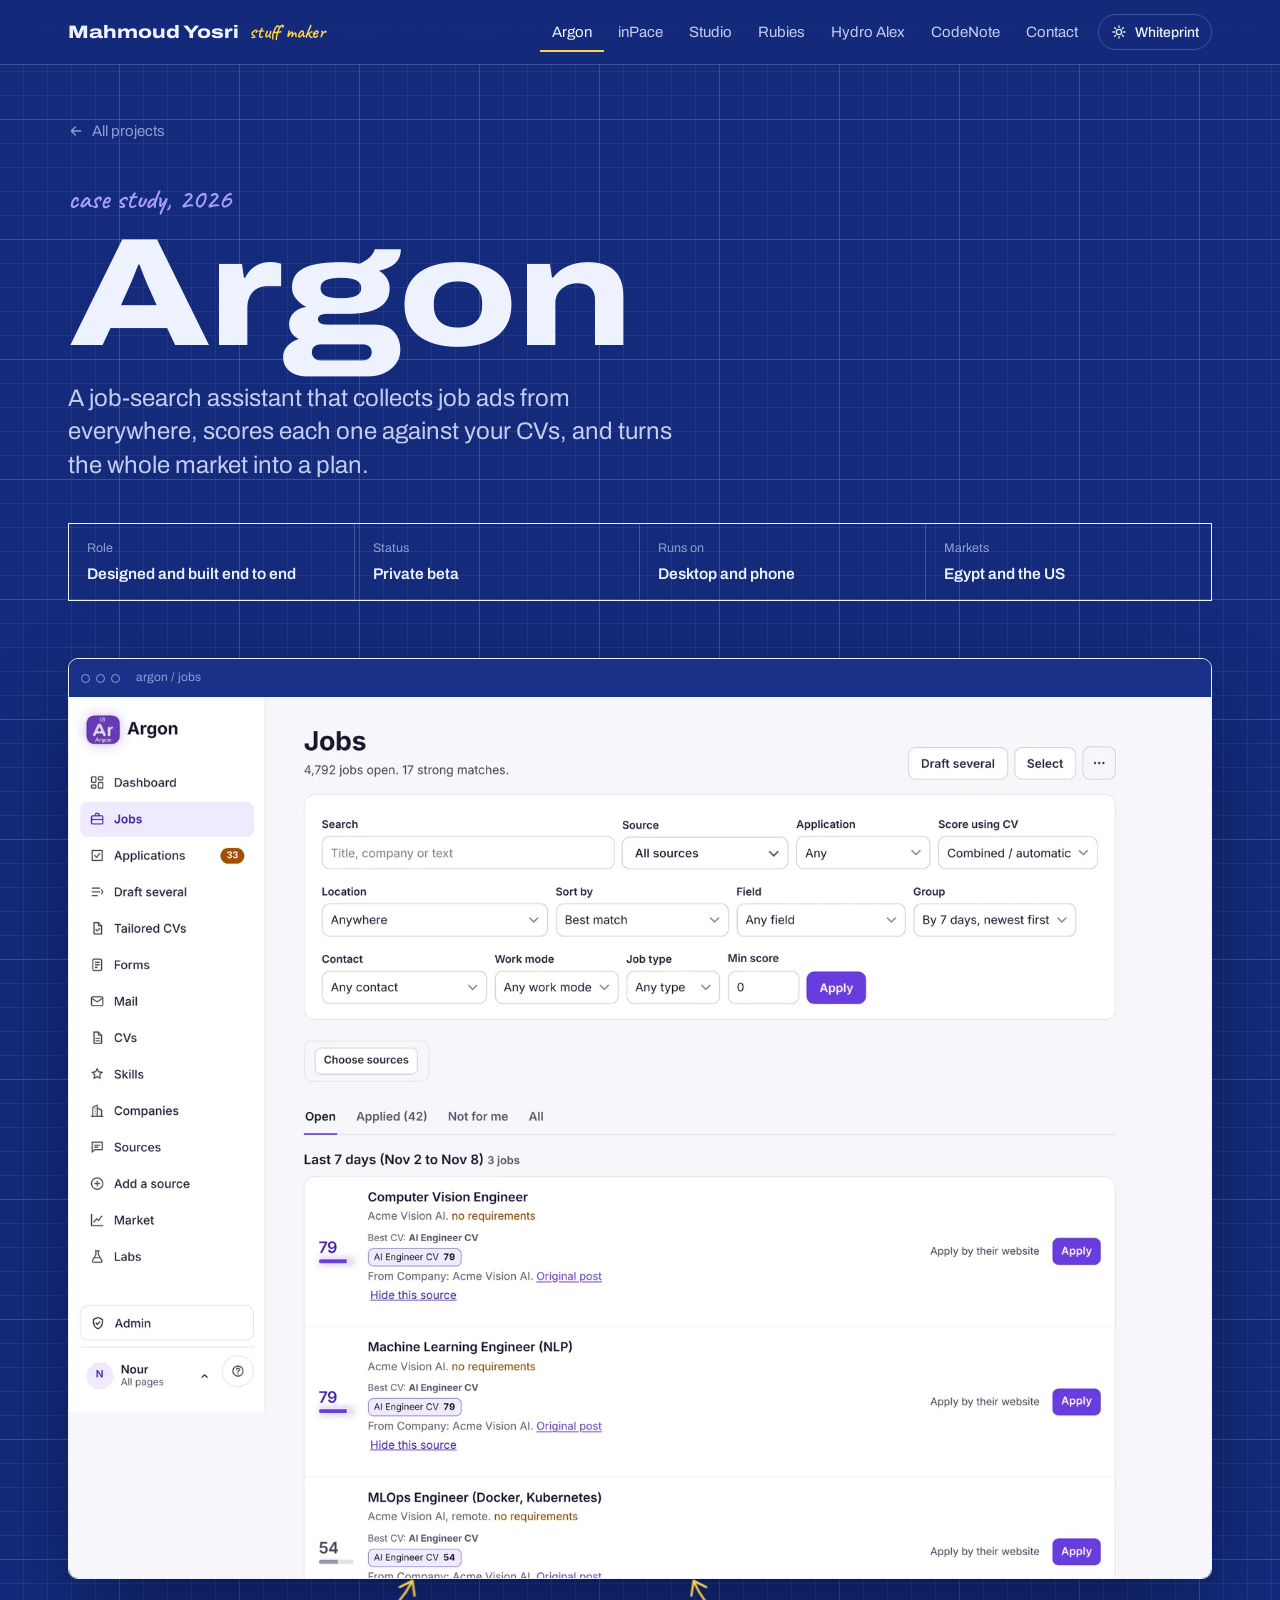
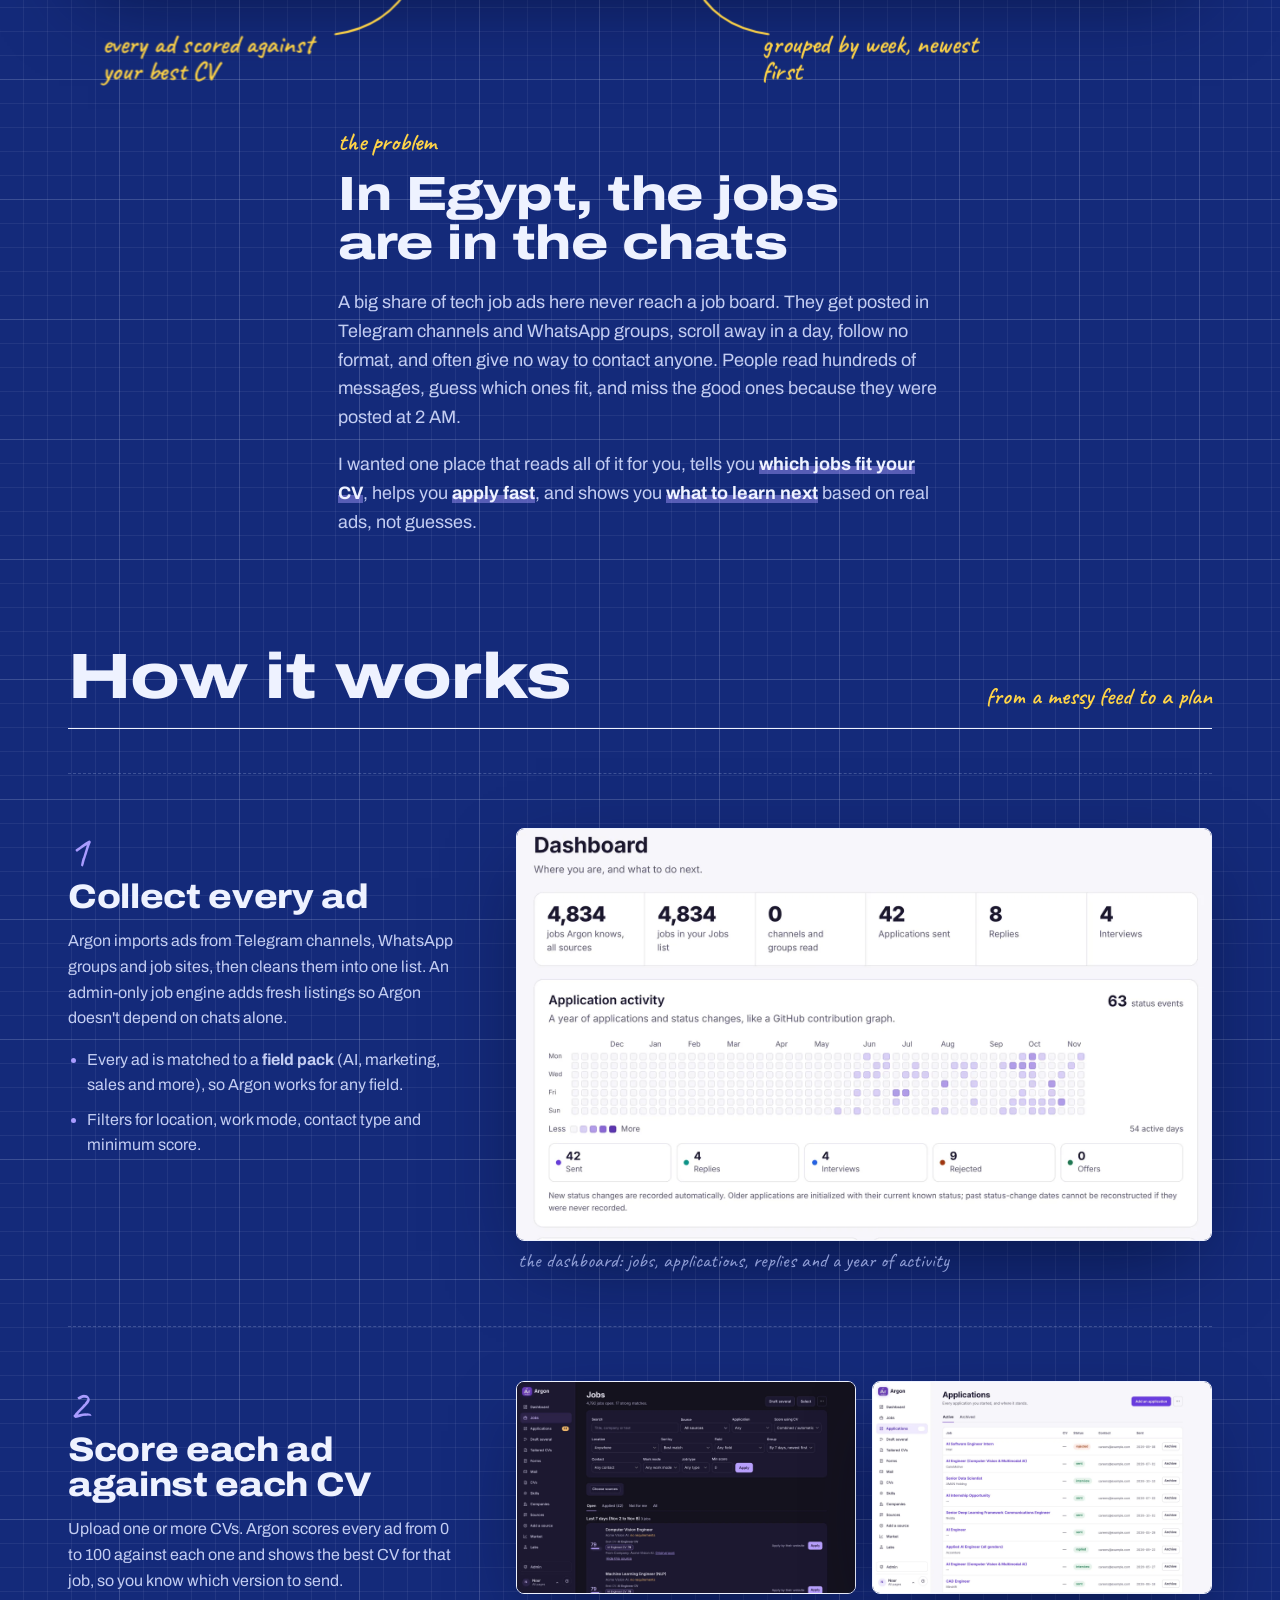
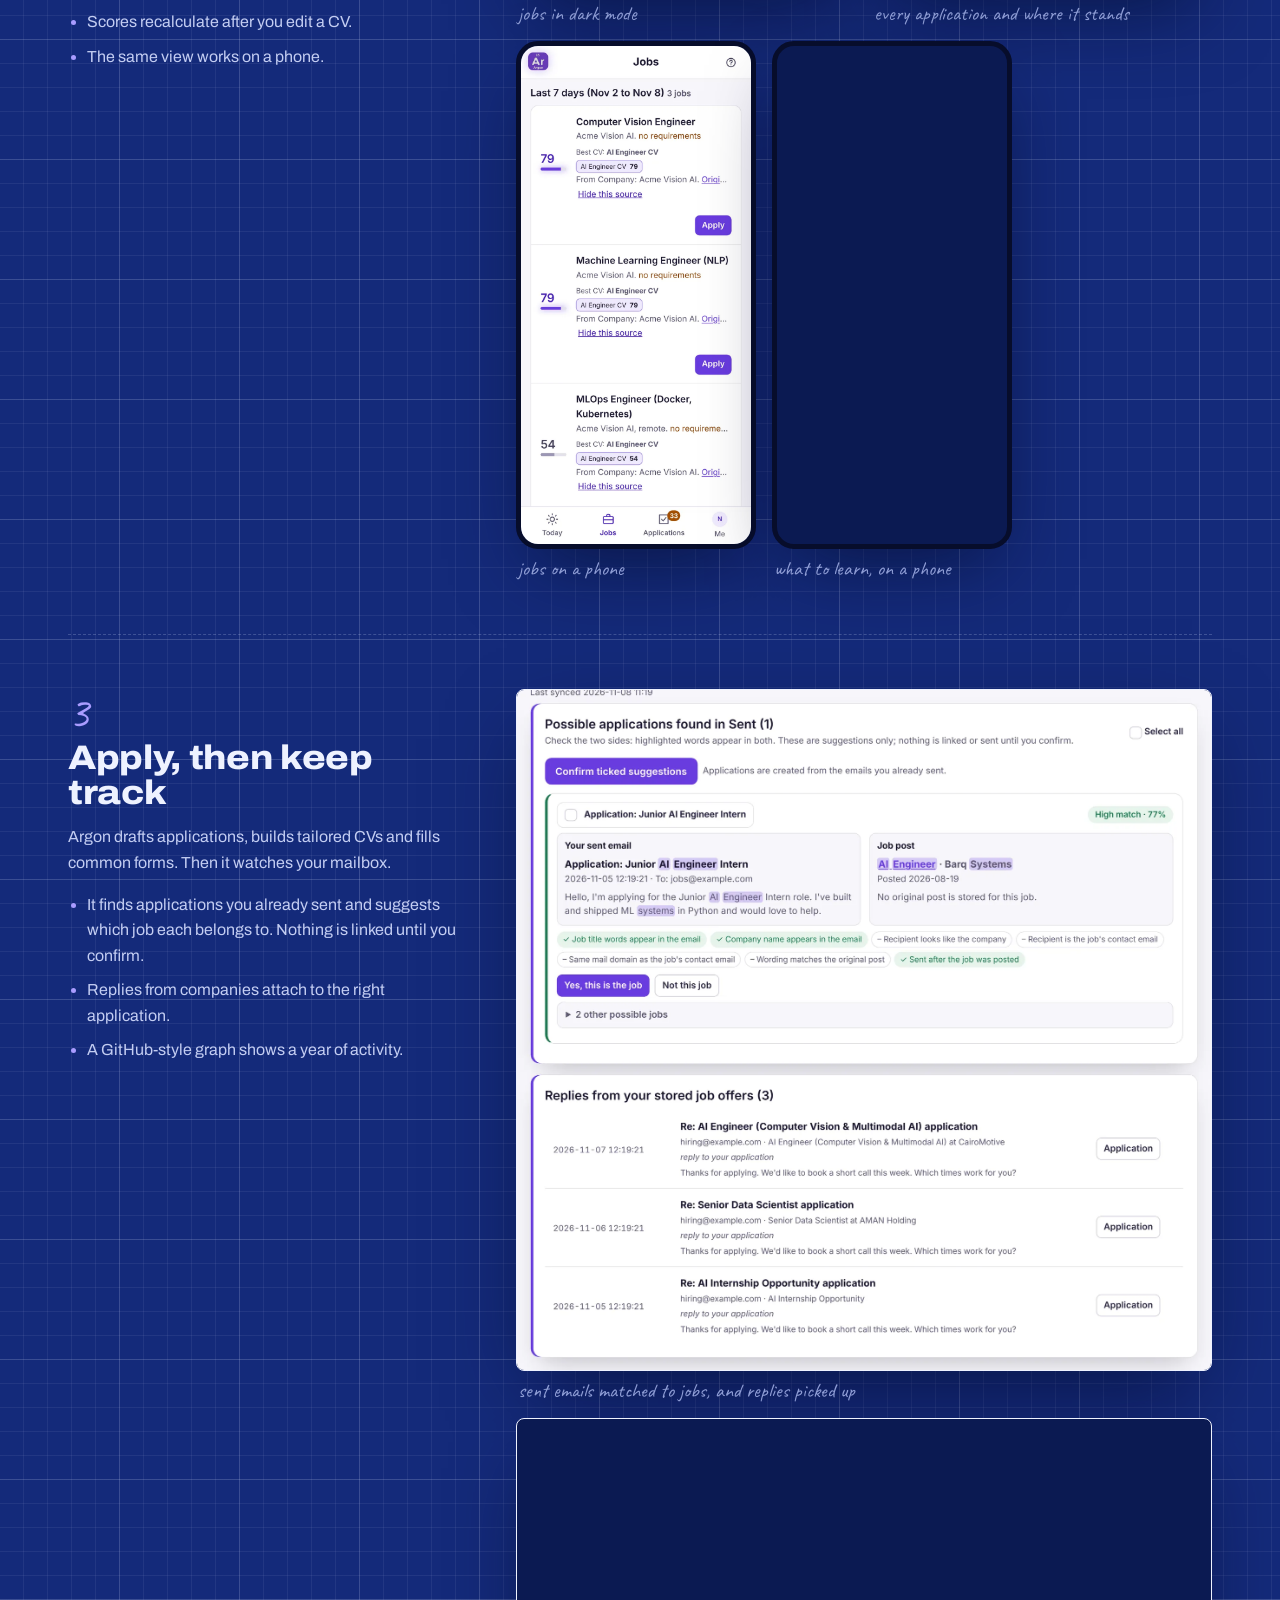
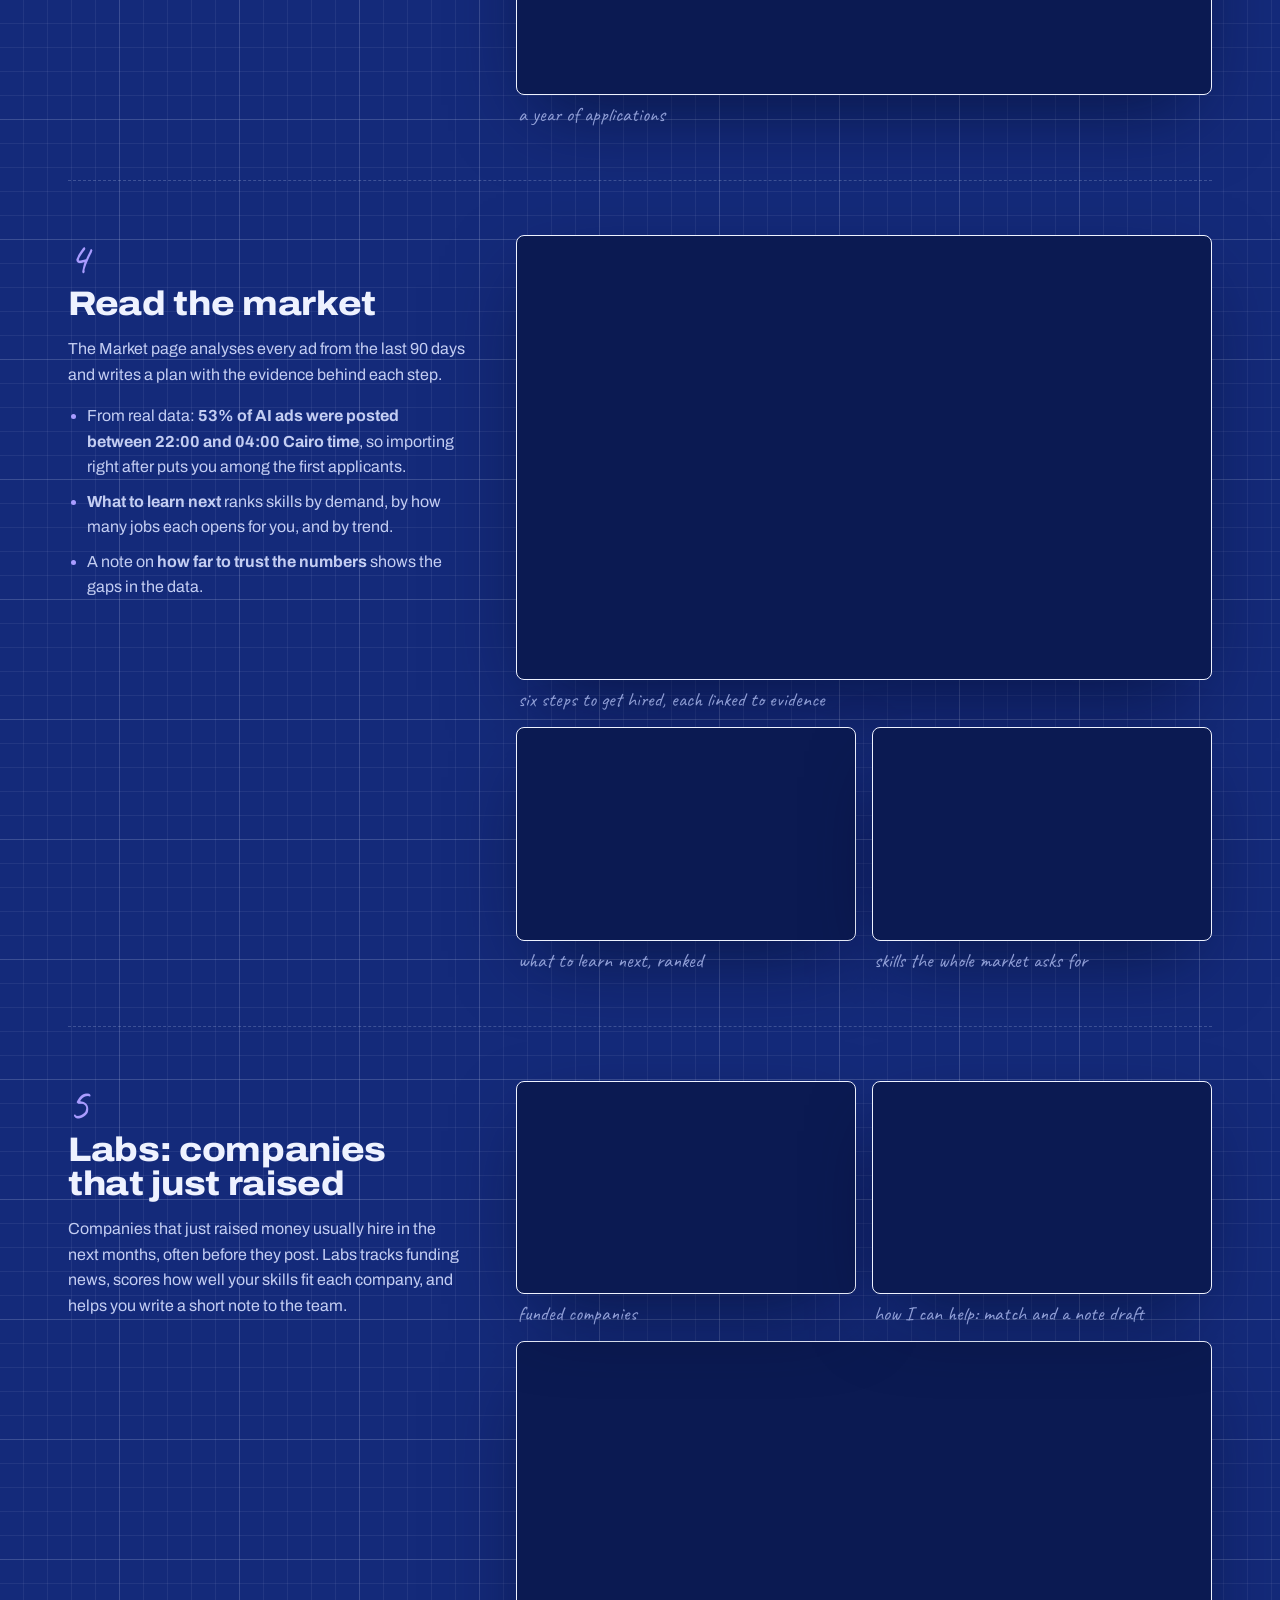
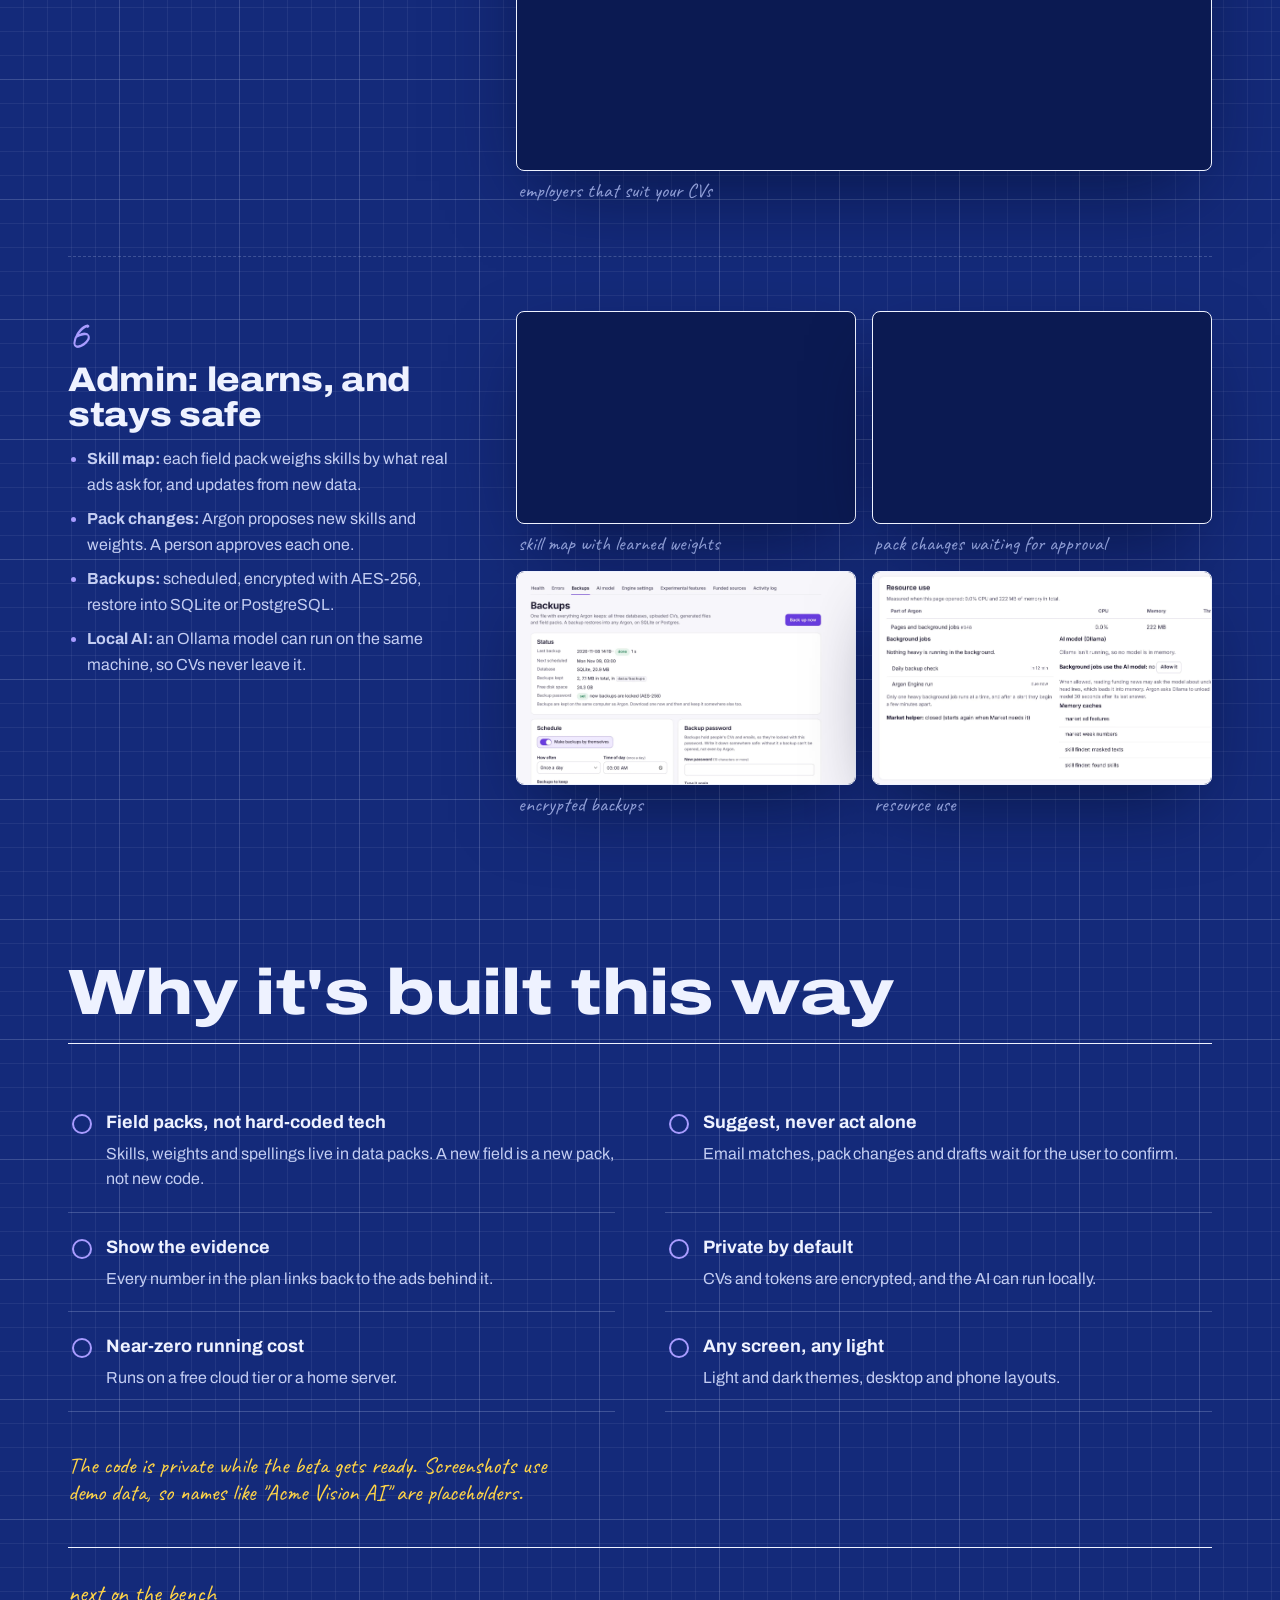
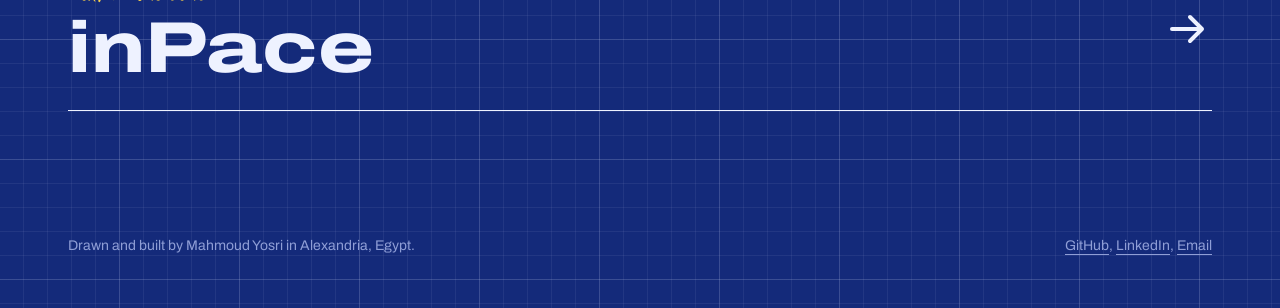
<file: argon.html>
<!doctype html>
<html lang="en">
<head>
<meta charset="utf-8">
<meta name="viewport" content="width=device-width, initial-scale=1">
<title>Argon | Mahmoud Yosri</title>
<meta name="description" content="Argon collects job ads from Telegram, WhatsApp and job sites, scores them against your CVs and shows what the market wants.">
<meta property="og:title" content="Argon | Mahmoud Yosri">
<meta property="og:description" content="Argon collects job ads from Telegram, WhatsApp and job sites, scores them against your CVs and shows what the market wants.">
<meta property="og:type" content="website">
<meta property="og:url" content="https://mahmoudyosrimahmoud13.github.io/argon.html">
<meta property="og:image" content="https://mahmoudyosrimahmoud13.github.io/img/og.webp">
<meta name="theme-color" content="#142a7a">
<link rel="icon" href="favicon.svg" type="image/svg+xml">
<link rel="preconnect" href="https://fonts.googleapis.com">
<link rel="preconnect" href="https://fonts.gstatic.com" crossorigin>
<link href="https://fonts.googleapis.com/css2?family=Archivo:wdth,wght@100..125,400..800&family=Caveat:wght@500;600;700&display=swap" rel="stylesheet">
<link rel="stylesheet" href="assets/style.css">
<script src="assets/site.js"></script>
</head>
<body class="case argon">
<header class="topbar">
  <div class="wrap">
    <a class="brand" href="index.html"><b>Mahmoud Yosri</b><span class="hand">stuff maker</span></a>
    <nav class="nav" aria-label="Main">
      <a href="argon.html" aria-current="page" class="hide-sm">Argon</a>
      <a href="inpace.html" class="hide-sm">inPace</a>
      <a href="studio.html" class="hide-sm">Studio</a>
      <a href="rubies.html" class="hide-sm">Rubies</a>
      <a href="hydro-alex.html" class="hide-sm">Hydro Alex</a>
      <a href="codenote.html" class="hide-sm">CodeNote</a>
      <a href="index.html#contact">Contact</a>
      <button class="theme-btn" type="button" data-theme-toggle><svg viewBox="0 0 24 24" fill="none" stroke="currentColor" stroke-width="2" stroke-linecap="round" stroke-linejoin="round" aria-hidden="true"><path d="M12 3v2M12 19v2M3 12h2M19 12h2M5.6 5.6l1.4 1.4M17 17l1.4 1.4M5.6 18.4L7 17M17 7l1.4-1.4M12 8a4 4 0 1 0 0 8 4 4 0 0 0 0-8z"/></svg><span>Whiteprint</span></button>
    </nav>
  </div>
</header>

<main>
  <section class="case-hero">
    <div class="wrap">
      <a class="back" href="index.html#work"><svg viewBox="0 0 24 24" fill="none" stroke="currentColor" stroke-width="2" stroke-linecap="round" stroke-linejoin="round" aria-hidden="true"><path d="M19 12H5M11 6l-6 6 6 6"/></svg>All projects</a>
      <div class="kind">case study, 2026</div>
      <h1>Argon</h1>
      <p class="lede">A job-search assistant that collects job ads from everywhere, scores each one against your CVs, and turns the whole market into a plan.</p>
      
      <dl class="facts"><div><dt>Role</dt><dd>Designed and built end to end</dd></div><div><dt>Status</dt><dd>Private beta</dd></div><div><dt>Runs on</dt><dd>Desktop and phone</dd></div><div><dt>Markets</dt><dd>Egypt and the US</dd></div></dl>
    </div>
  </section>

  <div class="wrap"><div class="cover"><div class="rig"><div class="tilt">
  <div class="browser"><div class="bar"><i></i><i></i><i></i><span>argon / jobs</span></div><img src="img/argon/01-jobs-scored-by-week.webp" alt="Argon Jobs page: ads grouped by week, each scored against the best CV" loading="lazy"></div>
  <div class="note" style="left:6%;top:102%"><svg style="right:-84px;top:-58px" viewBox="0 0 90 70" aria-hidden="true"><path d="M4,62 C32,58 60,44 76,12 M76,12 L64,18 M76,12 L78,26"/></svg><span class="t">every ad scored against your best CV</span></div><div class="note" style="left:60%;top:102%"><svg style="left:-78px;top:-58px" viewBox="0 0 90 70" aria-hidden="true"><path d="M84,62 C58,58 28,46 14,12 M14,12 L12,26 M14,12 L26,18"/></svg><span class="t">grouped by week, newest first</span></div>
</div></div></div></div>

  <section>
    <div class="wrap prose">
      <div class="margin-note">the problem</div>
      <h2>In Egypt, the jobs are in the chats</h2>
      <p>A big share of tech job ads here never reach a job board. They get posted in Telegram channels and WhatsApp groups, scroll away in a day, follow no format, and often give no way to contact anyone. People read hundreds of messages, guess which ones fit, and miss the good ones because they were posted at 2 AM.</p>
      <p>I wanted one place that reads all of it for you, tells you <strong>which jobs fit your CV</strong>, helps you <strong>apply fast</strong>, and shows you <strong>what to learn next</strong> based on real ads, not guesses.</p>
    </div>
  </section>

  <section style="padding-top:0">
    <div class="wrap">
      <div class="sheet-head"><h2>How it works</h2><span class="hand">from a messy feed to a plan</span></div>
      <div class="chapter">
  <div class="text"><span class="step">1</span><h3>Collect every ad</h3><p>Argon imports ads from Telegram channels, WhatsApp groups and job sites, then cleans them into one list. An admin-only job engine adds fresh listings so Argon doesn't depend on chats alone.</p><ul><li>Every ad is matched to a <b>field pack</b> (AI, marketing, sales and more), so Argon works for any field.</li><li>Filters for location, work mode, contact type and minimum score.</li></ul></div>
  <div><figure><div class="shot "><img src="img/argon/02-dashboard.webp" alt="the dashboard: jobs, applications, replies and a year of activity" loading="lazy" decoding="async"></div><figcaption>the dashboard: jobs, applications, replies and a year of activity</figcaption></figure></div>
</div>
      <div class="chapter">
  <div class="text"><span class="step">2</span><h3>Score each ad against each CV</h3><p>Upload one or more CVs. Argon scores every ad from 0 to 100 against each one and shows the best CV for that job, so you know which version to send.</p><ul><li>Scores recalculate after you edit a CV.</li><li>The same view works on a phone.</li></ul></div>
  <div><div class="shots two"><figure><div class="shot crop"><img src="img/argon/17-jobs-dark.webp" alt="jobs in dark mode" loading="lazy" decoding="async"></div><figcaption>jobs in dark mode</figcaption></figure><figure><div class="shot crop"><img src="img/argon/06-applications.webp" alt="every application and where it stands" loading="lazy" decoding="async"></div><figcaption>every application and where it stands</figcaption></figure></div><div class="shots phones-2" style="margin-top:16px"><figure><div class="shot phone"><img src="img/argon/19-phone-jobs.webp" alt="jobs on a phone" loading="lazy" decoding="async"></div><figcaption>jobs on a phone</figcaption></figure><figure><div class="shot phone"><img src="img/argon/20-phone-what-to-learn.webp" alt="what to learn, on a phone" loading="lazy" decoding="async"></div><figcaption>what to learn, on a phone</figcaption></figure></div></div>
</div>
      <div class="chapter">
  <div class="text"><span class="step">3</span><h3>Apply, then keep track</h3><p>Argon drafts applications, builds tailored CVs and fills common forms. Then it watches your mailbox.</p><ul><li>It finds applications you already sent and suggests which job each belongs to. Nothing is linked until you confirm.</li><li>Replies from companies attach to the right application.</li><li>A GitHub-style graph shows a year of activity.</li></ul></div>
  <div><figure><div class="shot "><img src="img/argon/08-mail-matches-sent-emails.webp" alt="sent emails matched to jobs, and replies picked up" loading="lazy" decoding="async"></div><figcaption>sent emails matched to jobs, and replies picked up</figcaption></figure><div style="margin-top:16px"><figure><div class="shot "><img src="img/argon/07-application-activity.webp" alt="a year of applications" loading="lazy" decoding="async"></div><figcaption>a year of applications</figcaption></figure></div></div>
</div>
      <div class="chapter">
  <div class="text"><span class="step">4</span><h3>Read the market</h3><p>The Market page analyses every ad from the last 90 days and writes a plan with the evidence behind each step.</p><ul><li>From real data: <b>53% of AI ads were posted between 22:00 and 04:00 Cairo time</b>, so importing right after puts you among the first applicants.</li><li><b>What to learn next</b> ranks skills by demand, by how many jobs each opens for you, and by trend.</li><li>A note on <b>how far to trust the numbers</b> shows the gaps in the data.</li></ul></div>
  <div><figure><div class="shot "><img src="img/argon/03-market-for-you.webp" alt="six steps to get hired, each linked to evidence" loading="lazy" decoding="async"></div><figcaption>six steps to get hired, each linked to evidence</figcaption></figure><div class="shots two" style="margin-top:16px"><figure><div class="shot crop"><img src="img/argon/04-what-to-learn.webp" alt="what to learn next, ranked" loading="lazy" decoding="async"></div><figcaption>what to learn next, ranked</figcaption></figure><figure><div class="shot crop"><img src="img/argon/05-whole-market.webp" alt="skills the whole market asks for" loading="lazy" decoding="async"></div><figcaption>skills the whole market asks for</figcaption></figure></div></div>
</div>
      <div class="chapter">
  <div class="text"><span class="step">5</span><h3>Labs: companies that just raised</h3><p>Companies that just raised money usually hire in the next months, often before they post. Labs tracks funding news, scores how well your skills fit each company, and helps you write a short note to the team.</p></div>
  <div><div class="shots two"><figure><div class="shot crop"><img src="img/argon/09-funded-companies.webp" alt="funded companies" loading="lazy" decoding="async"></div><figcaption>funded companies</figcaption></figure><figure><div class="shot crop"><img src="img/argon/10-funded-how-i-can-help.webp" alt="how I can help: match and a note draft" loading="lazy" decoding="async"></div><figcaption>how I can help: match and a note draft</figcaption></figure></div><div style="margin-top:16px"><figure><div class="shot "><img src="img/argon/11-companies-just-raised.webp" alt="employers that suit your CVs" loading="lazy" decoding="async"></div><figcaption>employers that suit your CVs</figcaption></figure></div></div>
</div>
      <div class="chapter">
  <div class="text"><span class="step">6</span><h3>Admin: learns, and stays safe</h3><ul><li><b>Skill map:</b> each field pack weighs skills by what real ads ask for, and updates from new data.</li><li><b>Pack changes:</b> Argon proposes new skills and weights. A person approves each one.</li><li><b>Backups:</b> scheduled, encrypted with AES-256, restore into SQLite or PostgreSQL.</li><li><b>Local AI:</b> an Ollama model can run on the same machine, so CVs never leave it.</li></ul></div>
  <div><div class="shots two"><figure><div class="shot crop"><img src="img/argon/12-admin-skill-map.webp" alt="skill map with learned weights" loading="lazy" decoding="async"></div><figcaption>skill map with learned weights</figcaption></figure><figure><div class="shot crop"><img src="img/argon/13-admin-pack-changes.webp" alt="pack changes waiting for approval" loading="lazy" decoding="async"></div><figcaption>pack changes waiting for approval</figcaption></figure><figure><div class="shot crop"><img src="img/argon/14-admin-backups.webp" alt="encrypted backups" loading="lazy" decoding="async"></div><figcaption>encrypted backups</figcaption></figure><figure><div class="shot crop"><img src="img/argon/15-admin-resource-use.webp" alt="resource use" loading="lazy" decoding="async"></div><figcaption>resource use</figcaption></figure></div></div>
</div>
    </div>
  </section>

  <section style="padding-top:0">
    <div class="wrap">
      <div class="sheet-head"><h2>Why it's built this way</h2></div>
      <ul class="decisions">
        <li><b>Field packs, not hard-coded tech</b>Skills, weights and spellings live in data packs. A new field is a new pack, not new code.</li>
        <li><b>Suggest, never act alone</b>Email matches, pack changes and drafts wait for the user to confirm.</li>
        <li><b>Show the evidence</b>Every number in the plan links back to the ads behind it.</li>
        <li><b>Private by default</b>CVs and tokens are encrypted, and the AI can run locally.</li>
        <li><b>Near-zero running cost</b>Runs on a free cloud tier or a home server.</li>
        <li><b>Any screen, any light</b>Light and dark themes, desktop and phone layouts.</li>
      </ul>
      <p class="private" style="margin-top:40px">The code is private while the beta gets ready. Screenshots use demo data, so names like "Acme Vision AI" are placeholders.</p>
      <a class="next-project" href="inpace.html"><span><small>next on the bench</small><b>inPace</b></span><svg viewBox="0 0 24 24" fill="none" stroke="currentColor" stroke-width="2" stroke-linecap="round" stroke-linejoin="round" aria-hidden="true"><path d="M4 12h15M13 6l6 6-6 6"/></svg></a>
    </div>
  </section>
</main>
<footer>
  <div class="wrap">
    <span>Drawn and built by Mahmoud Yosri in Alexandria, Egypt.</span>
    <span><a href="https://github.com/mahmoudyosrimahmoud13">GitHub</a>, <a href="https://www.linkedin.com/in/mahmoud-yosri-b30a89212">LinkedIn</a>, <a href="mailto:mahmooudyosri@gmail.com">Email</a></span>
  </div>
</footer>
</body>
</html>
</file>
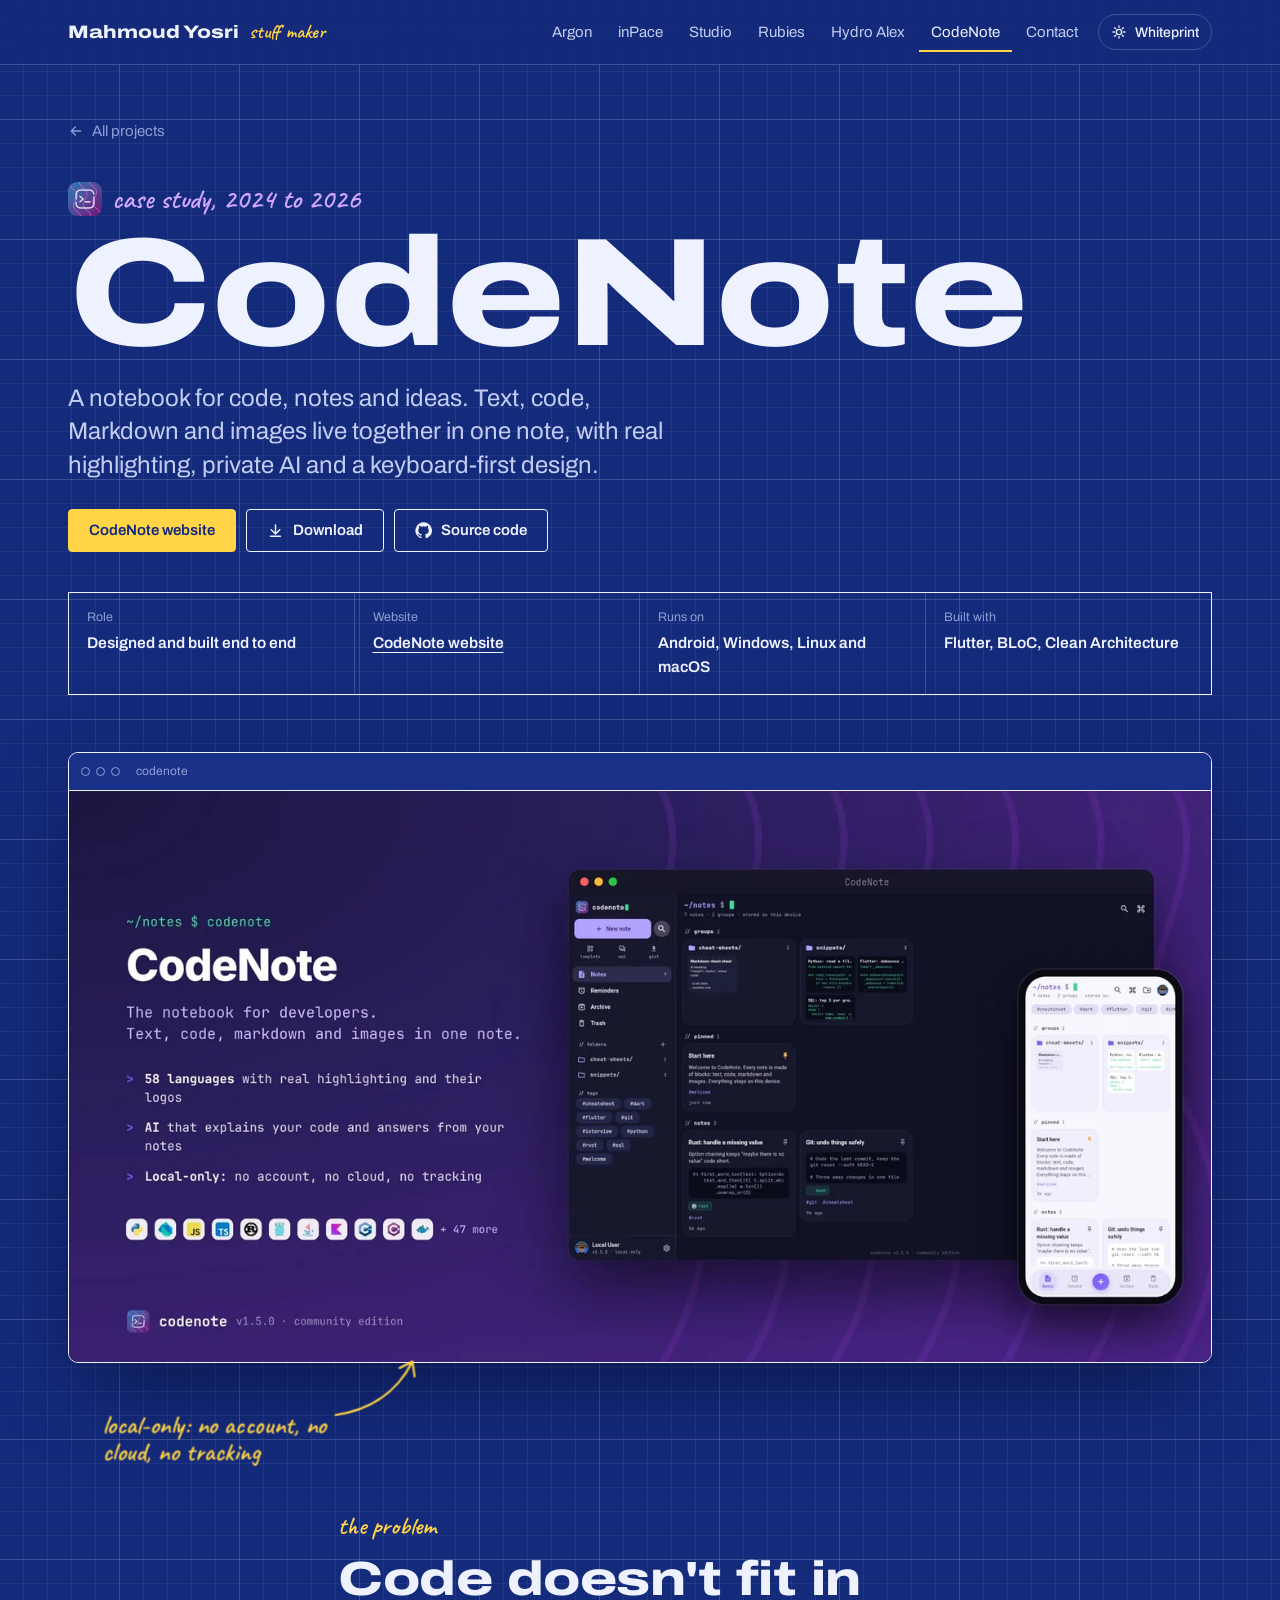
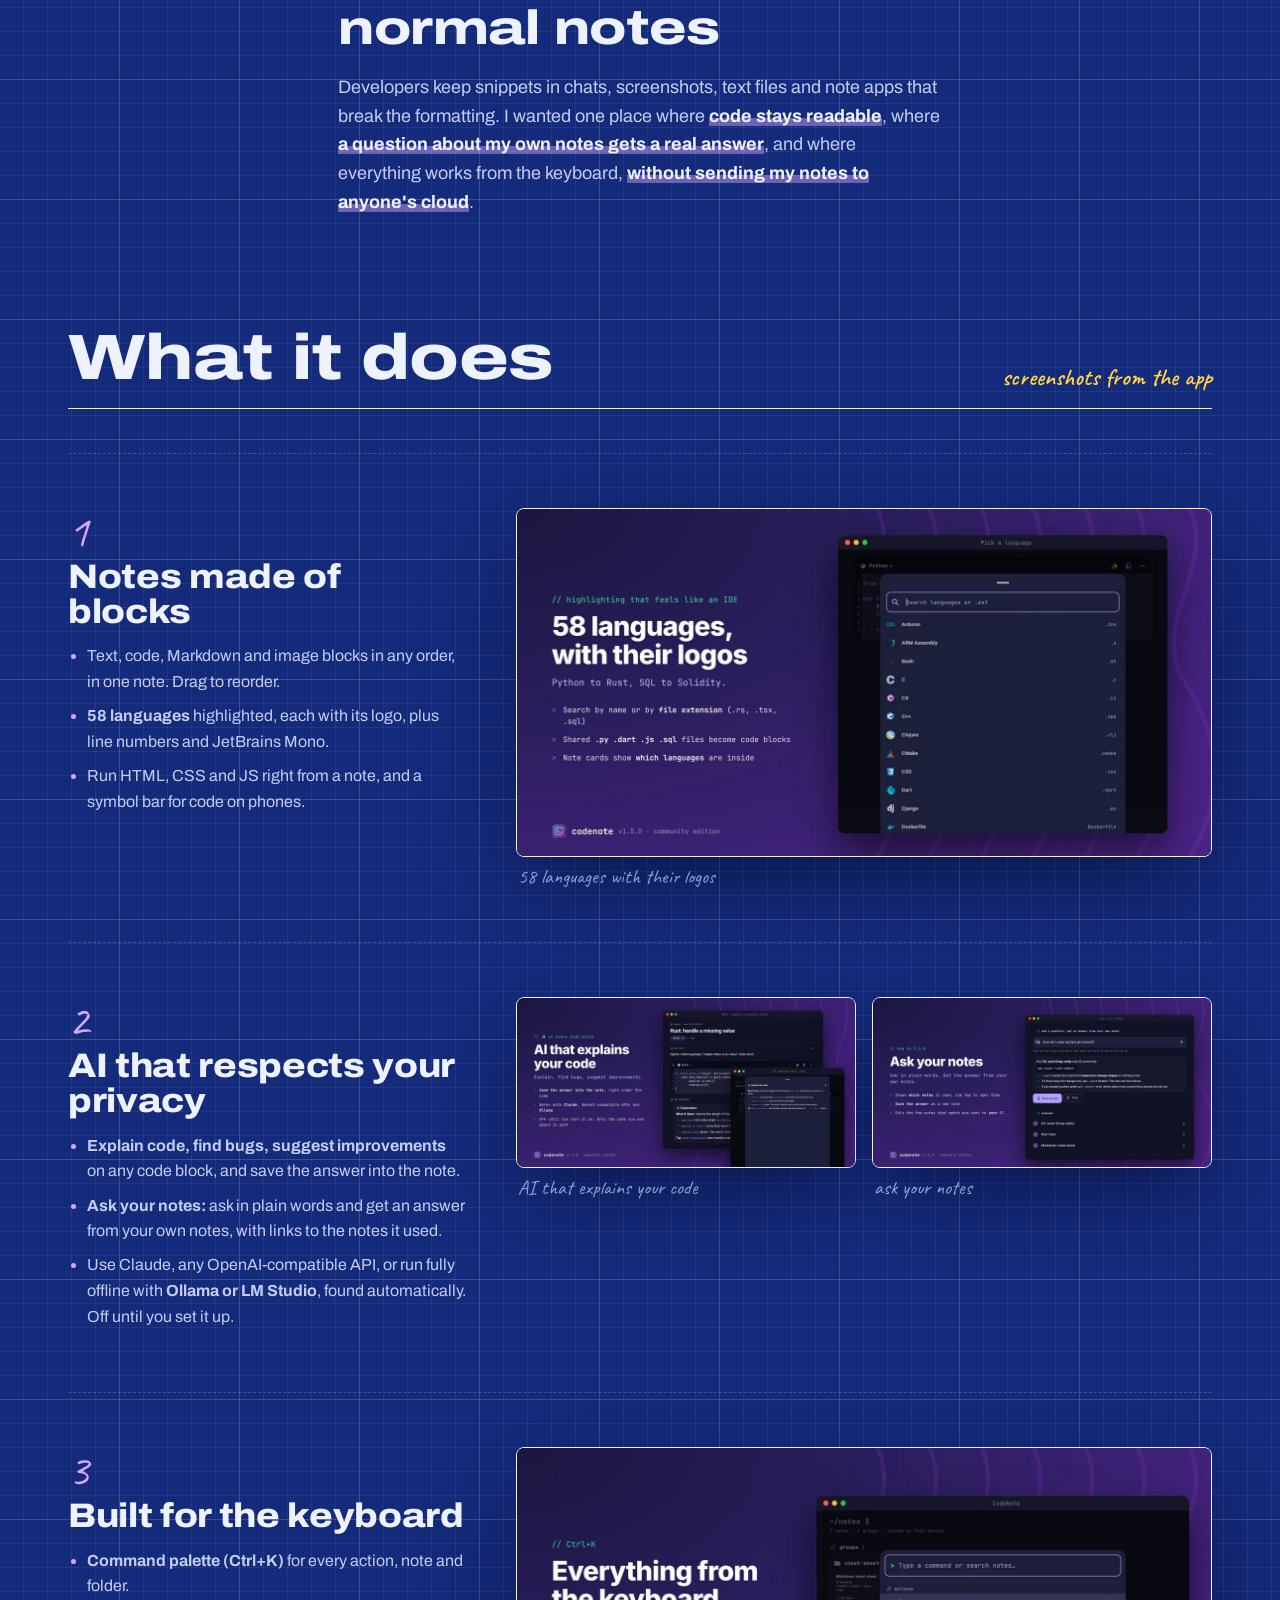
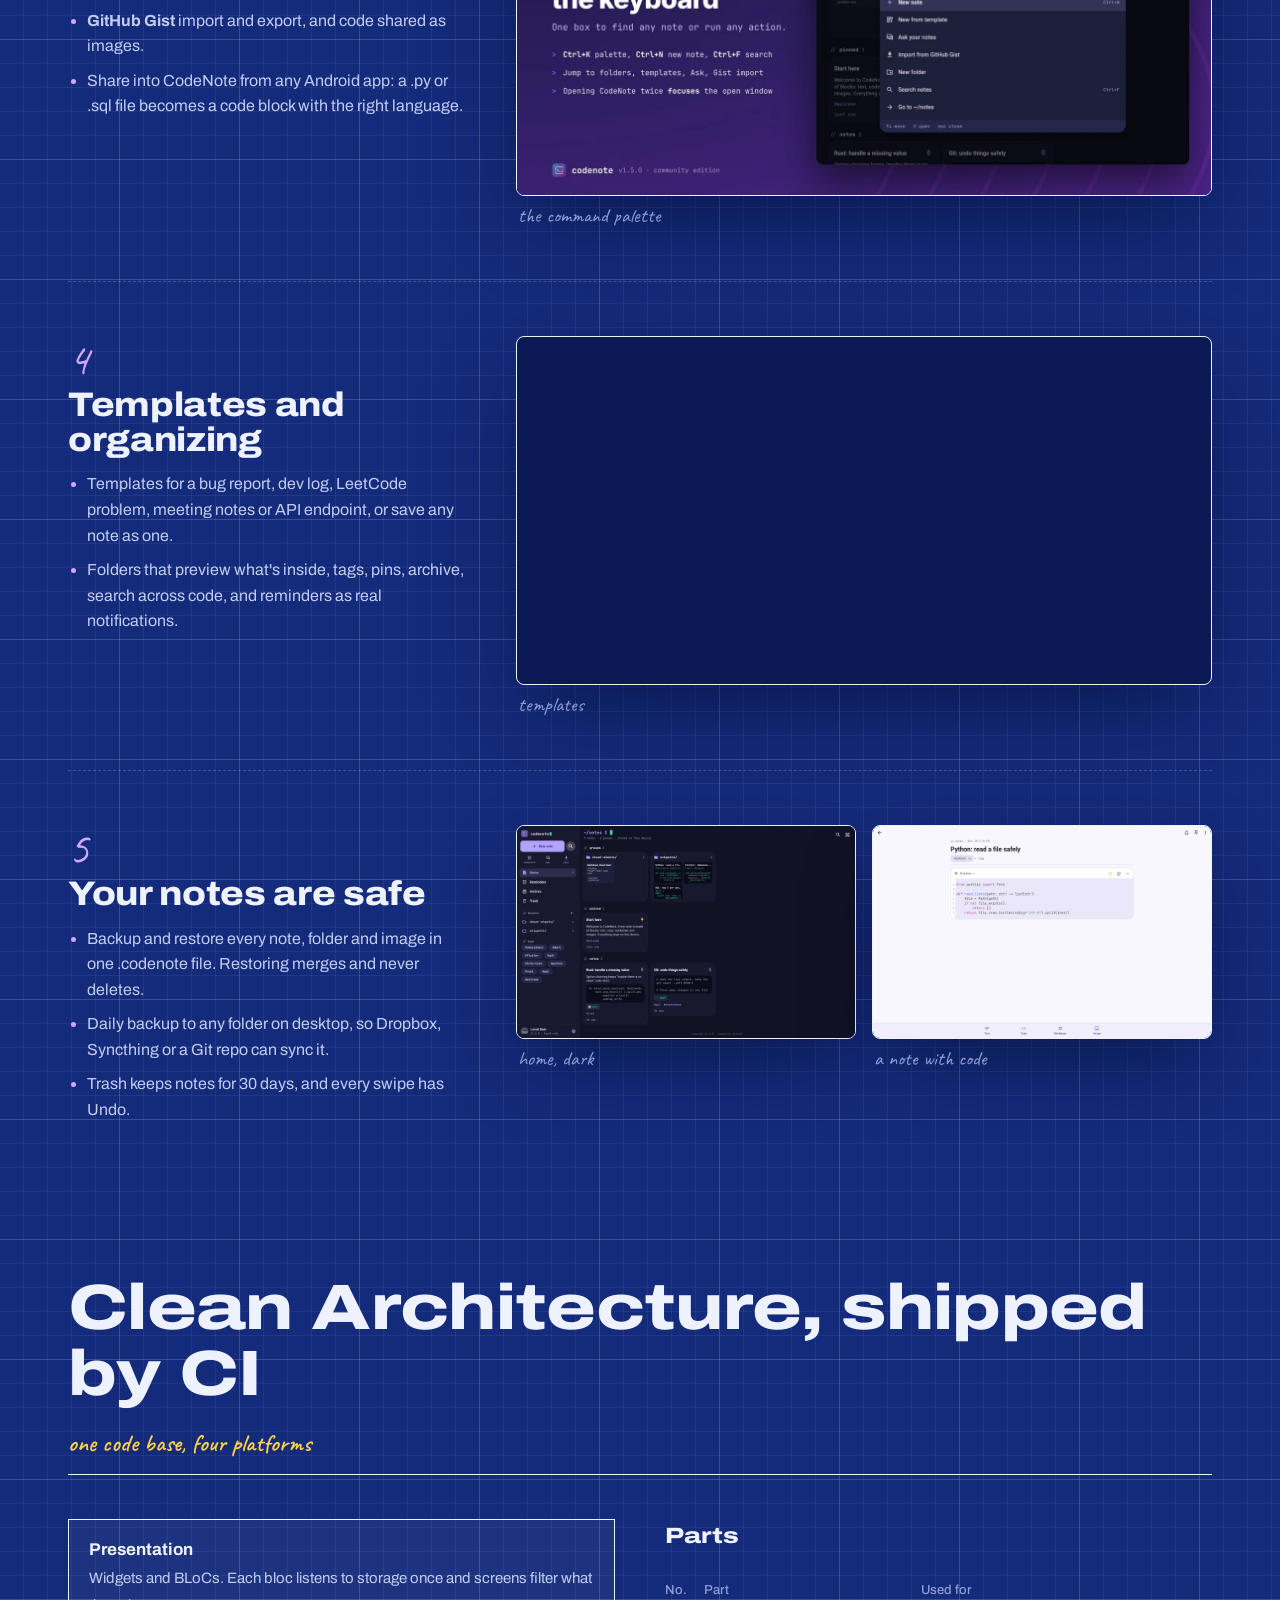
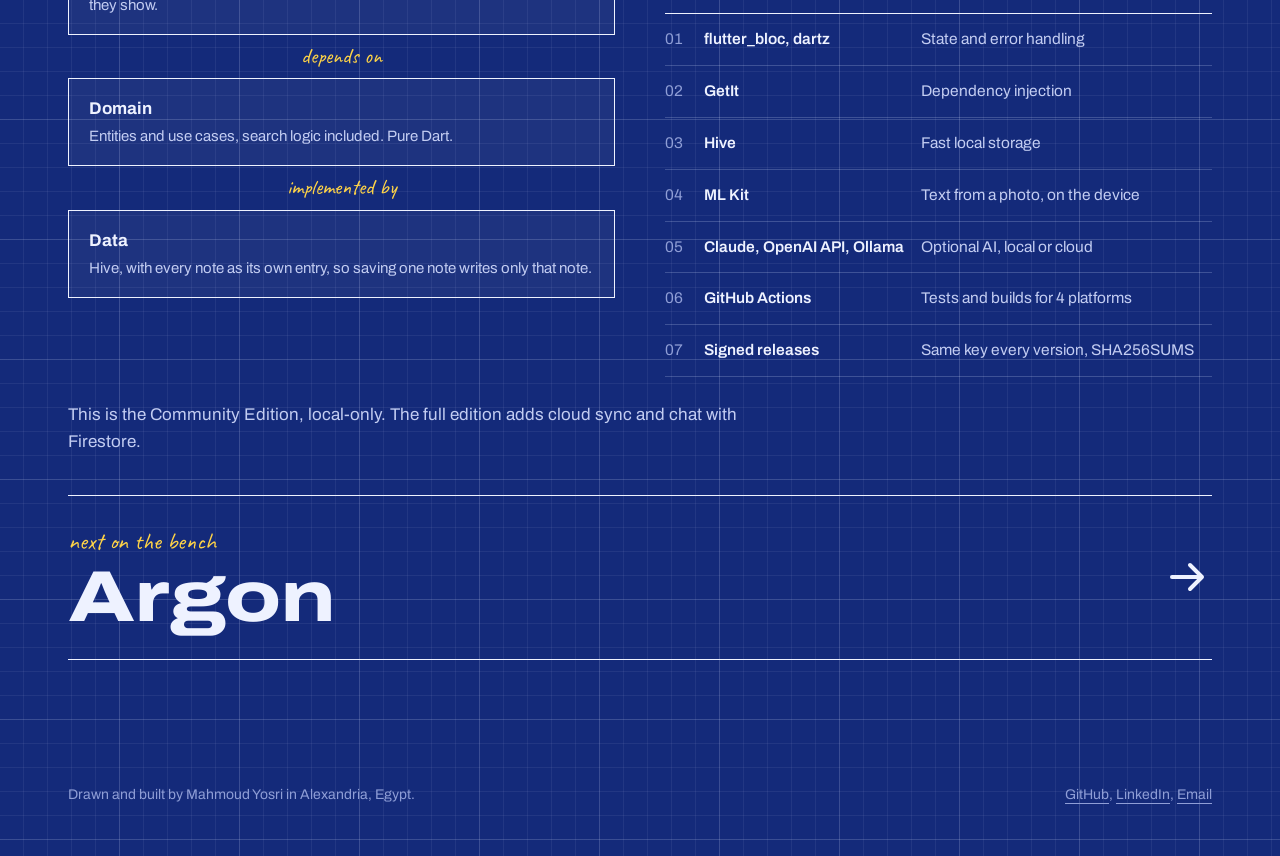
<file: codenote.html>
<!doctype html>
<html lang="en">
<head>
<meta charset="utf-8">
<meta name="viewport" content="width=device-width, initial-scale=1">
<title>CodeNote | Mahmoud Yosri</title>
<meta name="description" content="CodeNote is a Flutter notebook for developers on Android, Windows, Linux and macOS: text, code, Markdown and images in one note, 58 languages, private AI and a command palette.">
<meta property="og:title" content="CodeNote | Mahmoud Yosri">
<meta property="og:description" content="CodeNote is a Flutter notebook for developers on Android, Windows, Linux and macOS: text, code, Markdown and images in one note, 58 languages, private AI and a command palette.">
<meta property="og:type" content="website">
<meta property="og:url" content="https://mahmoudyosrimahmoud13.github.io/codenote.html">
<meta property="og:image" content="https://mahmoudyosrimahmoud13.github.io/img/og.webp">
<meta name="theme-color" content="#142a7a">
<link rel="icon" href="favicon.svg" type="image/svg+xml">
<link rel="preconnect" href="https://fonts.googleapis.com">
<link rel="preconnect" href="https://fonts.gstatic.com" crossorigin>
<link href="https://fonts.googleapis.com/css2?family=Archivo:wdth,wght@100..125,400..800&family=Caveat:wght@500;600;700&display=swap" rel="stylesheet">
<link rel="stylesheet" href="assets/style.css">
<script src="assets/site.js"></script>
</head>
<body class="case codenote">
<header class="topbar">
  <div class="wrap">
    <a class="brand" href="index.html"><b>Mahmoud Yosri</b><span class="hand">stuff maker</span></a>
    <nav class="nav" aria-label="Main">
      <a href="argon.html" class="hide-sm">Argon</a>
      <a href="inpace.html" class="hide-sm">inPace</a>
      <a href="studio.html" class="hide-sm">Studio</a>
      <a href="rubies.html" class="hide-sm">Rubies</a>
      <a href="hydro-alex.html" class="hide-sm">Hydro Alex</a>
      <a href="codenote.html" aria-current="page" class="hide-sm">CodeNote</a>
      <a href="index.html#contact">Contact</a>
      <button class="theme-btn" type="button" data-theme-toggle><svg viewBox="0 0 24 24" fill="none" stroke="currentColor" stroke-width="2" stroke-linecap="round" stroke-linejoin="round" aria-hidden="true"><path d="M12 3v2M12 19v2M3 12h2M19 12h2M5.6 5.6l1.4 1.4M17 17l1.4 1.4M5.6 18.4L7 17M17 7l1.4-1.4M12 8a4 4 0 1 0 0 8 4 4 0 0 0 0-8z"/></svg><span>Whiteprint</span></button>
    </nav>
  </div>
</header>

<main>
  <section class="case-hero">
    <div class="wrap">
      <a class="back" href="index.html#work"><svg viewBox="0 0 24 24" fill="none" stroke="currentColor" stroke-width="2" stroke-linecap="round" stroke-linejoin="round" aria-hidden="true"><path d="M19 12H5M11 6l-6 6 6 6"/></svg>All projects</a>
      <div class="kind"><img src="img/codenote/logo.webp" alt="">case study, 2024 to 2026</div>
      <h1>CodeNote</h1>
      <p class="lede">A notebook for code, notes and ideas. Text, code, Markdown and images live together in one note, with real highlighting, private AI and a keyboard-first design.</p>
      <div class="actions"><a class="btn solid" href="https://mahmoudyosrimahmoud13.github.io/code_note/">CodeNote website</a><a class="btn" href="https://github.com/mahmoudyosrimahmoud13/code_note/releases/latest"><svg viewBox="0 0 24 24" fill="none" stroke="currentColor" stroke-width="2" stroke-linecap="round" stroke-linejoin="round" aria-hidden="true"><path d="M12 4v12M6 11l6 6 6-6M5 20h14"/></svg>Download</a><a class="btn" href="https://github.com/mahmoudyosrimahmoud13/code_note"><svg viewBox="0 0 24 24" fill="currentColor" aria-hidden="true"><path d="M12 .5a11.5 11.5 0 0 0-3.64 22.41c.58.1.79-.25.79-.56v-2c-3.2.7-3.88-1.37-3.88-1.37-.53-1.33-1.28-1.69-1.28-1.69-1.05-.71.08-.7.08-.7 1.16.08 1.77 1.19 1.77 1.19 1.03 1.77 2.7 1.26 3.36.96.1-.75.4-1.26.73-1.55-2.55-.29-5.24-1.28-5.24-5.68 0-1.26.45-2.28 1.19-3.09-.12-.29-.52-1.46.11-3.05 0 0 .97-.31 3.17 1.18a11 11 0 0 1 5.77 0c2.2-1.49 3.17-1.18 3.17-1.18.63 1.59.23 2.76.11 3.05.74.81 1.19 1.83 1.19 3.09 0 4.41-2.69 5.38-5.26 5.67.41.36.78 1.06.78 2.14v3.17c0 .31.21.67.8.56A11.5 11.5 0 0 0 12 .5z"/></svg>Source code</a></div>
      <dl class="facts"><div><dt>Role</dt><dd>Designed and built end to end</dd></div><div><dt>Website</dt><dd><a href="https://mahmoudyosrimahmoud13.github.io/code_note/">CodeNote website</a></dd></div><div><dt>Runs on</dt><dd>Android, Windows, Linux and macOS</dd></div><div><dt>Built with</dt><dd>Flutter, BLoC, Clean Architecture</dd></div></dl>
    </div>
  </section>

  <div class="wrap"><div class="cover"><div class="rig"><div class="tilt">
  <div class="browser"><div class="bar"><i></i><i></i><i></i><span>codenote</span></div><img src="img/codenote/poster-1.webp" alt="CodeNote: the notebook for developers" loading="lazy"></div>
  <div class="note" style="left:6%;top:104%"><svg style="right:-84px;top:-58px" viewBox="0 0 90 70" aria-hidden="true"><path d="M4,62 C32,58 60,44 76,12 M76,12 L64,18 M76,12 L78,26"/></svg><span class="t">local-only: no account, no cloud, no tracking</span></div>
</div></div></div></div>

  <section>
    <div class="wrap prose">
      <div class="margin-note">the problem</div>
      <h2>Code doesn't fit in normal notes</h2>
      <p>Developers keep snippets in chats, screenshots, text files and note apps that break the formatting. I wanted one place where <strong>code stays readable</strong>, where <strong>a question about my own notes gets a real answer</strong>, and where everything works from the keyboard, <strong>without sending my notes to anyone's cloud</strong>.</p>
    </div>
  </section>

  <section style="padding-top:0">
    <div class="wrap">
      <div class="sheet-head"><h2>What it does</h2><span class="hand">screenshots from the app</span></div>
      <div class="chapter">
  <div class="text"><span class="step">1</span><h3>Notes made of blocks</h3><ul><li>Text, code, Markdown and image blocks in any order, in one note. Drag to reorder.</li><li><b>58 languages</b> highlighted, each with its logo, plus line numbers and JetBrains Mono.</li><li>Run HTML, CSS and JS right from a note, and a symbol bar for code on phones.</li></ul></div>
  <div><figure><div class="shot "><img src="img/codenote/poster-4.webp" alt="58 languages with their logos" loading="lazy" decoding="async"></div><figcaption>58 languages with their logos</figcaption></figure></div>
</div>
      <div class="chapter">
  <div class="text"><span class="step">2</span><h3>AI that respects your privacy</h3><ul><li><b>Explain code, find bugs, suggest improvements</b> on any code block, and save the answer into the note.</li><li><b>Ask your notes:</b> ask in plain words and get an answer from your own notes, with links to the notes it used.</li><li>Use Claude, any OpenAI-compatible API, or run fully offline with <b>Ollama or LM Studio</b>, found automatically. Off until you set it up.</li></ul></div>
  <div><div class="shots two"><figure><div class="shot "><img src="img/codenote/poster-3.webp" alt="AI that explains your code" loading="lazy" decoding="async"></div><figcaption>AI that explains your code</figcaption></figure><figure><div class="shot "><img src="img/codenote/poster-2.webp" alt="ask your notes" loading="lazy" decoding="async"></div><figcaption>ask your notes</figcaption></figure></div></div>
</div>
      <div class="chapter">
  <div class="text"><span class="step">3</span><h3>Built for the keyboard</h3><ul><li><b>Command palette (Ctrl+K)</b> for every action, note and folder.</li><li><b>GitHub Gist</b> import and export, and code shared as images.</li><li>Share into CodeNote from any Android app: a .py or .sql file becomes a code block with the right language.</li></ul></div>
  <div><figure><div class="shot "><img src="img/codenote/poster-6.webp" alt="the command palette" loading="lazy" decoding="async"></div><figcaption>the command palette</figcaption></figure></div>
</div>
      <div class="chapter">
  <div class="text"><span class="step">4</span><h3>Templates and organizing</h3><ul><li>Templates for a bug report, dev log, LeetCode problem, meeting notes or API endpoint, or save any note as one.</li><li>Folders that preview what's inside, tags, pins, archive, search across code, and reminders as real notifications.</li></ul></div>
  <div><figure><div class="shot "><img src="img/codenote/poster-5.webp" alt="templates" loading="lazy" decoding="async"></div><figcaption>templates</figcaption></figure></div>
</div>
      <div class="chapter">
  <div class="text"><span class="step">5</span><h3>Your notes are safe</h3><ul><li>Backup and restore every note, folder and image in one .codenote file. Restoring merges and never deletes.</li><li>Daily backup to any folder on desktop, so Dropbox, Syncthing or a Git repo can sync it.</li><li>Trash keeps notes for 30 days, and every swipe has Undo.</li></ul></div>
  <div><div class="shots two"><figure><div class="shot crop"><img src="img/codenote/home-dark.webp" alt="home, dark" loading="lazy" decoding="async"></div><figcaption>home, dark</figcaption></figure><figure><div class="shot crop"><img src="img/codenote/note-light.webp" alt="a note with code" loading="lazy" decoding="async"></div><figcaption>a note with code</figcaption></figure></div></div>
</div>
    </div>
  </section>

  <section style="padding-top:0">
    <div class="wrap">
      <div class="sheet-head"><h2>Clean Architecture, shipped by CI</h2><span class="hand">one code base, four platforms</span></div>
      <div class="split">
        <div class="layers">
          <div><b>Presentation</b><span>Widgets and BLoCs. Each bloc listens to storage once and screens filter what they show.</span></div>
          <div class="arrow">depends on</div>
          <div><b>Domain</b><span>Entities and use cases, search logic included. Pure Dart.</span></div>
          <div class="arrow">implemented by</div>
          <div><b>Data</b><span>Hive, with every note as its own entry, so saving one note writes only that note.</span></div>
        </div>
        <table class="bom"><caption>Parts</caption><thead><tr><th>No.</th><th>Part</th><th>Used for</th></tr></thead><tbody><tr><td>01</td><td>flutter_bloc, dartz</td><td>State and error handling</td></tr><tr><td>02</td><td>GetIt</td><td>Dependency injection</td></tr><tr><td>03</td><td>Hive</td><td>Fast local storage</td></tr><tr><td>04</td><td>ML Kit</td><td>Text from a photo, on the device</td></tr><tr><td>05</td><td>Claude, OpenAI API, Ollama</td><td>Optional AI, local or cloud</td></tr><tr><td>06</td><td>GitHub Actions</td><td>Tests and builds for 4 platforms</td></tr><tr><td>07</td><td>Signed releases</td><td>Same key every version, SHA256SUMS</td></tr></tbody></table>
      </div>
      <p class="pipe-note" style="margin-top:24px">This is the Community Edition, local-only. The full edition adds cloud sync and chat with Firestore.</p>
      <a class="next-project" href="argon.html"><span><small>next on the bench</small><b>Argon</b></span><svg viewBox="0 0 24 24" fill="none" stroke="currentColor" stroke-width="2" stroke-linecap="round" stroke-linejoin="round" aria-hidden="true"><path d="M4 12h15M13 6l6 6-6 6"/></svg></a>
    </div>
  </section>
</main>
<footer>
  <div class="wrap">
    <span>Drawn and built by Mahmoud Yosri in Alexandria, Egypt.</span>
    <span><a href="https://github.com/mahmoudyosrimahmoud13">GitHub</a>, <a href="https://www.linkedin.com/in/mahmoud-yosri-b30a89212">LinkedIn</a>, <a href="mailto:mahmooudyosri@gmail.com">Email</a></span>
  </div>
</footer>
</body>
</html>
</file>
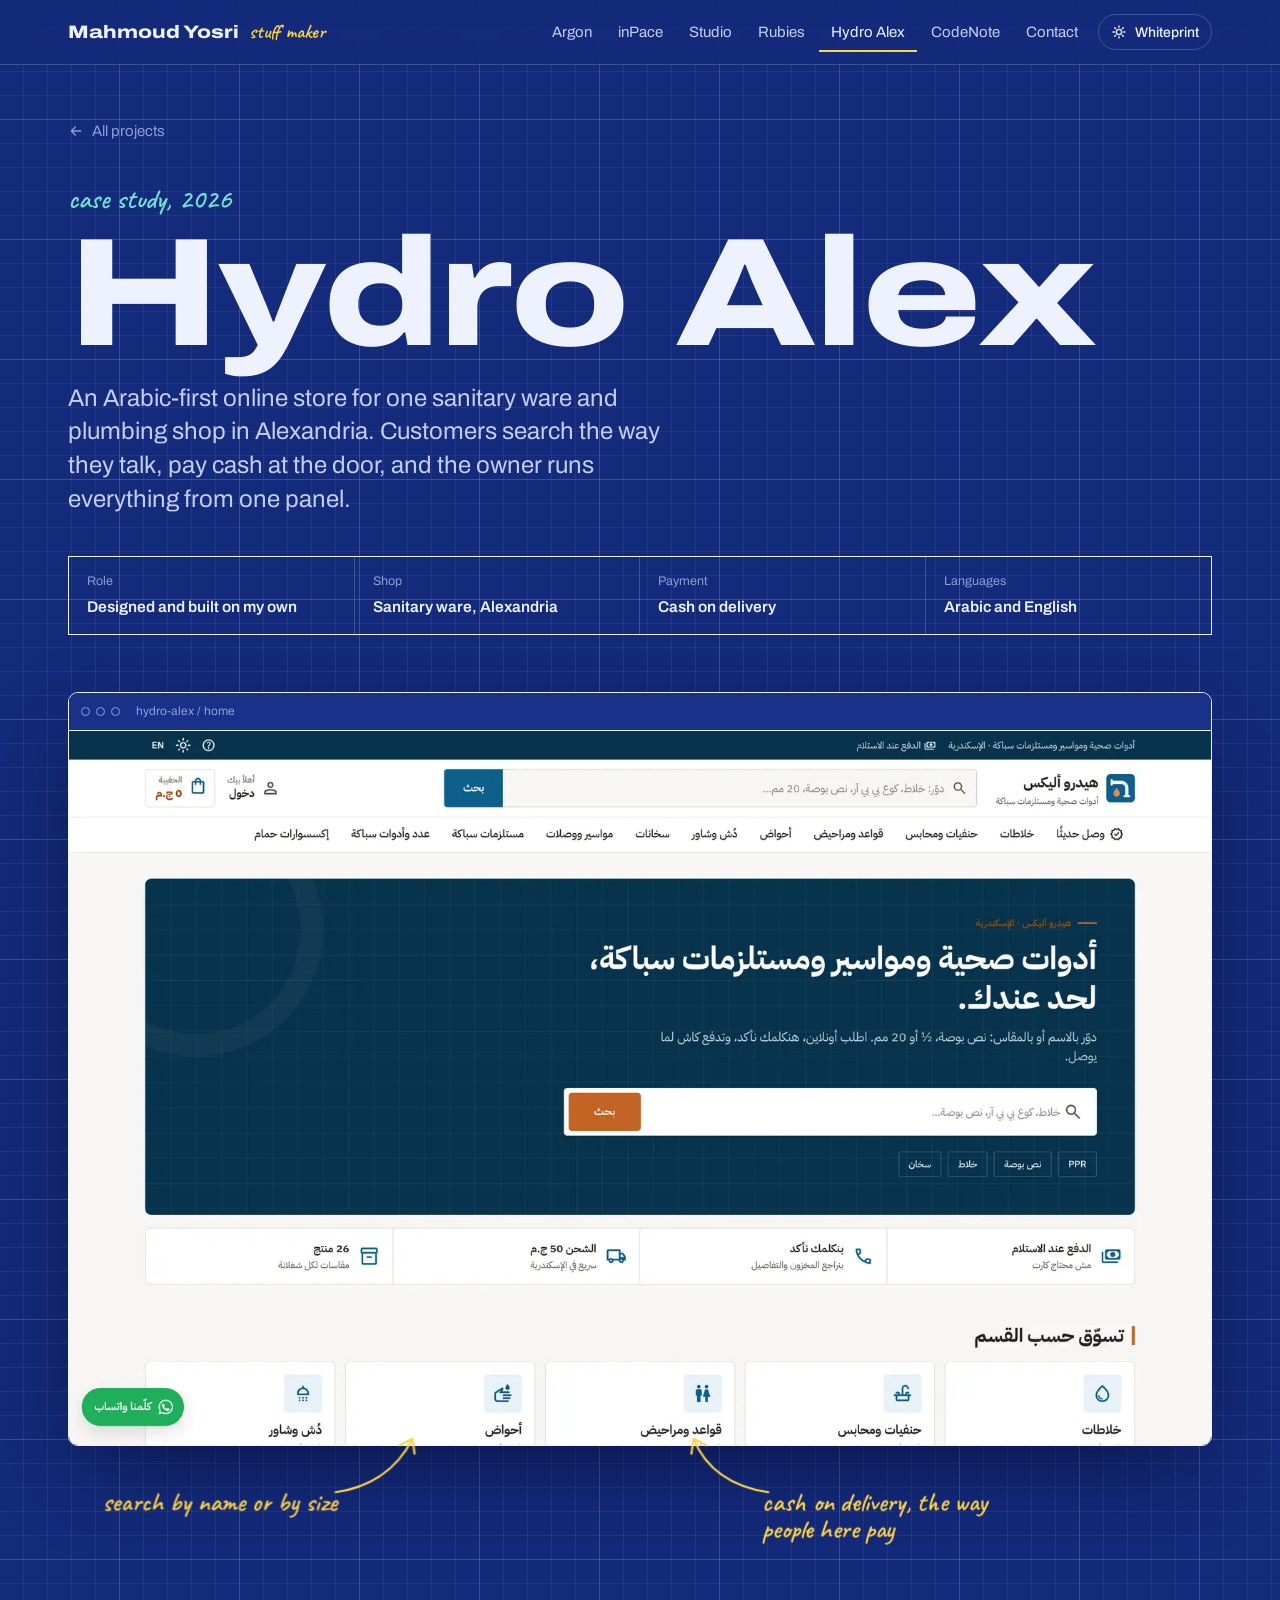
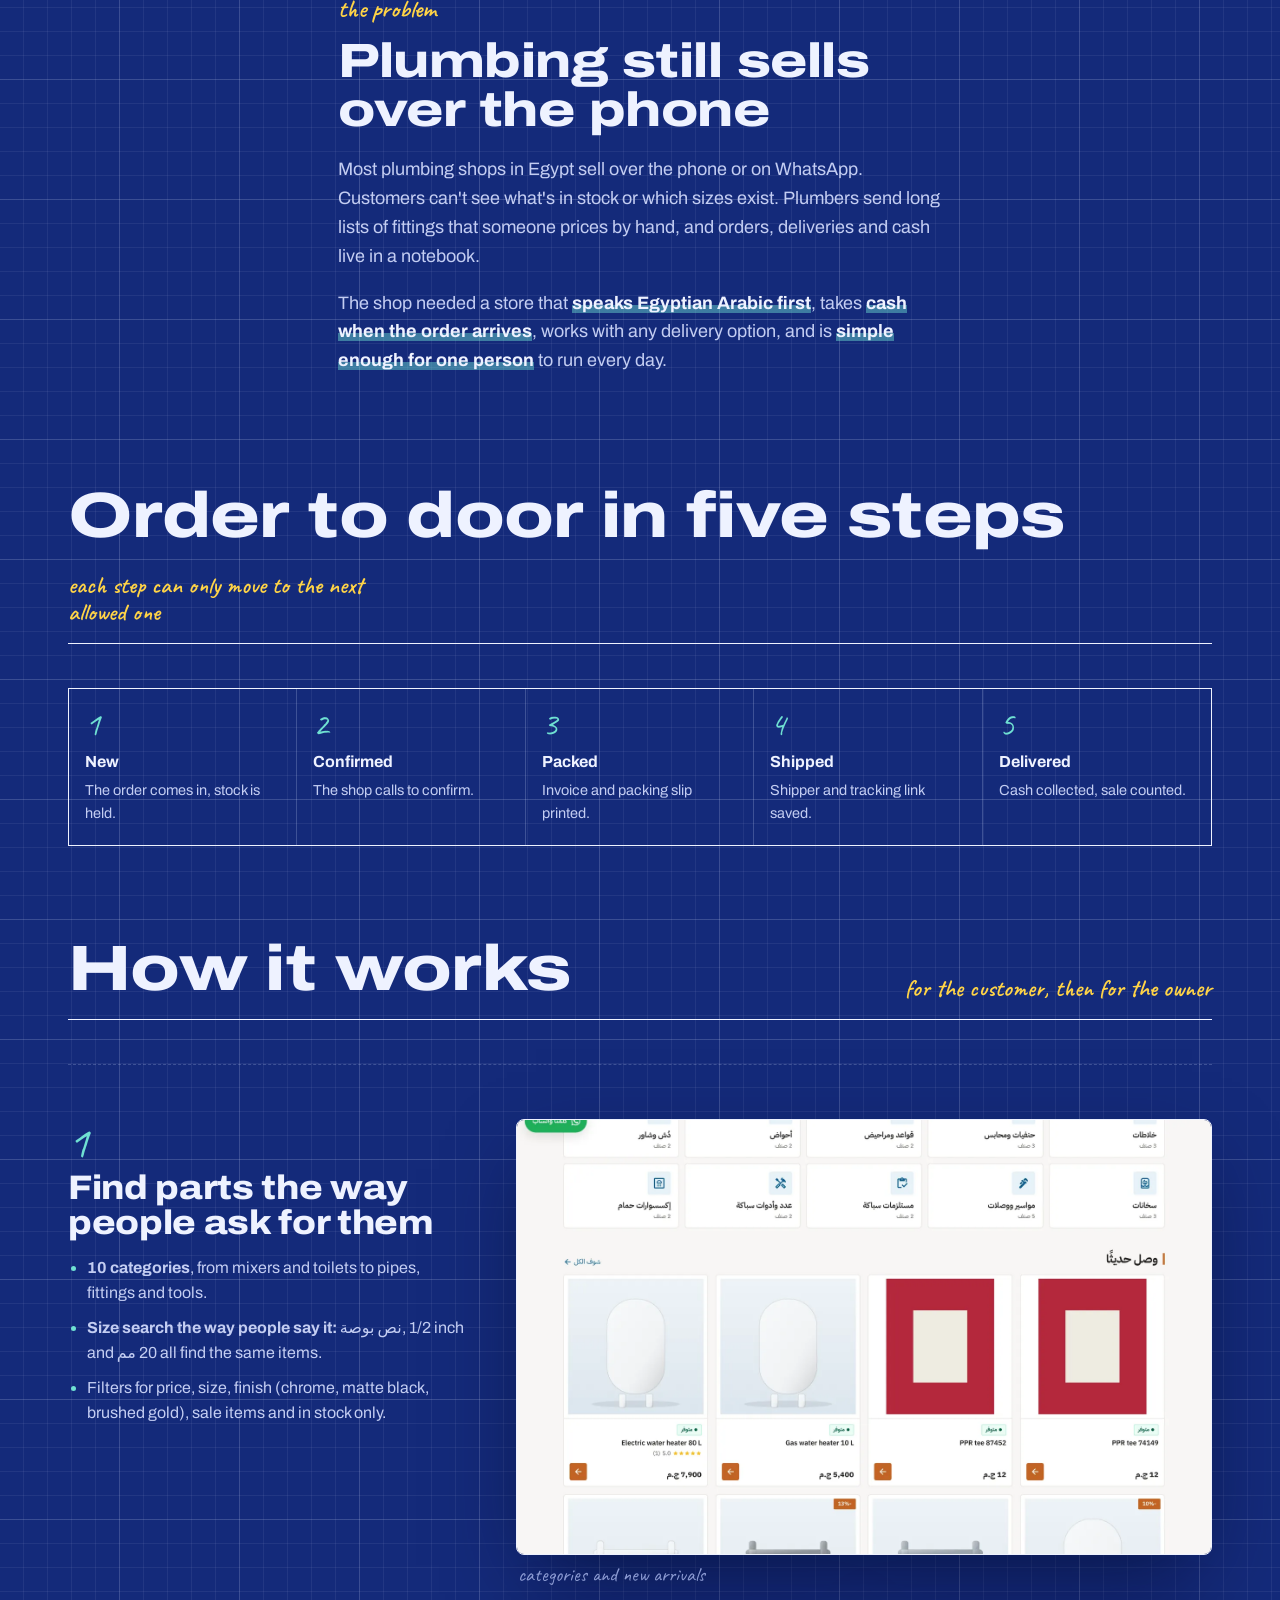
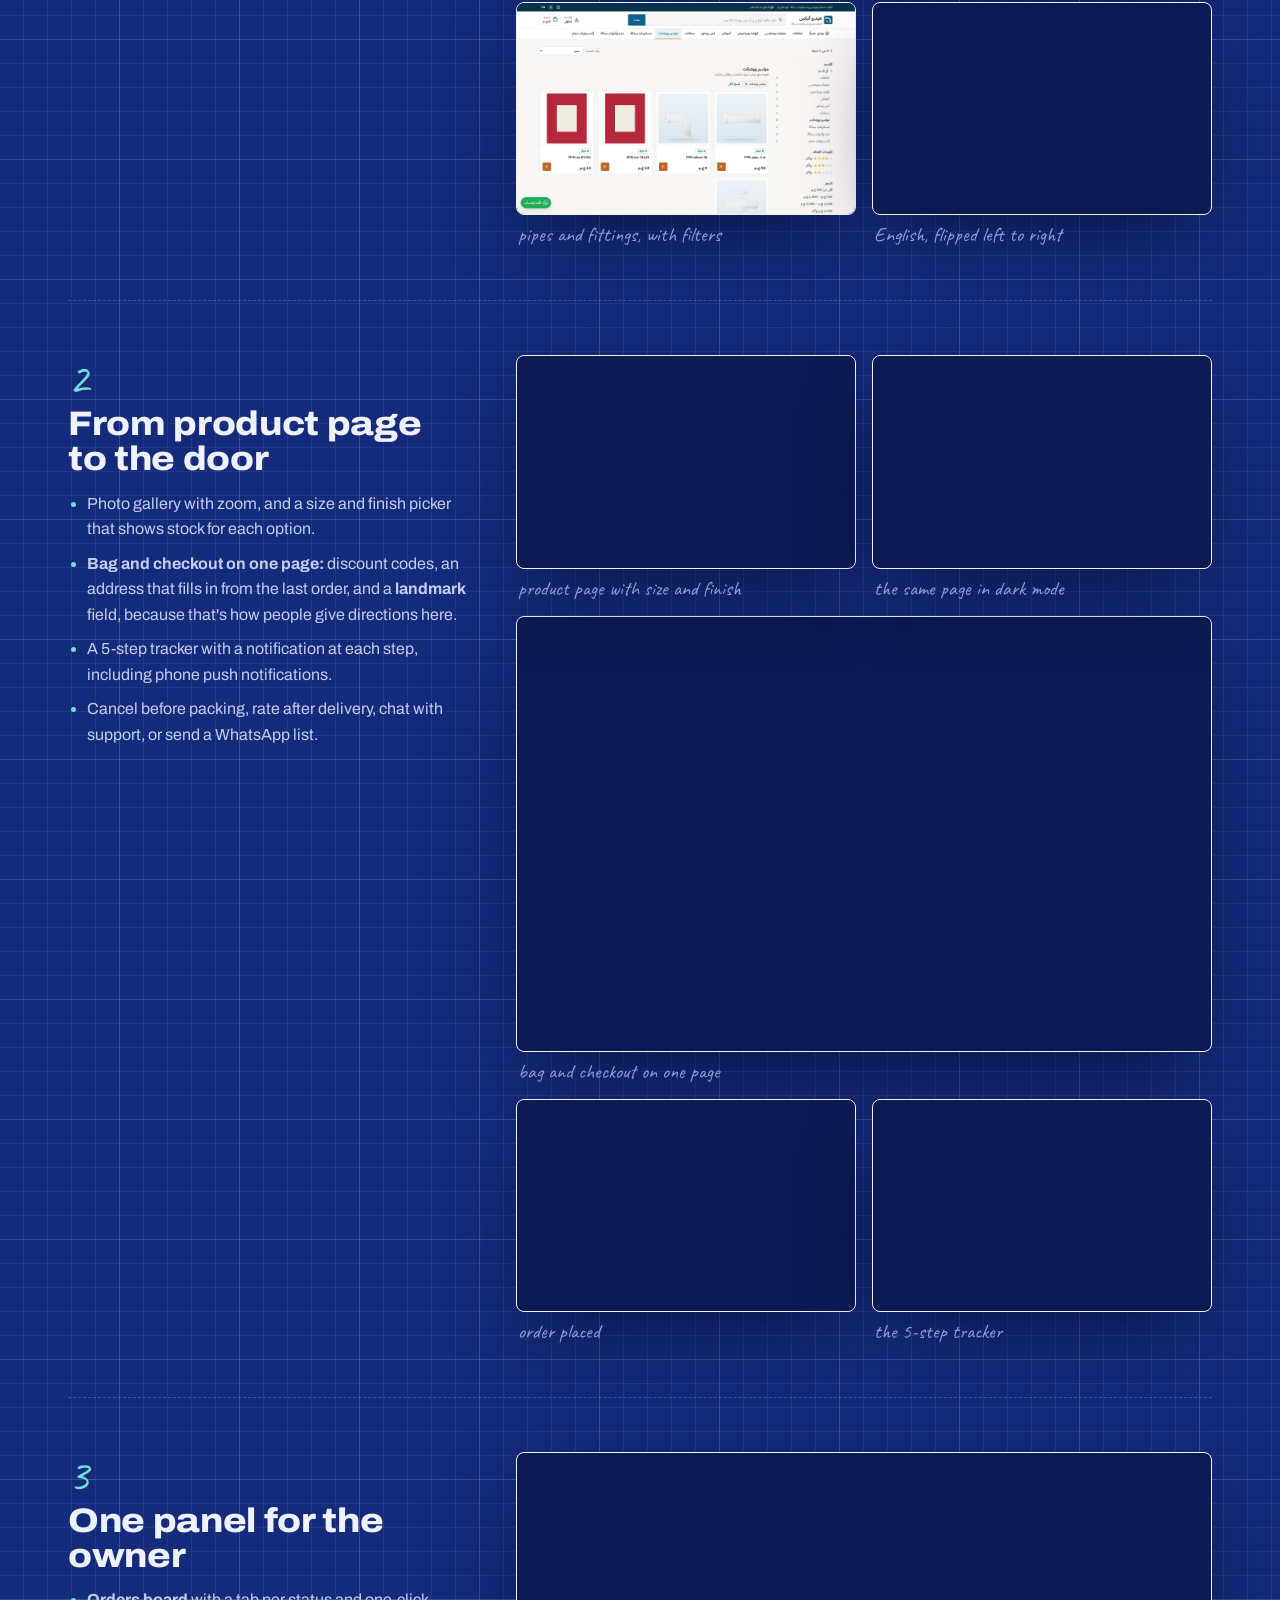
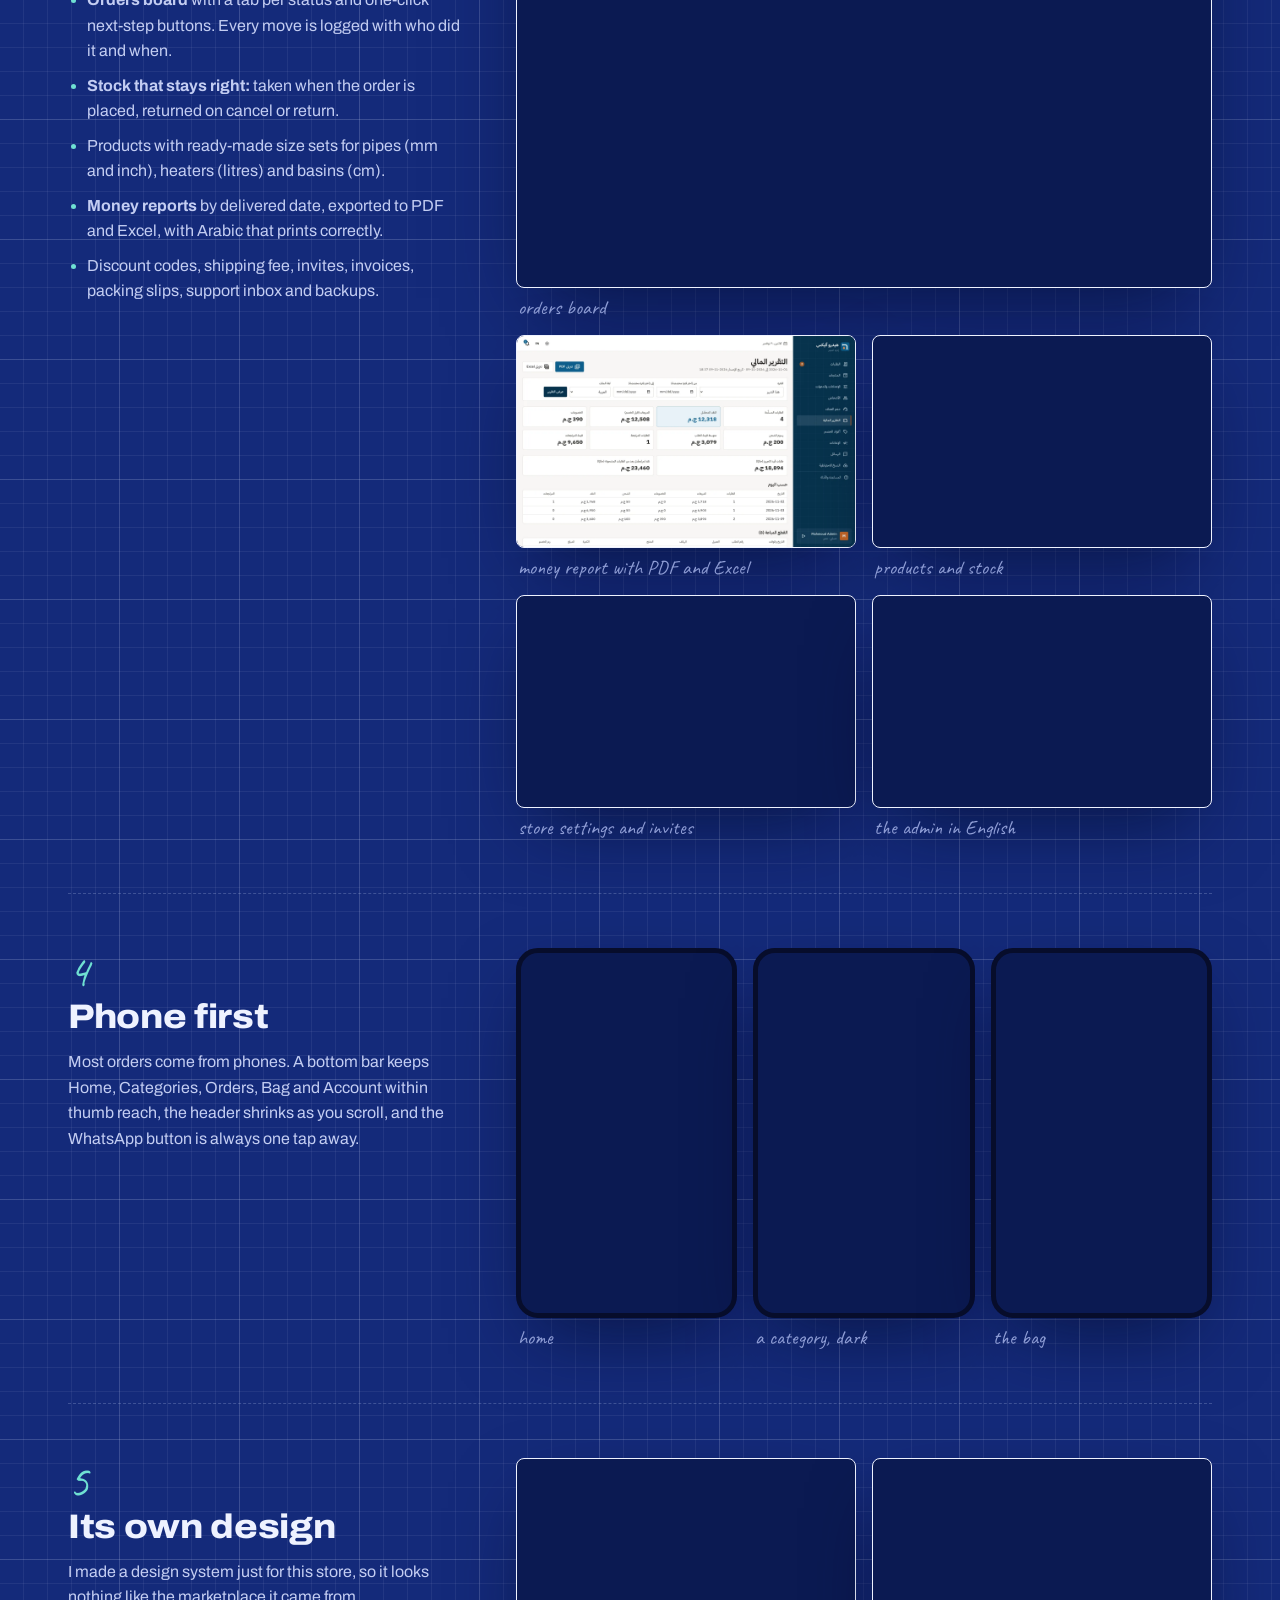
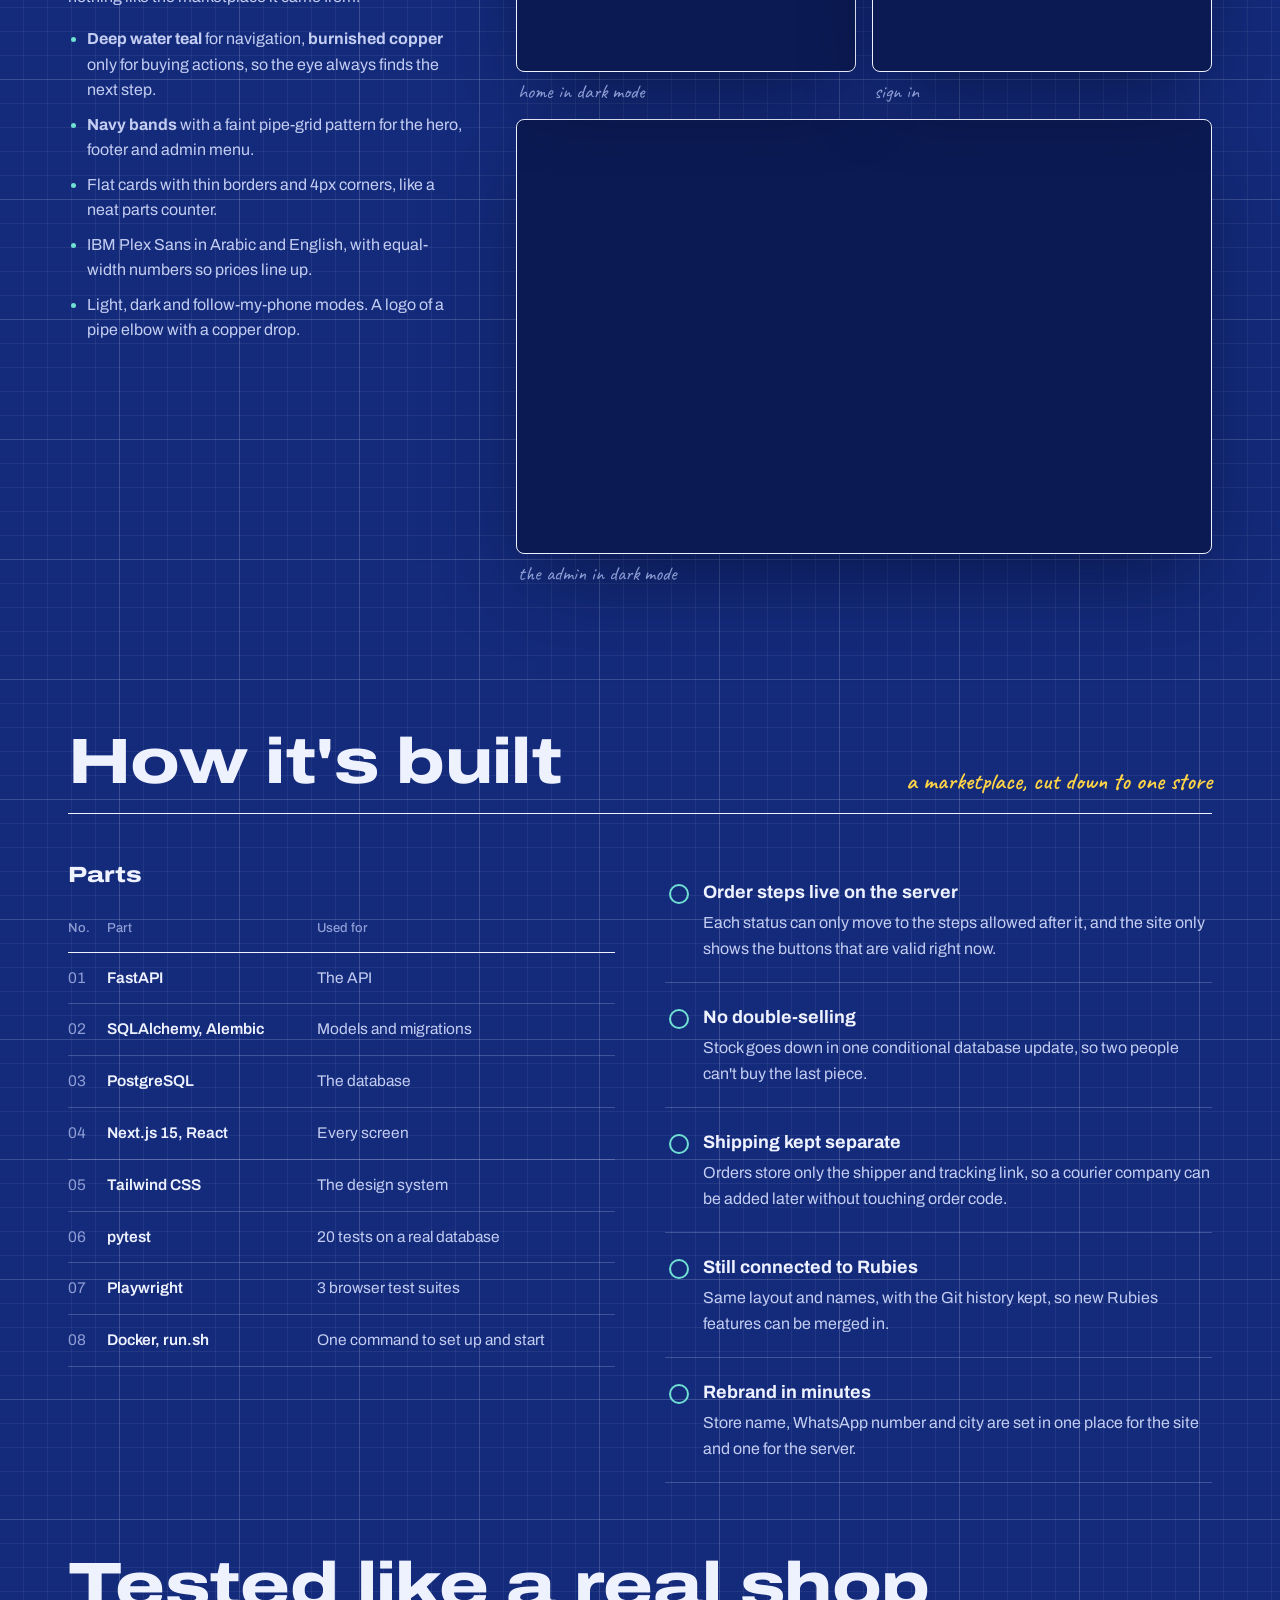
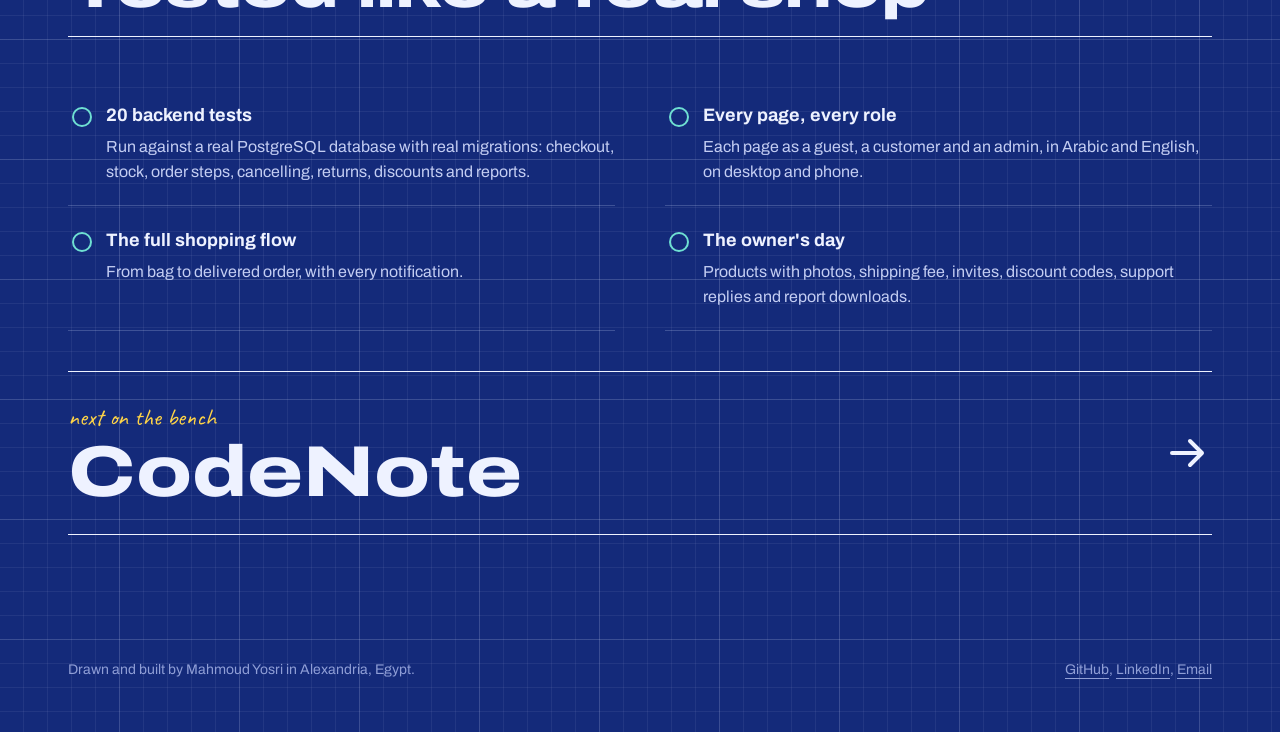
<file: hydro-alex.html>
<!doctype html>
<html lang="en">
<head>
<meta charset="utf-8">
<meta name="viewport" content="width=device-width, initial-scale=1">
<title>Hydro Alex | Mahmoud Yosri</title>
<meta name="description" content="Hydro Alex is an Arabic-first online store for a sanitary ware and plumbing shop in Alexandria: size search, cash on delivery and one admin panel.">
<meta property="og:title" content="Hydro Alex | Mahmoud Yosri">
<meta property="og:description" content="Hydro Alex is an Arabic-first online store for a sanitary ware and plumbing shop in Alexandria: size search, cash on delivery and one admin panel.">
<meta property="og:type" content="website">
<meta property="og:url" content="https://mahmoudyosrimahmoud13.github.io/hydro-alex.html">
<meta property="og:image" content="https://mahmoudyosrimahmoud13.github.io/img/og.webp">
<meta name="theme-color" content="#142a7a">
<link rel="icon" href="favicon.svg" type="image/svg+xml">
<link rel="preconnect" href="https://fonts.googleapis.com">
<link rel="preconnect" href="https://fonts.gstatic.com" crossorigin>
<link href="https://fonts.googleapis.com/css2?family=Archivo:wdth,wght@100..125,400..800&family=Caveat:wght@500;600;700&display=swap" rel="stylesheet">
<link rel="stylesheet" href="assets/style.css">
<script src="assets/site.js"></script>
</head>
<body class="case hydro">
<header class="topbar">
  <div class="wrap">
    <a class="brand" href="index.html"><b>Mahmoud Yosri</b><span class="hand">stuff maker</span></a>
    <nav class="nav" aria-label="Main">
      <a href="argon.html" class="hide-sm">Argon</a>
      <a href="inpace.html" class="hide-sm">inPace</a>
      <a href="studio.html" class="hide-sm">Studio</a>
      <a href="rubies.html" class="hide-sm">Rubies</a>
      <a href="hydro-alex.html" aria-current="page" class="hide-sm">Hydro Alex</a>
      <a href="codenote.html" class="hide-sm">CodeNote</a>
      <a href="index.html#contact">Contact</a>
      <button class="theme-btn" type="button" data-theme-toggle><svg viewBox="0 0 24 24" fill="none" stroke="currentColor" stroke-width="2" stroke-linecap="round" stroke-linejoin="round" aria-hidden="true"><path d="M12 3v2M12 19v2M3 12h2M19 12h2M5.6 5.6l1.4 1.4M17 17l1.4 1.4M5.6 18.4L7 17M17 7l1.4-1.4M12 8a4 4 0 1 0 0 8 4 4 0 0 0 0-8z"/></svg><span>Whiteprint</span></button>
    </nav>
  </div>
</header>

<main>
  <section class="case-hero">
    <div class="wrap">
      <a class="back" href="index.html#work"><svg viewBox="0 0 24 24" fill="none" stroke="currentColor" stroke-width="2" stroke-linecap="round" stroke-linejoin="round" aria-hidden="true"><path d="M19 12H5M11 6l-6 6 6 6"/></svg>All projects</a>
      <div class="kind">case study, 2026</div>
      <h1>Hydro Alex</h1>
      <p class="lede">An Arabic-first online store for one sanitary ware and plumbing shop in Alexandria. Customers search the way they talk, pay cash at the door, and the owner runs everything from one panel.</p>
      
      <dl class="facts"><div><dt>Role</dt><dd>Designed and built on my own</dd></div><div><dt>Shop</dt><dd>Sanitary ware, Alexandria</dd></div><div><dt>Payment</dt><dd>Cash on delivery</dd></div><div><dt>Languages</dt><dd>Arabic and English</dd></div></dl>
    </div>
  </section>

  <div class="wrap"><div class="cover"><div class="rig"><div class="tilt">
  <div class="browser"><div class="bar"><i></i><i></i><i></i><span>hydro-alex / home</span></div><img src="img/hydro/01-home-light-ar.webp" alt="Hydro Alex home page in Arabic" loading="lazy"></div>
  <div class="note" style="left:6%;top:102%"><svg style="right:-84px;top:-58px" viewBox="0 0 90 70" aria-hidden="true"><path d="M4,62 C32,58 60,44 76,12 M76,12 L64,18 M76,12 L78,26"/></svg><span class="t">search by name or by size</span></div><div class="note" style="left:60%;top:102%"><svg style="left:-78px;top:-58px" viewBox="0 0 90 70" aria-hidden="true"><path d="M84,62 C58,58 28,46 14,12 M14,12 L12,26 M14,12 L26,18"/></svg><span class="t">cash on delivery, the way people here pay</span></div>
</div></div></div></div>

  <section>
    <div class="wrap prose">
      <div class="margin-note">the problem</div>
      <h2>Plumbing still sells over the phone</h2>
      <p>Most plumbing shops in Egypt sell over the phone or on WhatsApp. Customers can't see what's in stock or which sizes exist. Plumbers send long lists of fittings that someone prices by hand, and orders, deliveries and cash live in a notebook.</p>
      <p>The shop needed a store that <strong>speaks Egyptian Arabic first</strong>, takes <strong>cash when the order arrives</strong>, works with any delivery option, and is <strong>simple enough for one person</strong> to run every day.</p>
    </div>
  </section>

  <section style="padding-top:0">
    <div class="wrap">
      <div class="sheet-head"><h2>Order to door in five steps</h2><span class="hand">each step can only move to the next allowed one</span></div>
      <ol class="flow five"><li><span class="n">1</span><b>New</b>The order comes in, stock is held.</li><li><span class="n">2</span><b>Confirmed</b>The shop calls to confirm.</li><li><span class="n">3</span><b>Packed</b>Invoice and packing slip printed.</li><li><span class="n">4</span><b>Shipped</b>Shipper and tracking link saved.</li><li><span class="n">5</span><b>Delivered</b>Cash collected, sale counted.</li></ol>
    </div>
  </section>

  <section style="padding-top:0">
    <div class="wrap">
      <div class="sheet-head"><h2>How it works</h2><span class="hand">for the customer, then for the owner</span></div>
      <div class="chapter">
  <div class="text"><span class="step">1</span><h3>Find parts the way people ask for them</h3><ul><li><b>10 categories</b>, from mixers and toilets to pipes, fittings and tools.</li><li><b>Size search the way people say it:</b> <bdi dir='rtl'>نص بوصة</bdi>, 1/2 inch and <bdi dir='rtl'>20 مم</bdi> all find the same items.</li><li>Filters for price, size, finish (chrome, matte black, brushed gold), sale items and in stock only.</li></ul></div>
  <div><figure><div class="shot crop"><img src="img/hydro/02-home-full-light-ar.webp" alt="categories and new arrivals" loading="lazy" decoding="async"></div><figcaption>categories and new arrivals</figcaption></figure><div class="shots two" style="margin-top:16px"><figure><div class="shot crop"><img src="img/hydro/04-category-pipes-light-ar.webp" alt="pipes and fittings, with filters" loading="lazy" decoding="async"></div><figcaption>pipes and fittings, with filters</figcaption></figure><figure><div class="shot crop"><img src="img/hydro/01-home-light-en.webp" alt="English, flipped left to right" loading="lazy" decoding="async"></div><figcaption>English, flipped left to right</figcaption></figure></div></div>
</div>
      <div class="chapter">
  <div class="text"><span class="step">2</span><h3>From product page to the door</h3><ul><li>Photo gallery with zoom, and a size and finish picker that shows stock for each option.</li><li><b>Bag and checkout on one page:</b> discount codes, an address that fills in from the last order, and a <b>landmark</b> field, because that's how people give directions here.</li><li>A 5-step tracker with a notification at each step, including phone push notifications.</li><li>Cancel before packing, rate after delivery, chat with support, or send a WhatsApp list.</li></ul></div>
  <div><div class="shots two"><figure><div class="shot crop"><img src="img/hydro/06-product-light-ar.webp" alt="product page with size and finish" loading="lazy" decoding="async"></div><figcaption>product page with size and finish</figcaption></figure><figure><div class="shot crop"><img src="img/hydro/06-product-dark-ar.webp" alt="the same page in dark mode" loading="lazy" decoding="async"></div><figcaption>the same page in dark mode</figcaption></figure></div><div style="margin-top:16px"><figure><div class="shot crop"><img src="img/hydro/07-cart-checkout-light-ar.webp" alt="bag and checkout on one page" loading="lazy" decoding="async"></div><figcaption>bag and checkout on one page</figcaption></figure></div><div class="shots two" style="margin-top:16px"><figure><div class="shot crop"><img src="img/hydro/08-order-placed-light-ar.webp" alt="order placed" loading="lazy" decoding="async"></div><figcaption>order placed</figcaption></figure><figure><div class="shot crop"><img src="img/hydro/08-order-tracking-light-ar.webp" alt="the 5-step tracker" loading="lazy" decoding="async"></div><figcaption>the 5-step tracker</figcaption></figure></div></div>
</div>
      <div class="chapter">
  <div class="text"><span class="step">3</span><h3>One panel for the owner</h3><ul><li><b>Orders board</b> with a tab per status and one-click next-step buttons. Every move is logged with who did it and when.</li><li><b>Stock that stays right:</b> taken when the order is placed, returned on cancel or return.</li><li>Products with ready-made size sets for pipes (mm and inch), heaters (litres) and basins (cm).</li><li><b>Money reports</b> by delivered date, exported to PDF and Excel, with Arabic that prints correctly.</li><li>Discount codes, shipping fee, invites, invoices, packing slips, support inbox and backups.</li></ul></div>
  <div><figure><div class="shot "><img src="img/hydro/09-admin-orders-light-ar.webp" alt="orders board" loading="lazy" decoding="async"></div><figcaption>orders board</figcaption></figure><div class="shots two" style="margin-top:16px"><figure><div class="shot crop"><img src="img/hydro/11-admin-reports-light-ar.webp" alt="money report with PDF and Excel" loading="lazy" decoding="async"></div><figcaption>money report with PDF and Excel</figcaption></figure><figure><div class="shot crop"><img src="img/hydro/12-admin-products-light-ar.webp" alt="products and stock" loading="lazy" decoding="async"></div><figcaption>products and stock</figcaption></figure><figure><div class="shot crop"><img src="img/hydro/12b-admin-setup-light-ar.webp" alt="store settings and invites" loading="lazy" decoding="async"></div><figcaption>store settings and invites</figcaption></figure><figure><div class="shot crop"><img src="img/hydro/09-admin-orders-light-en.webp" alt="the admin in English" loading="lazy" decoding="async"></div><figcaption>the admin in English</figcaption></figure></div></div>
</div>
      <div class="chapter">
  <div class="text"><span class="step">4</span><h3>Phone first</h3><p>Most orders come from phones. A bottom bar keeps Home, Categories, Orders, Bag and Account within thumb reach, the header shrinks as you scroll, and the WhatsApp button is always one tap away.</p></div>
  <div><div class="shots phones"><figure><div class="shot phone"><img src="img/hydro/14-phone-home-light-ar.webp" alt="home" loading="lazy" decoding="async"></div><figcaption>home</figcaption></figure><figure><div class="shot phone"><img src="img/hydro/15-phone-category-dark-ar.webp" alt="a category, dark" loading="lazy" decoding="async"></div><figcaption>a category, dark</figcaption></figure><figure><div class="shot phone"><img src="img/hydro/17-phone-cart-light-ar.webp" alt="the bag" loading="lazy" decoding="async"></div><figcaption>the bag</figcaption></figure></div></div>
</div>
      <div class="chapter">
  <div class="text"><span class="step">5</span><h3>Its own design</h3><p>I made a design system just for this store, so it looks nothing like the marketplace it came from.</p><ul><li><b>Deep water teal</b> for navigation, <b>burnished copper</b> only for buying actions, so the eye always finds the next step.</li><li><b>Navy bands</b> with a faint pipe-grid pattern for the hero, footer and admin menu.</li><li>Flat cards with thin borders and 4px corners, like a neat parts counter.</li><li>IBM Plex Sans in Arabic and English, with equal-width numbers so prices line up.</li><li>Light, dark and follow-my-phone modes. A logo of a pipe elbow with a copper drop.</li></ul></div>
  <div><div class="shots two"><figure><div class="shot crop"><img src="img/hydro/01-home-dark-ar.webp" alt="home in dark mode" loading="lazy" decoding="async"></div><figcaption>home in dark mode</figcaption></figure><figure><div class="shot crop"><img src="img/hydro/13-signin-light-ar.webp" alt="sign in" loading="lazy" decoding="async"></div><figcaption>sign in</figcaption></figure></div><div style="margin-top:16px"><figure><div class="shot "><img src="img/hydro/09-admin-orders-dark-ar.webp" alt="the admin in dark mode" loading="lazy" decoding="async"></div><figcaption>the admin in dark mode</figcaption></figure></div></div>
</div>
    </div>
  </section>

  <section style="padding-top:0">
    <div class="wrap">
      <div class="sheet-head"><h2>How it's built</h2><span class="hand">a marketplace, cut down to one store</span></div>
      <div class="split">
        <table class="bom"><caption>Parts</caption><thead><tr><th>No.</th><th>Part</th><th>Used for</th></tr></thead><tbody><tr><td>01</td><td>FastAPI</td><td>The API</td></tr><tr><td>02</td><td>SQLAlchemy, Alembic</td><td>Models and migrations</td></tr><tr><td>03</td><td>PostgreSQL</td><td>The database</td></tr><tr><td>04</td><td>Next.js 15, React</td><td>Every screen</td></tr><tr><td>05</td><td>Tailwind CSS</td><td>The design system</td></tr><tr><td>06</td><td>pytest</td><td>20 tests on a real database</td></tr><tr><td>07</td><td>Playwright</td><td>3 browser test suites</td></tr><tr><td>08</td><td>Docker, run.sh</td><td>One command to set up and start</td></tr></tbody></table>
        <ul class="decisions" style="grid-template-columns:1fr">
          <li><b>Order steps live on the server</b>Each status can only move to the steps allowed after it, and the site only shows the buttons that are valid right now.</li>
          <li><b>No double-selling</b>Stock goes down in one conditional database update, so two people can't buy the last piece.</li>
          <li><b>Shipping kept separate</b>Orders store only the shipper and tracking link, so a courier company can be added later without touching order code.</li>
          <li><b>Still connected to Rubies</b>Same layout and names, with the Git history kept, so new Rubies features can be merged in.</li>
          <li><b>Rebrand in minutes</b>Store name, WhatsApp number and city are set in one place for the site and one for the server.</li>
        </ul>
      </div>
      <div class="sheet-head" style="margin-top:70px"><h2>Tested like a real shop</h2></div>
      <ul class="decisions">
        <li><b>20 backend tests</b>Run against a real PostgreSQL database with real migrations: checkout, stock, order steps, cancelling, returns, discounts and reports.</li>
        <li><b>Every page, every role</b>Each page as a guest, a customer and an admin, in Arabic and English, on desktop and phone.</li>
        <li><b>The full shopping flow</b>From bag to delivered order, with every notification.</li>
        <li><b>The owner's day</b>Products with photos, shipping fee, invites, discount codes, support replies and report downloads.</li>
      </ul>
      <a class="next-project" href="codenote.html"><span><small>next on the bench</small><b>CodeNote</b></span><svg viewBox="0 0 24 24" fill="none" stroke="currentColor" stroke-width="2" stroke-linecap="round" stroke-linejoin="round" aria-hidden="true"><path d="M4 12h15M13 6l6 6-6 6"/></svg></a>
    </div>
  </section>
</main>
<footer>
  <div class="wrap">
    <span>Drawn and built by Mahmoud Yosri in Alexandria, Egypt.</span>
    <span><a href="https://github.com/mahmoudyosrimahmoud13">GitHub</a>, <a href="https://www.linkedin.com/in/mahmoud-yosri-b30a89212">LinkedIn</a>, <a href="mailto:mahmooudyosri@gmail.com">Email</a></span>
  </div>
</footer>
</body>
</html>
</file>
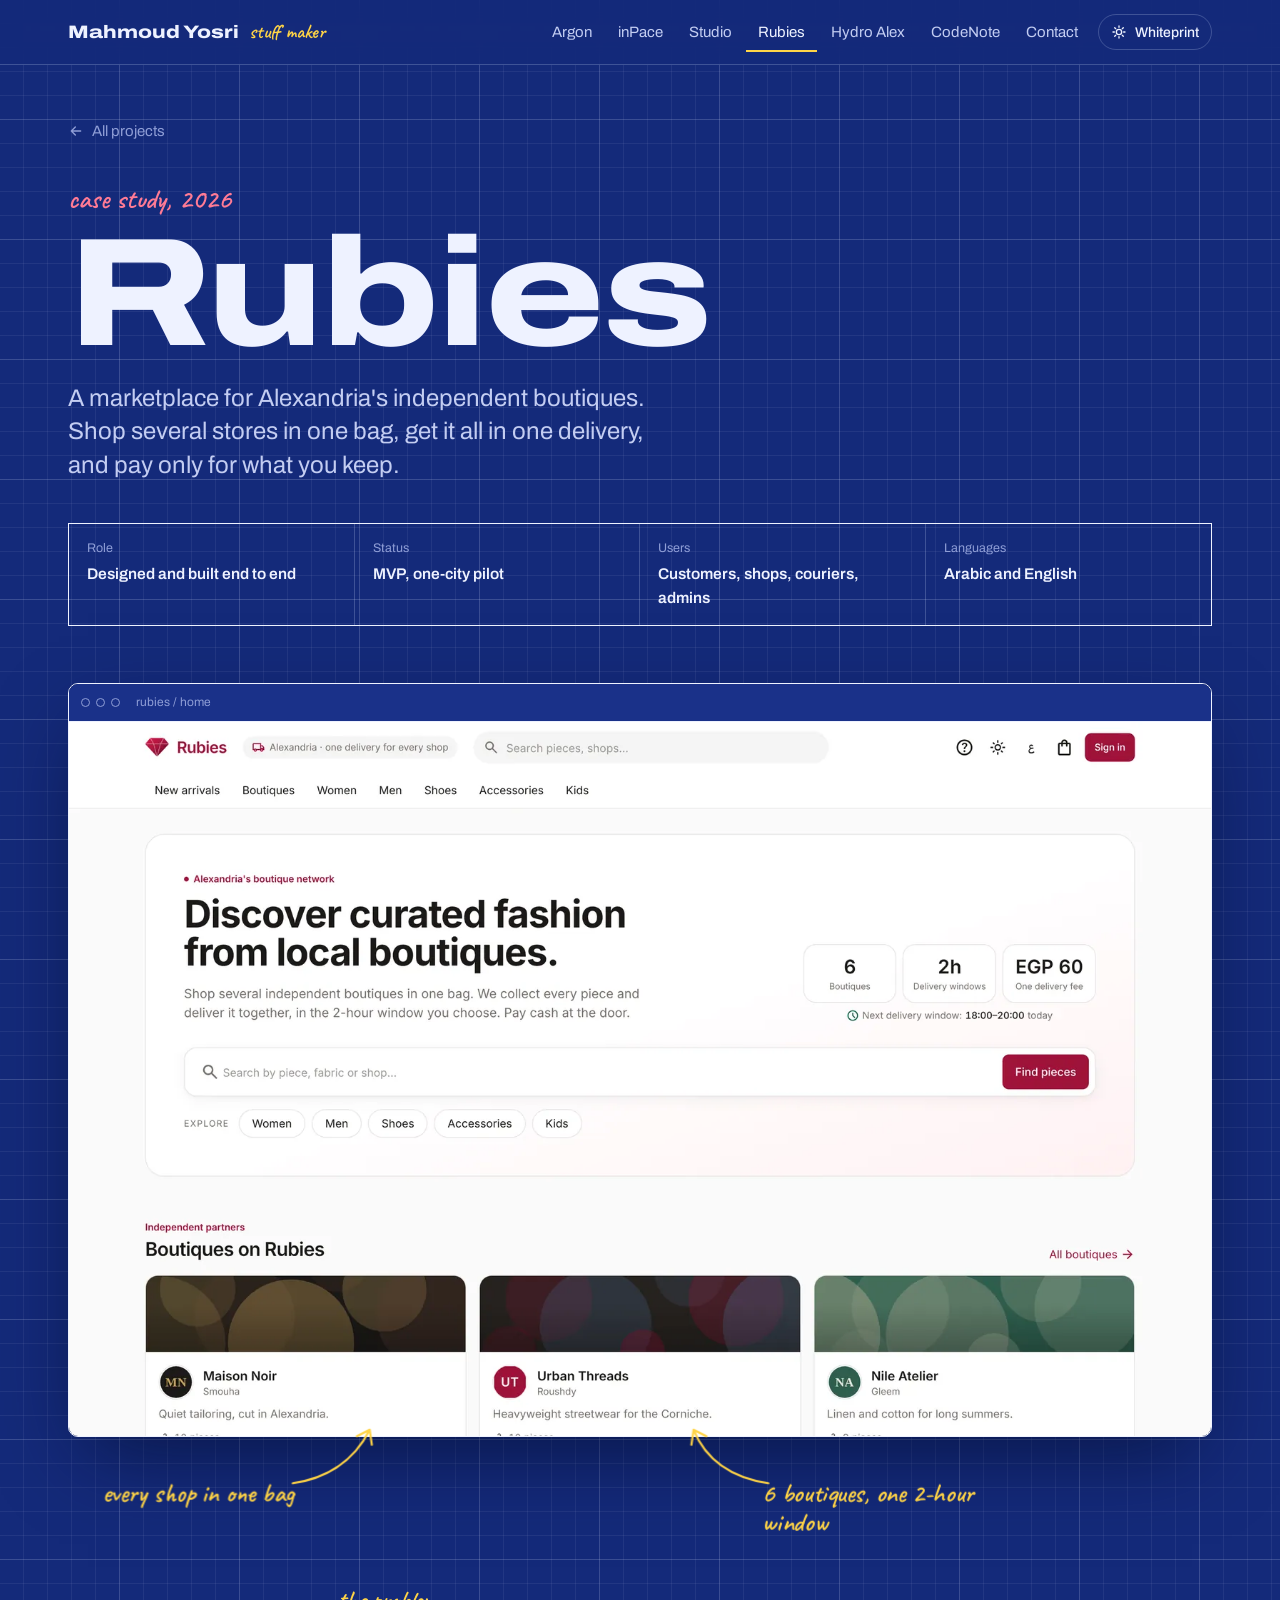
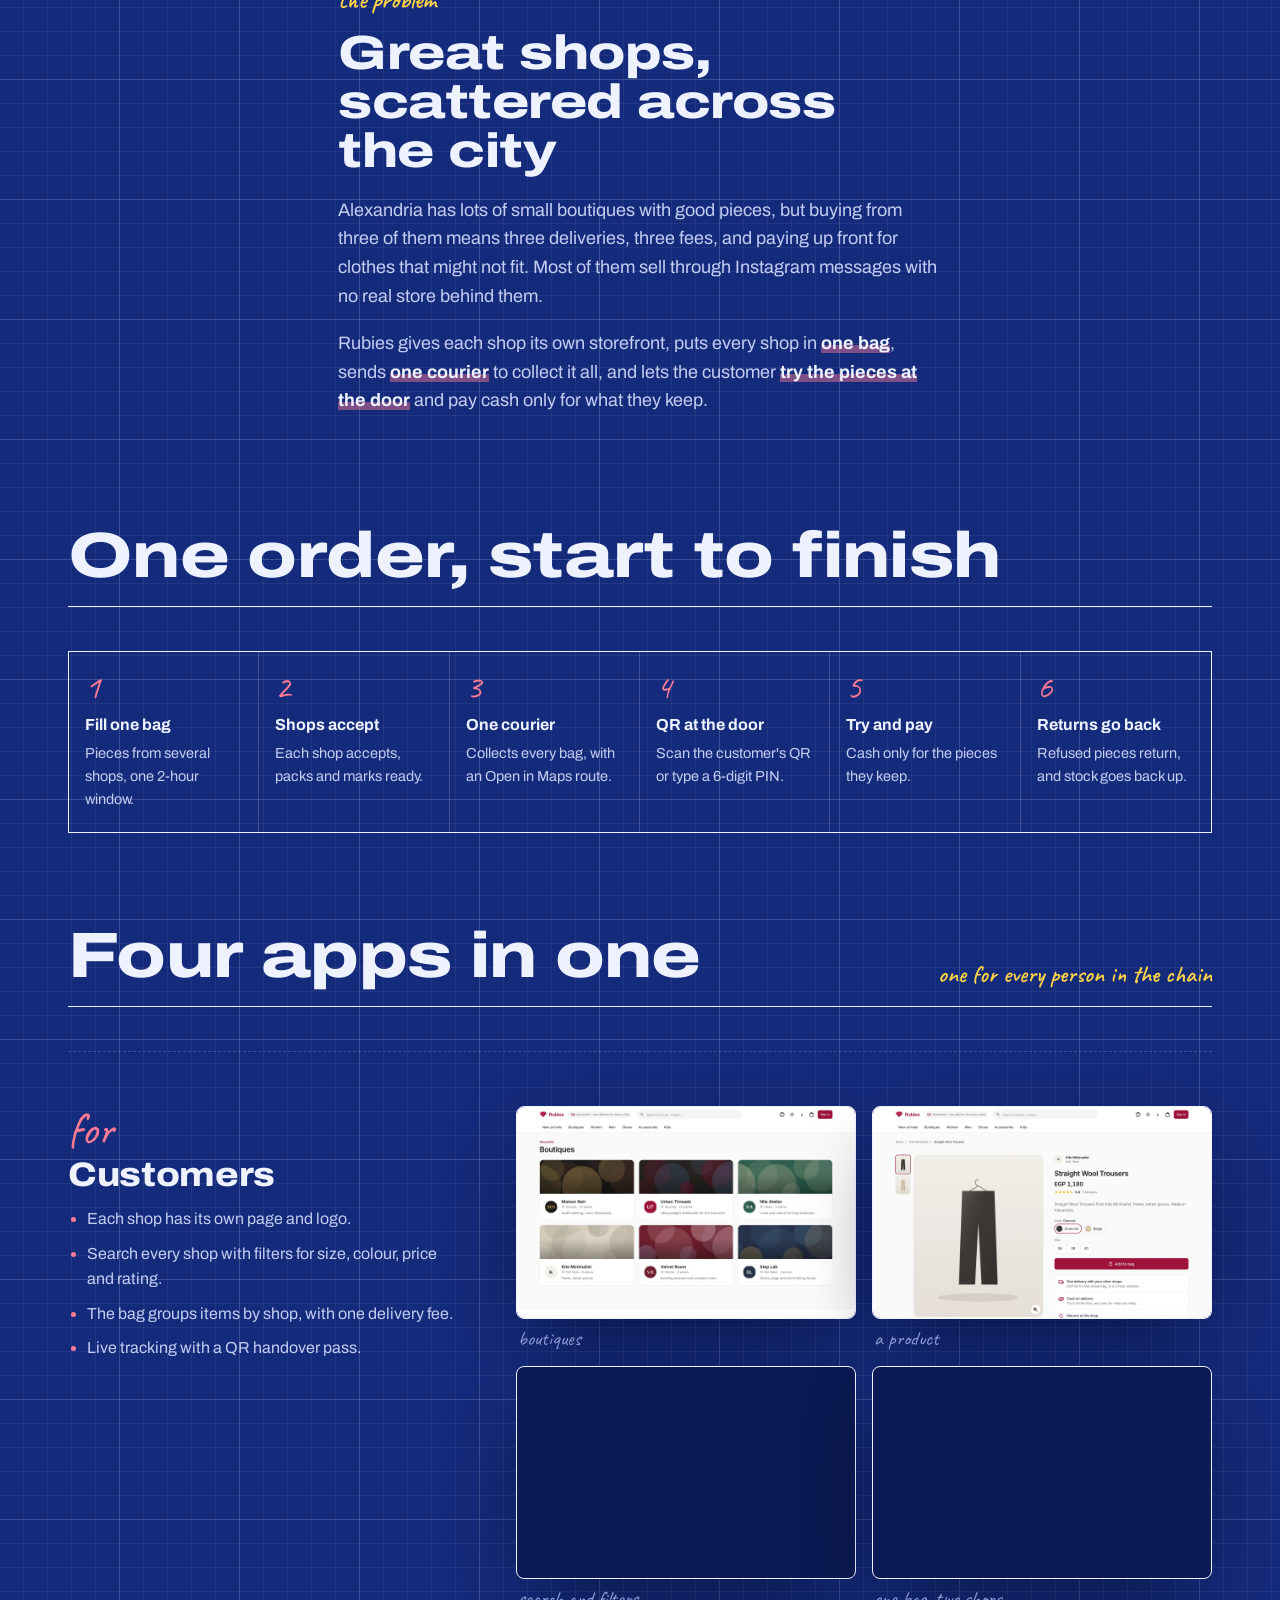
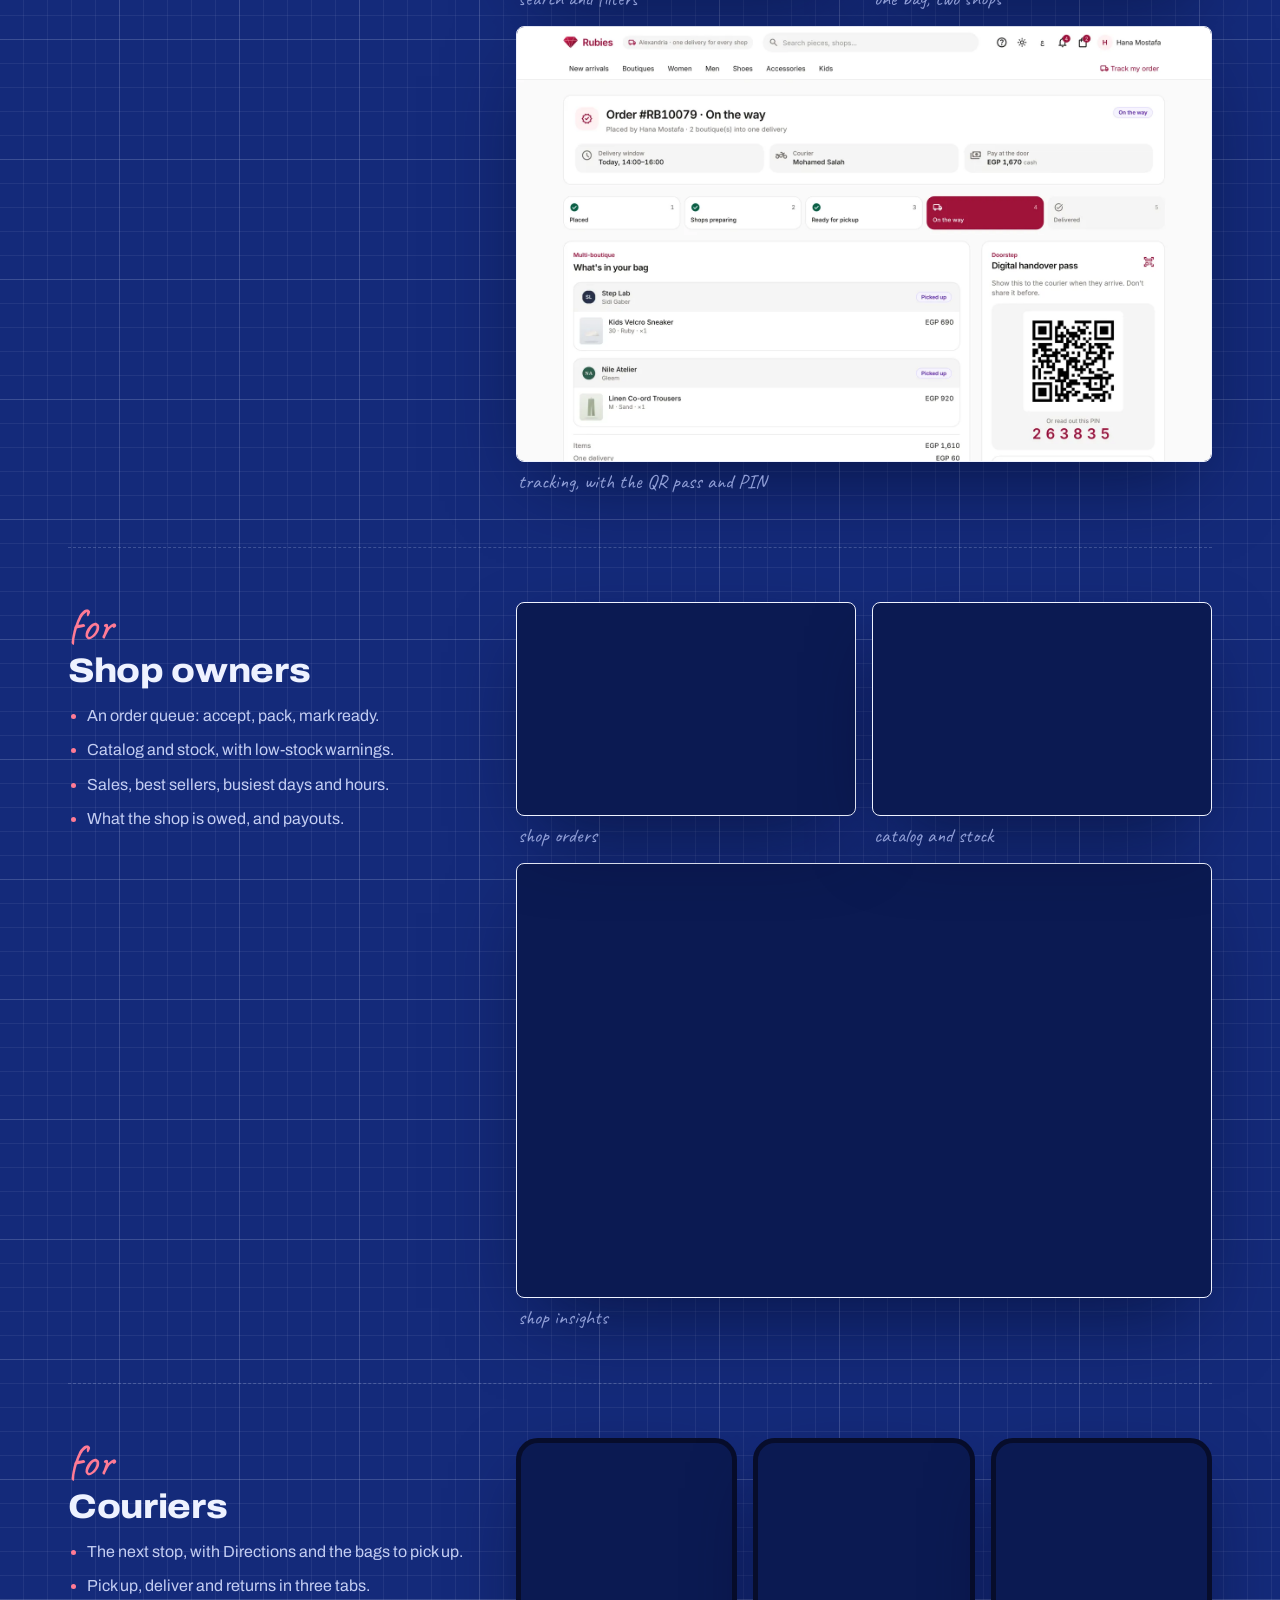
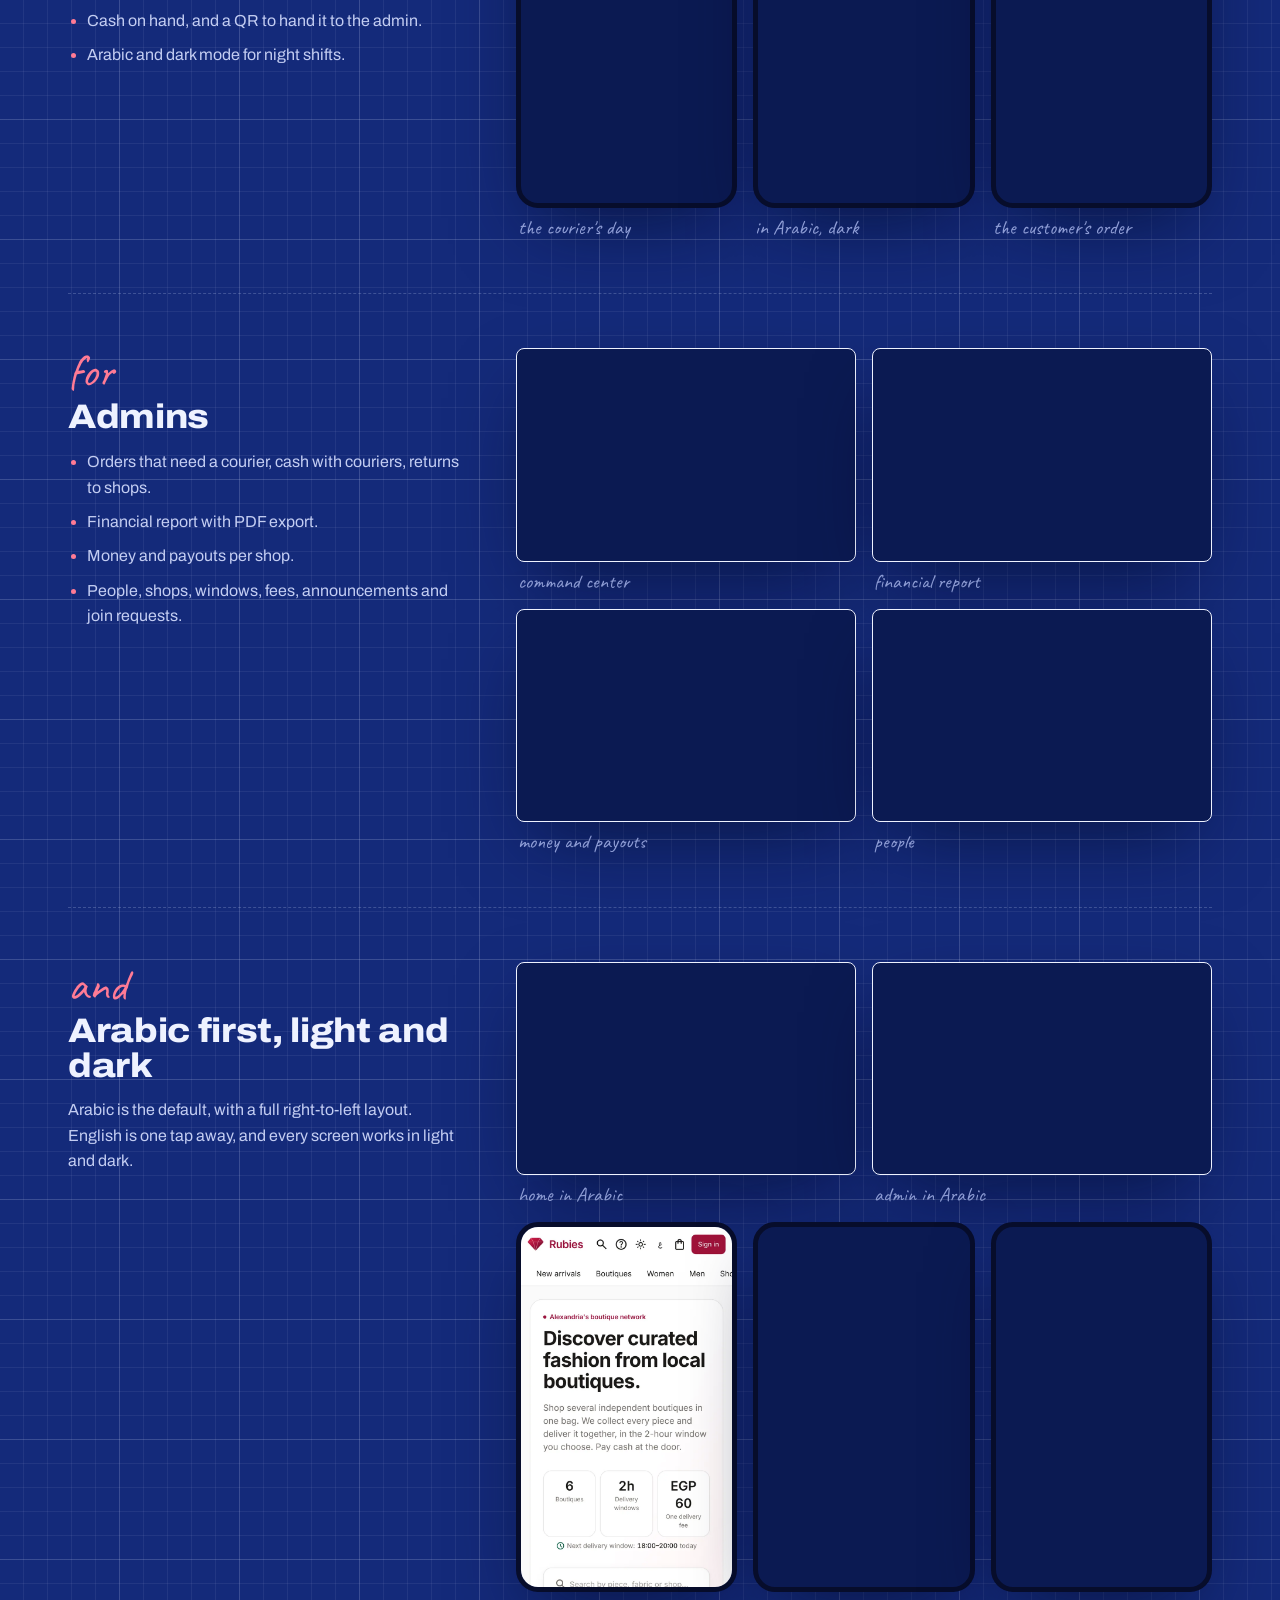
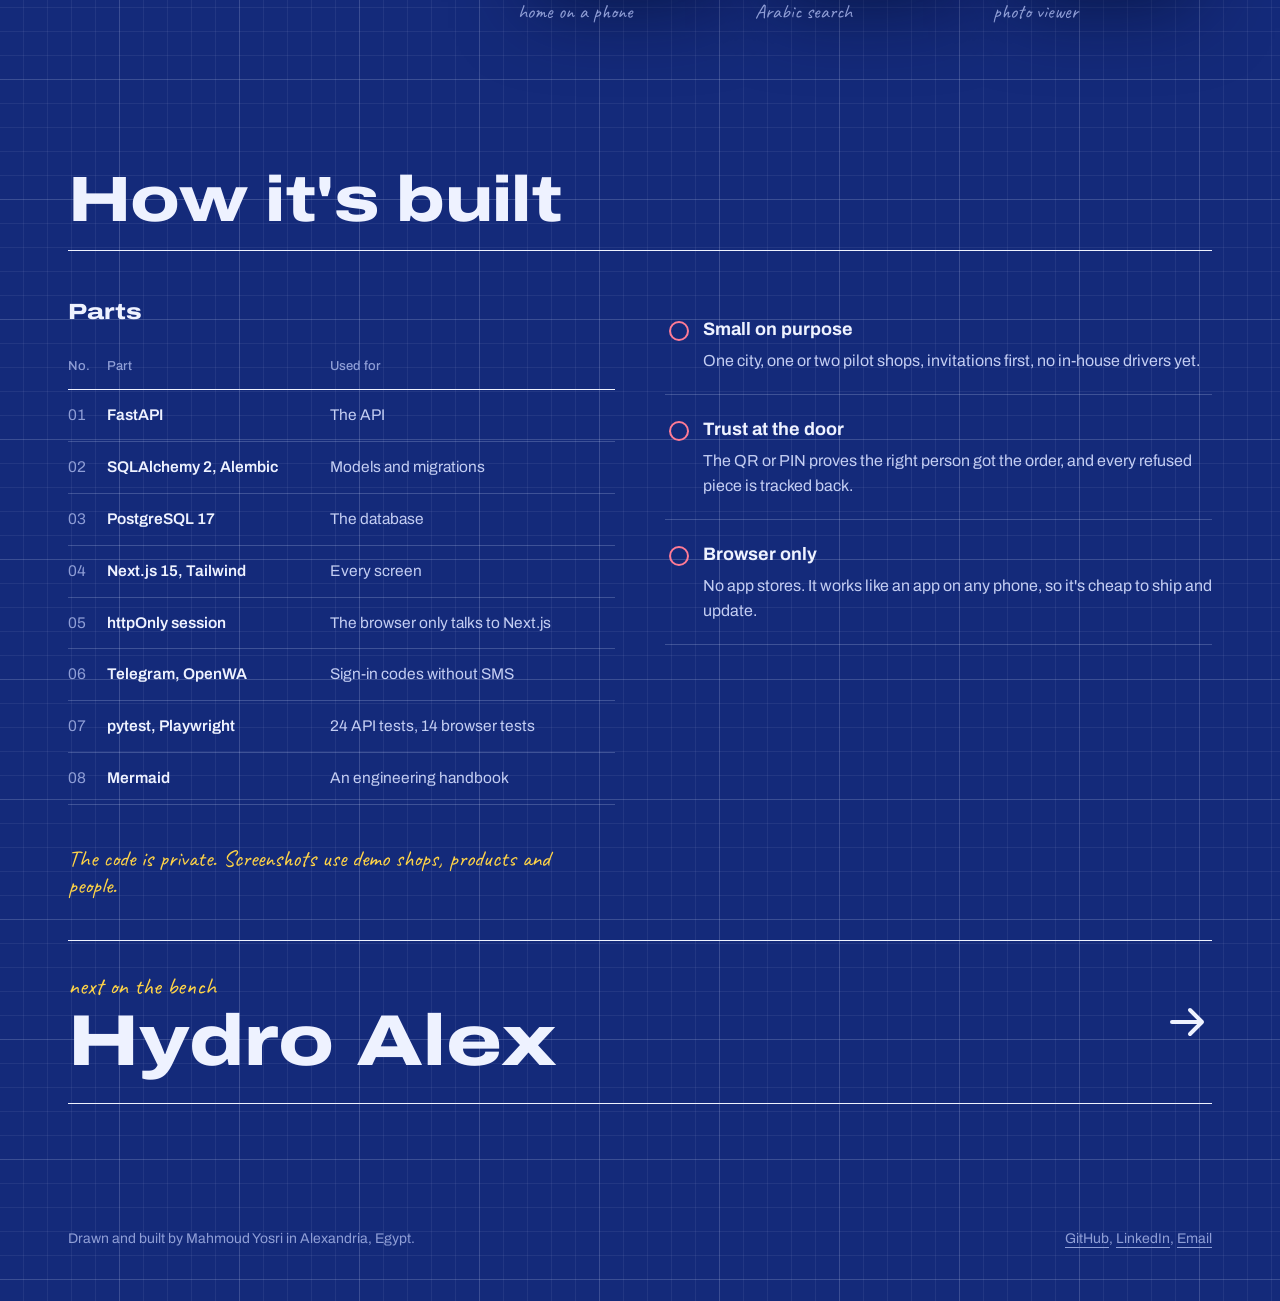
<file: rubies.html>
<!doctype html>
<html lang="en">
<head>
<meta charset="utf-8">
<meta name="viewport" content="width=device-width, initial-scale=1">
<title>Rubies | Mahmoud Yosri</title>
<meta name="description" content="Rubies is a marketplace for Alexandria's boutiques: one bag from many shops, one courier, QR handover and cash only for what you keep.">
<meta property="og:title" content="Rubies | Mahmoud Yosri">
<meta property="og:description" content="Rubies is a marketplace for Alexandria's boutiques: one bag from many shops, one courier, QR handover and cash only for what you keep.">
<meta property="og:type" content="website">
<meta property="og:url" content="https://mahmoudyosrimahmoud13.github.io/rubies.html">
<meta property="og:image" content="https://mahmoudyosrimahmoud13.github.io/img/og.webp">
<meta name="theme-color" content="#142a7a">
<link rel="icon" href="favicon.svg" type="image/svg+xml">
<link rel="preconnect" href="https://fonts.googleapis.com">
<link rel="preconnect" href="https://fonts.gstatic.com" crossorigin>
<link href="https://fonts.googleapis.com/css2?family=Archivo:wdth,wght@100..125,400..800&family=Caveat:wght@500;600;700&display=swap" rel="stylesheet">
<link rel="stylesheet" href="assets/style.css">
<script src="assets/site.js"></script>
</head>
<body class="case rubies">
<header class="topbar">
  <div class="wrap">
    <a class="brand" href="index.html"><b>Mahmoud Yosri</b><span class="hand">stuff maker</span></a>
    <nav class="nav" aria-label="Main">
      <a href="argon.html" class="hide-sm">Argon</a>
      <a href="inpace.html" class="hide-sm">inPace</a>
      <a href="studio.html" class="hide-sm">Studio</a>
      <a href="rubies.html" aria-current="page" class="hide-sm">Rubies</a>
      <a href="hydro-alex.html" class="hide-sm">Hydro Alex</a>
      <a href="codenote.html" class="hide-sm">CodeNote</a>
      <a href="index.html#contact">Contact</a>
      <button class="theme-btn" type="button" data-theme-toggle><svg viewBox="0 0 24 24" fill="none" stroke="currentColor" stroke-width="2" stroke-linecap="round" stroke-linejoin="round" aria-hidden="true"><path d="M12 3v2M12 19v2M3 12h2M19 12h2M5.6 5.6l1.4 1.4M17 17l1.4 1.4M5.6 18.4L7 17M17 7l1.4-1.4M12 8a4 4 0 1 0 0 8 4 4 0 0 0 0-8z"/></svg><span>Whiteprint</span></button>
    </nav>
  </div>
</header>

<main>
  <section class="case-hero">
    <div class="wrap">
      <a class="back" href="index.html#work"><svg viewBox="0 0 24 24" fill="none" stroke="currentColor" stroke-width="2" stroke-linecap="round" stroke-linejoin="round" aria-hidden="true"><path d="M19 12H5M11 6l-6 6 6 6"/></svg>All projects</a>
      <div class="kind">case study, 2026</div>
      <h1>Rubies</h1>
      <p class="lede">A marketplace for Alexandria's independent boutiques. Shop several stores in one bag, get it all in one delivery, and pay only for what you keep.</p>
      
      <dl class="facts"><div><dt>Role</dt><dd>Designed and built end to end</dd></div><div><dt>Status</dt><dd>MVP, one-city pilot</dd></div><div><dt>Users</dt><dd>Customers, shops, couriers, admins</dd></div><div><dt>Languages</dt><dd>Arabic and English</dd></div></dl>
    </div>
  </section>

  <div class="wrap"><div class="cover"><div class="rig"><div class="tilt">
  <div class="browser"><div class="bar"><i></i><i></i><i></i><span>rubies / home</span></div><img src="img/rubies/01-home.webp" alt="Rubies home page" loading="lazy"></div>
  <div class="note" style="left:6%;top:102%"><svg style="right:-84px;top:-58px" viewBox="0 0 90 70" aria-hidden="true"><path d="M4,62 C32,58 60,44 76,12 M76,12 L64,18 M76,12 L78,26"/></svg><span class="t">every shop in one bag</span></div><div class="note" style="left:60%;top:102%"><svg style="left:-78px;top:-58px" viewBox="0 0 90 70" aria-hidden="true"><path d="M84,62 C58,58 28,46 14,12 M14,12 L12,26 M14,12 L26,18"/></svg><span class="t">6 boutiques, one 2-hour window</span></div>
</div></div></div></div>

  <section>
    <div class="wrap prose">
      <div class="margin-note">the problem</div>
      <h2>Great shops, scattered across the city</h2>
      <p>Alexandria has lots of small boutiques with good pieces, but buying from three of them means three deliveries, three fees, and paying up front for clothes that might not fit. Most of them sell through Instagram messages with no real store behind them.</p>
      <p>Rubies gives each shop its own storefront, puts every shop in <strong>one bag</strong>, sends <strong>one courier</strong> to collect it all, and lets the customer <strong>try the pieces at the door</strong> and pay cash only for what they keep.</p>
    </div>
  </section>

  <section style="padding-top:0">
    <div class="wrap">
      <div class="sheet-head"><h2>One order, start to finish</h2></div>
      <ol class="flow"><li><span class="n">1</span><b>Fill one bag</b>Pieces from several shops, one 2-hour window.</li><li><span class="n">2</span><b>Shops accept</b>Each shop accepts, packs and marks ready.</li><li><span class="n">3</span><b>One courier</b>Collects every bag, with an Open in Maps route.</li><li><span class="n">4</span><b>QR at the door</b>Scan the customer's QR or type a 6-digit PIN.</li><li><span class="n">5</span><b>Try and pay</b>Cash only for the pieces they keep.</li><li><span class="n">6</span><b>Returns go back</b>Refused pieces return, and stock goes back up.</li></ol>
    </div>
  </section>

  <section style="padding-top:0">
    <div class="wrap">
      <div class="sheet-head"><h2>Four apps in one</h2><span class="hand">one for every person in the chain</span></div>
      <div class="chapter">
  <div class="text"><span class="step">for</span><h3>Customers</h3><ul><li>Each shop has its own page and logo.</li><li>Search every shop with filters for size, colour, price and rating.</li><li>The bag groups items by shop, with one delivery fee.</li><li>Live tracking with a QR handover pass.</li></ul></div>
  <div><div class="shots two"><figure><div class="shot crop"><img src="img/rubies/02-boutiques.webp" alt="boutiques" loading="lazy" decoding="async"></div><figcaption>boutiques</figcaption></figure><figure><div class="shot crop"><img src="img/rubies/04-product.webp" alt="a product" loading="lazy" decoding="async"></div><figcaption>a product</figcaption></figure><figure><div class="shot crop"><img src="img/rubies/06-search-filters.webp" alt="search and filters" loading="lazy" decoding="async"></div><figcaption>search and filters</figcaption></figure><figure><div class="shot crop"><img src="img/rubies/07-bag-two-shops.webp" alt="one bag, two shops" loading="lazy" decoding="async"></div><figcaption>one bag, two shops</figcaption></figure></div><div style="margin-top:16px"><figure><div class="shot crop"><img src="img/rubies/08-order-tracking.webp" alt="tracking, with the QR pass and PIN" loading="lazy" decoding="async"></div><figcaption>tracking, with the QR pass and PIN</figcaption></figure></div></div>
</div>
      <div class="chapter">
  <div class="text"><span class="step">for</span><h3>Shop owners</h3><ul><li>An order queue: accept, pack, mark ready.</li><li>Catalog and stock, with low-stock warnings.</li><li>Sales, best sellers, busiest days and hours.</li><li>What the shop is owed, and payouts.</li></ul></div>
  <div><div class="shots two"><figure><div class="shot crop"><img src="img/rubies/09-shop-orders.webp" alt="shop orders" loading="lazy" decoding="async"></div><figcaption>shop orders</figcaption></figure><figure><div class="shot crop"><img src="img/rubies/10-shop-catalog.webp" alt="catalog and stock" loading="lazy" decoding="async"></div><figcaption>catalog and stock</figcaption></figure></div><div style="margin-top:16px"><figure><div class="shot crop"><img src="img/rubies/11-shop-insights.webp" alt="shop insights" loading="lazy" decoding="async"></div><figcaption>shop insights</figcaption></figure></div></div>
</div>
      <div class="chapter">
  <div class="text"><span class="step">for</span><h3>Couriers</h3><ul><li>The next stop, with Directions and the bags to pick up.</li><li>Pick up, deliver and returns in three tabs.</li><li>Cash on hand, and a QR to hand it to the admin.</li><li>Arabic and dark mode for night shifts.</li></ul></div>
  <div><div class="shots phones"><figure><div class="shot phone"><img src="img/rubies/23-phone-courier-today.webp" alt="the courier's day" loading="lazy" decoding="async"></div><figcaption>the courier's day</figcaption></figure><figure><div class="shot phone"><img src="img/rubies/24-phone-courier-dark-ar.webp" alt="in Arabic, dark" loading="lazy" decoding="async"></div><figcaption>in Arabic, dark</figcaption></figure><figure><div class="shot phone"><img src="img/rubies/25-phone-order-qr.webp" alt="the customer's order" loading="lazy" decoding="async"></div><figcaption>the customer's order</figcaption></figure></div></div>
</div>
      <div class="chapter">
  <div class="text"><span class="step">for</span><h3>Admins</h3><ul><li>Orders that need a courier, cash with couriers, returns to shops.</li><li>Financial report with PDF export.</li><li>Money and payouts per shop.</li><li>People, shops, windows, fees, announcements and join requests.</li></ul></div>
  <div><div class="shots two"><figure><div class="shot crop"><img src="img/rubies/12-admin-command-center.webp" alt="command center" loading="lazy" decoding="async"></div><figcaption>command center</figcaption></figure><figure><div class="shot crop"><img src="img/rubies/14-admin-financial-report.webp" alt="financial report" loading="lazy" decoding="async"></div><figcaption>financial report</figcaption></figure><figure><div class="shot crop"><img src="img/rubies/15-admin-money.webp" alt="money and payouts" loading="lazy" decoding="async"></div><figcaption>money and payouts</figcaption></figure><figure><div class="shot crop"><img src="img/rubies/16-admin-people.webp" alt="people" loading="lazy" decoding="async"></div><figcaption>people</figcaption></figure></div></div>
</div>
      <div class="chapter">
  <div class="text"><span class="step">and</span><h3>Arabic first, light and dark</h3><p>Arabic is the default, with a full right-to-left layout. English is one tap away, and every screen works in light and dark.</p></div>
  <div><div class="shots two"><figure><div class="shot crop"><img src="img/rubies/17-home-ar-dark.webp" alt="home in Arabic" loading="lazy" decoding="async"></div><figcaption>home in Arabic</figcaption></figure><figure><div class="shot crop"><img src="img/rubies/18-admin-command-center-ar-dark.webp" alt="admin in Arabic" loading="lazy" decoding="async"></div><figcaption>admin in Arabic</figcaption></figure></div><div class="shots phones" style="margin-top:16px"><figure><div class="shot phone"><img src="img/rubies/20-phone-home.webp" alt="home on a phone" loading="lazy" decoding="async"></div><figcaption>home on a phone</figcaption></figure><figure><div class="shot phone"><img src="img/rubies/22-phone-search-ar.webp" alt="Arabic search" loading="lazy" decoding="async"></div><figcaption>Arabic search</figcaption></figure><figure><div class="shot phone"><img src="img/rubies/27-phone-photo-viewer.webp" alt="photo viewer" loading="lazy" decoding="async"></div><figcaption>photo viewer</figcaption></figure></div></div>
</div>
    </div>
  </section>

  <section style="padding-top:0">
    <div class="wrap">
      <div class="sheet-head"><h2>How it's built</h2></div>
      <div class="split">
        <table class="bom"><caption>Parts</caption><thead><tr><th>No.</th><th>Part</th><th>Used for</th></tr></thead><tbody><tr><td>01</td><td>FastAPI</td><td>The API</td></tr><tr><td>02</td><td>SQLAlchemy 2, Alembic</td><td>Models and migrations</td></tr><tr><td>03</td><td>PostgreSQL 17</td><td>The database</td></tr><tr><td>04</td><td>Next.js 15, Tailwind</td><td>Every screen</td></tr><tr><td>05</td><td>httpOnly session</td><td>The browser only talks to Next.js</td></tr><tr><td>06</td><td>Telegram, OpenWA</td><td>Sign-in codes without SMS</td></tr><tr><td>07</td><td>pytest, Playwright</td><td>24 API tests, 14 browser tests</td></tr><tr><td>08</td><td>Mermaid</td><td>An engineering handbook</td></tr></tbody></table>
        <ul class="decisions" style="grid-template-columns:1fr">
          <li><b>Small on purpose</b>One city, one or two pilot shops, invitations first, no in-house drivers yet.</li>
          <li><b>Trust at the door</b>The QR or PIN proves the right person got the order, and every refused piece is tracked back.</li>
          <li><b>Browser only</b>No app stores. It works like an app on any phone, so it's cheap to ship and update.</li>
        </ul>
      </div>
      <p class="private" style="margin-top:40px">The code is private. Screenshots use demo shops, products and people.</p>
      <a class="next-project" href="hydro-alex.html"><span><small>next on the bench</small><b>Hydro Alex</b></span><svg viewBox="0 0 24 24" fill="none" stroke="currentColor" stroke-width="2" stroke-linecap="round" stroke-linejoin="round" aria-hidden="true"><path d="M4 12h15M13 6l6 6-6 6"/></svg></a>
    </div>
  </section>
</main>
<footer>
  <div class="wrap">
    <span>Drawn and built by Mahmoud Yosri in Alexandria, Egypt.</span>
    <span><a href="https://github.com/mahmoudyosrimahmoud13">GitHub</a>, <a href="https://www.linkedin.com/in/mahmoud-yosri-b30a89212">LinkedIn</a>, <a href="mailto:mahmooudyosri@gmail.com">Email</a></span>
  </div>
</footer>
</body>
</html>
</file>
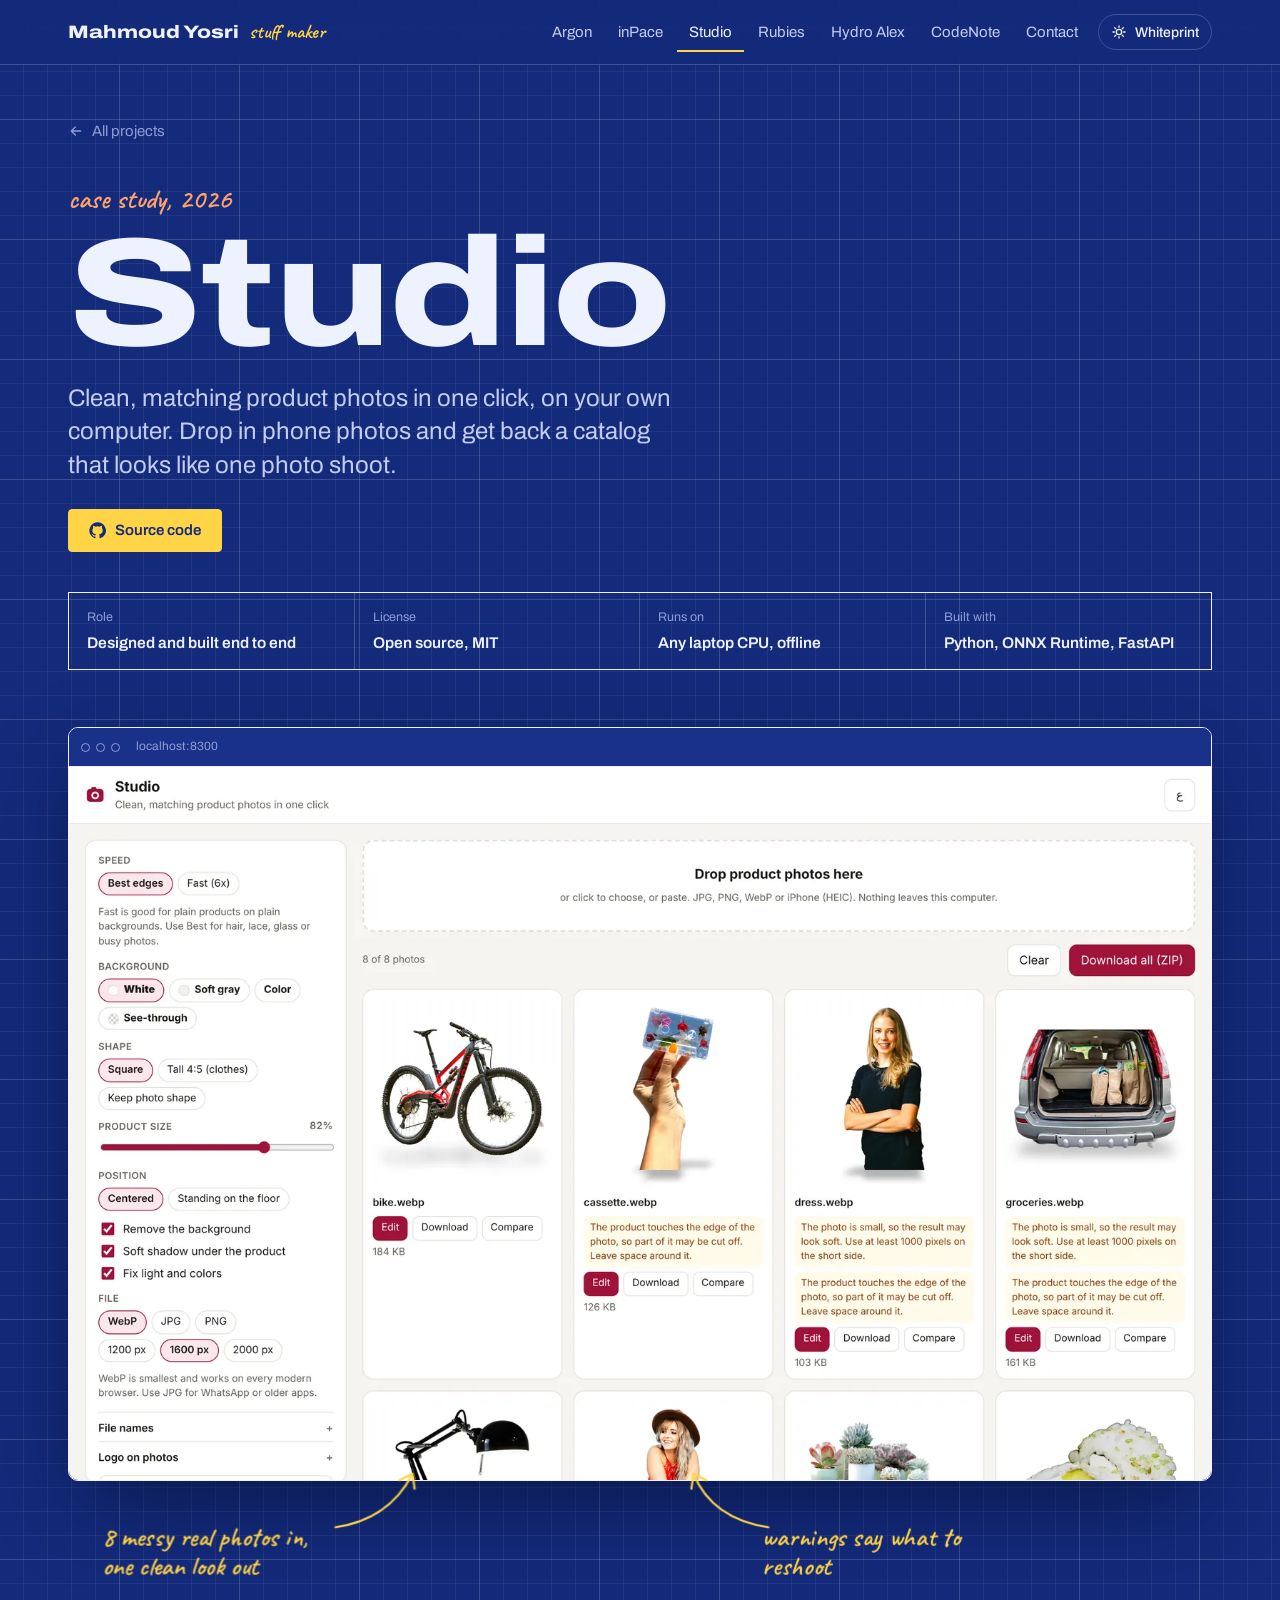
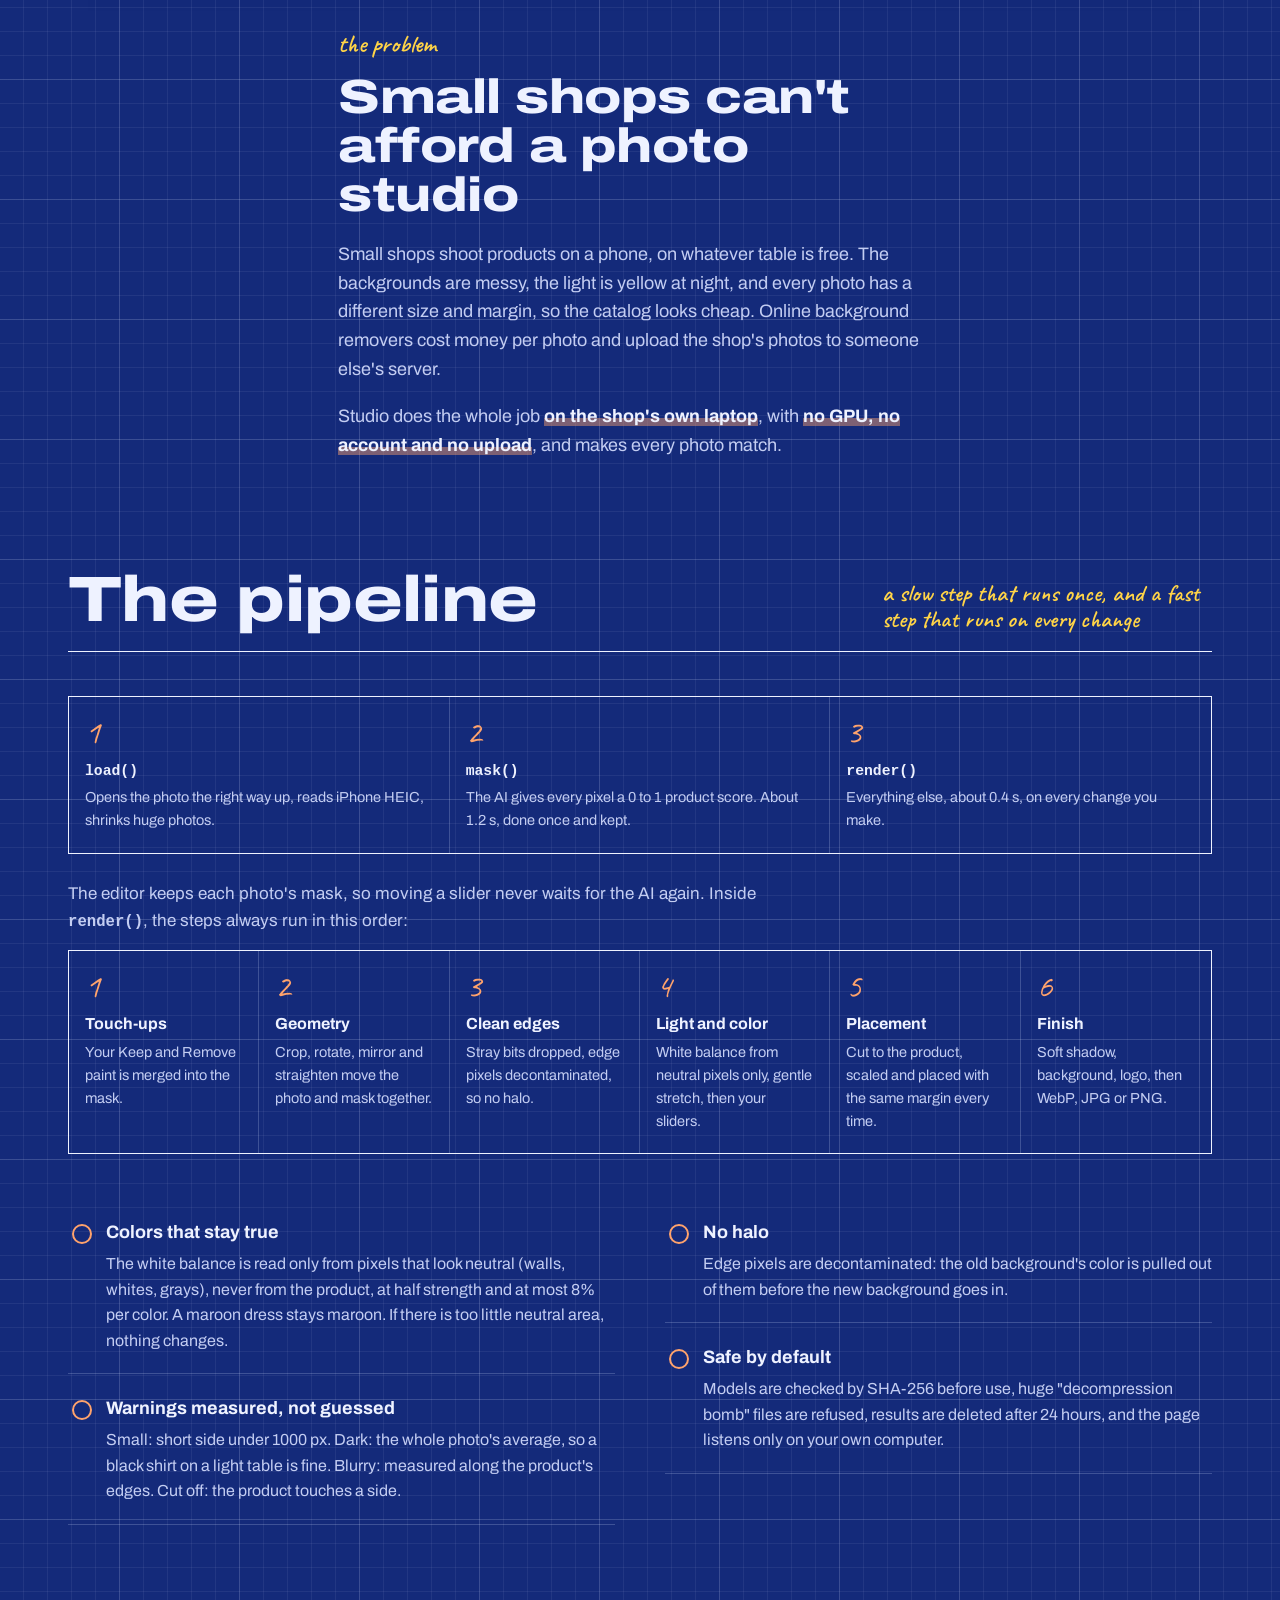
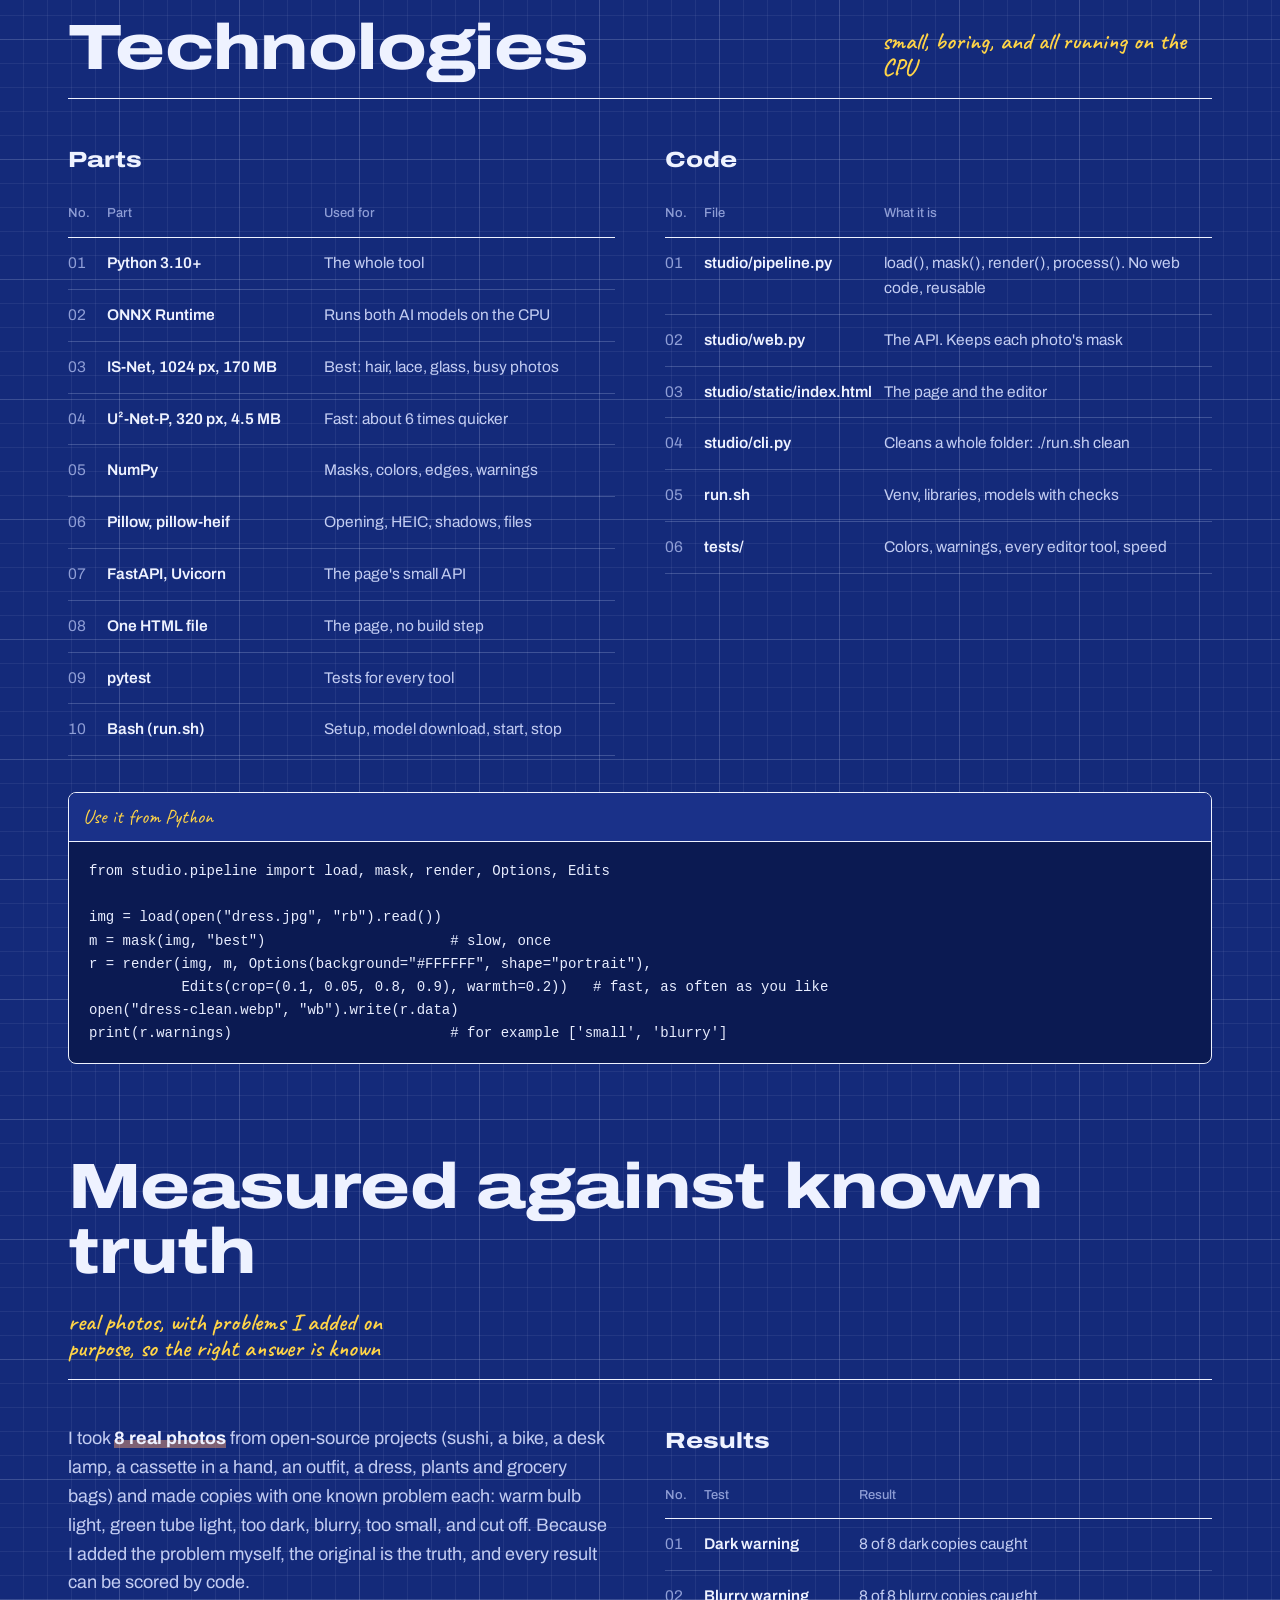
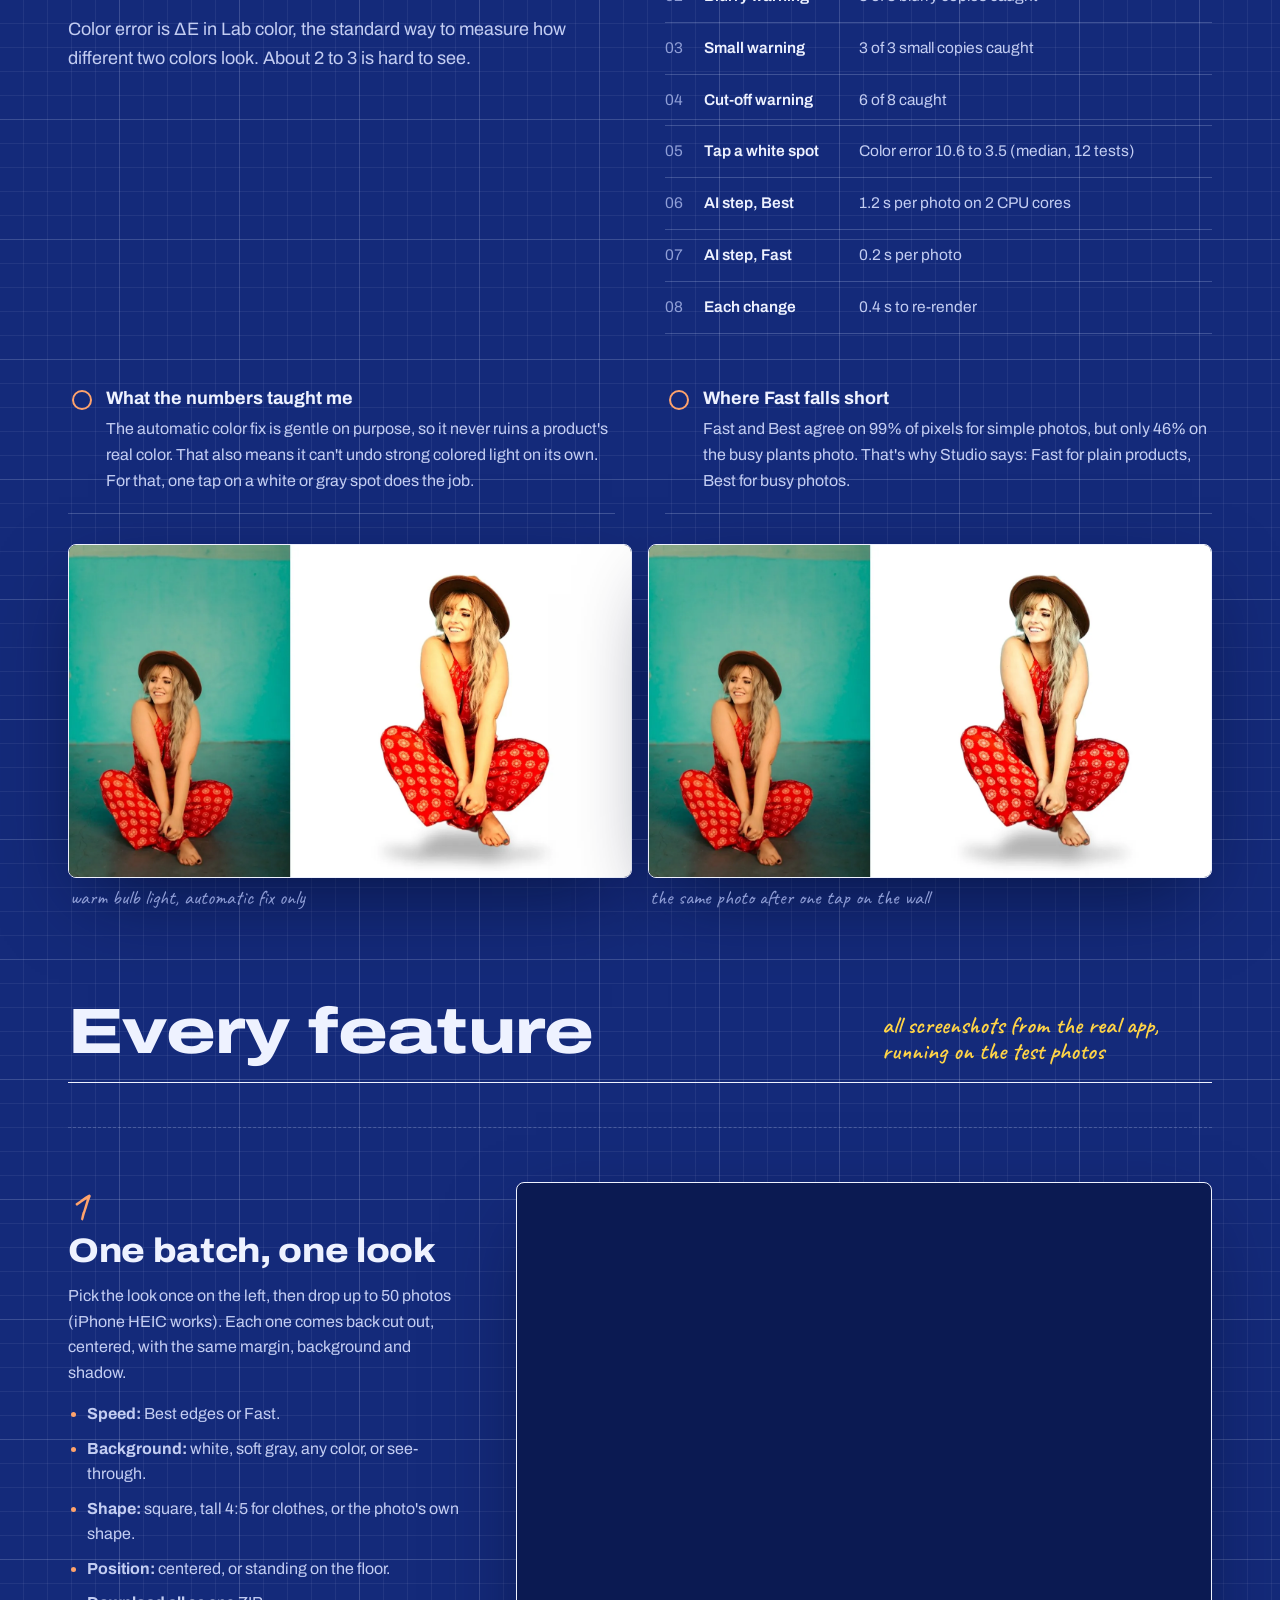
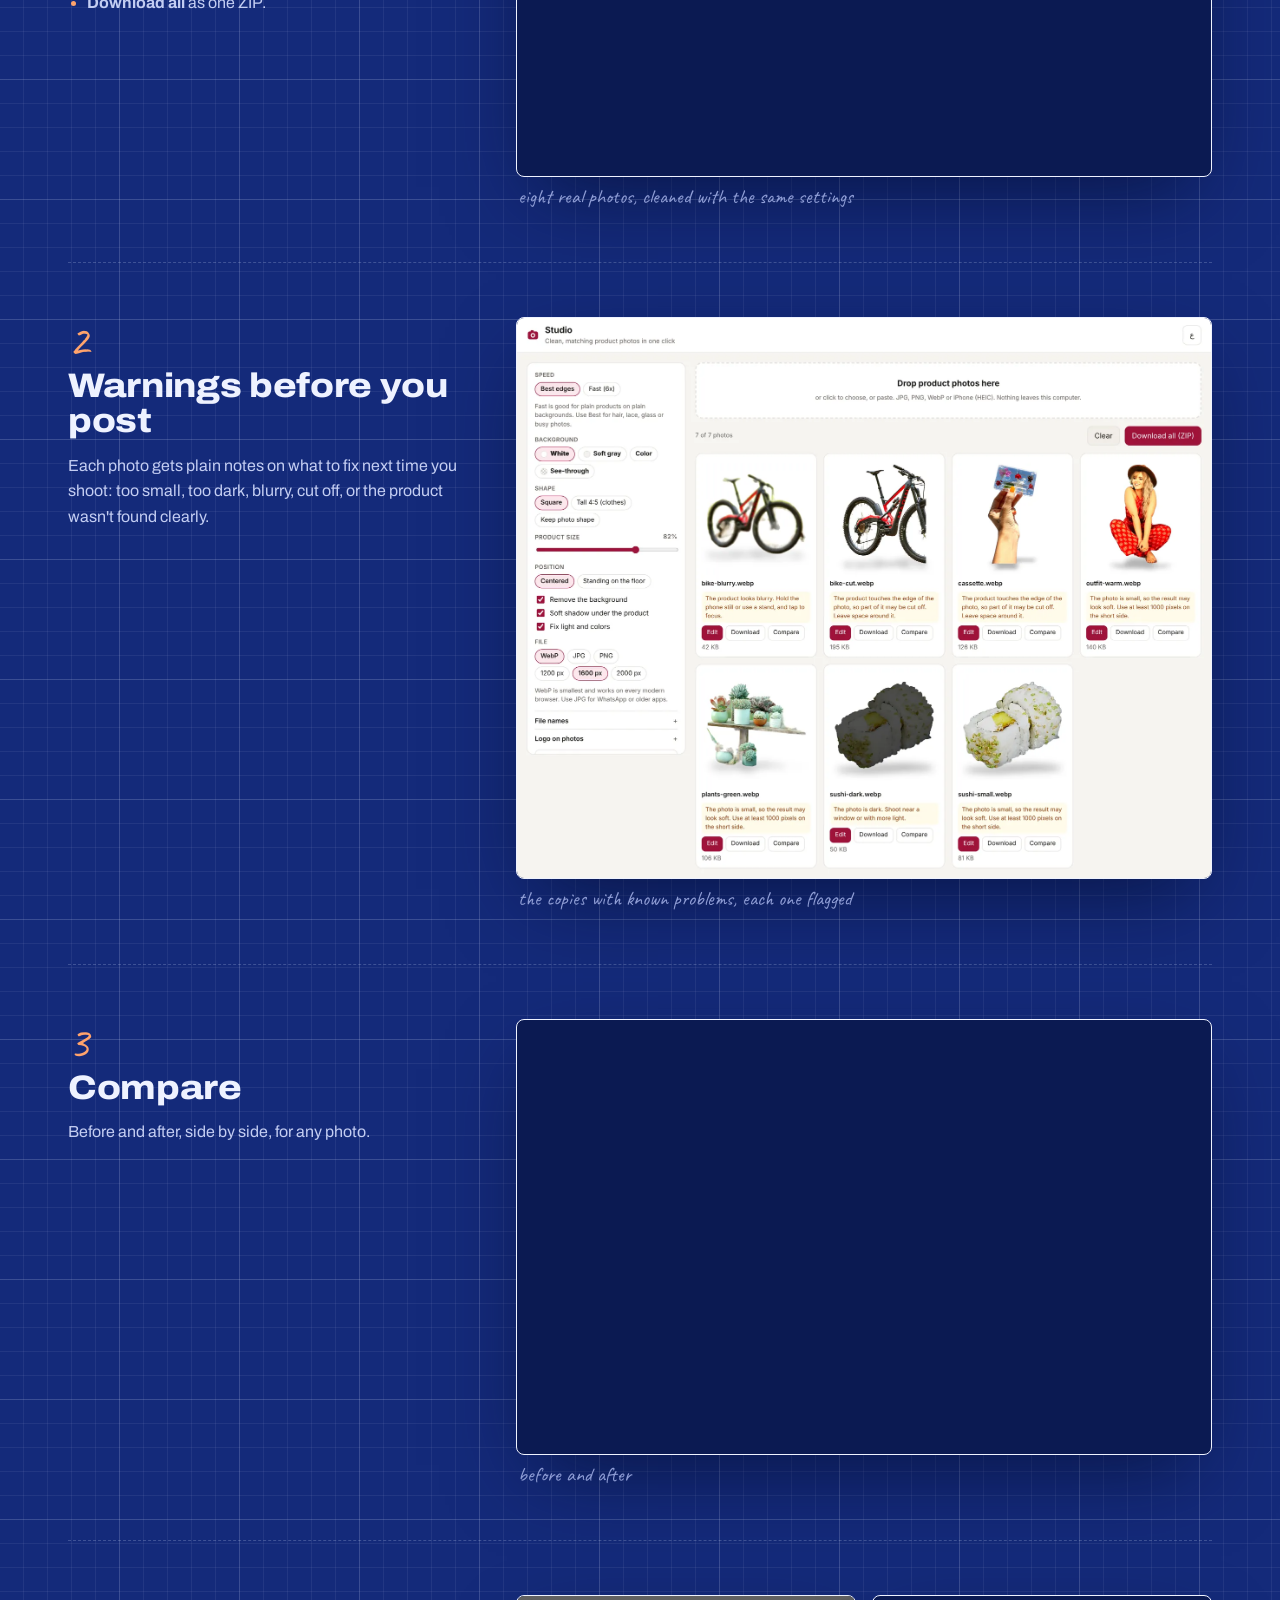
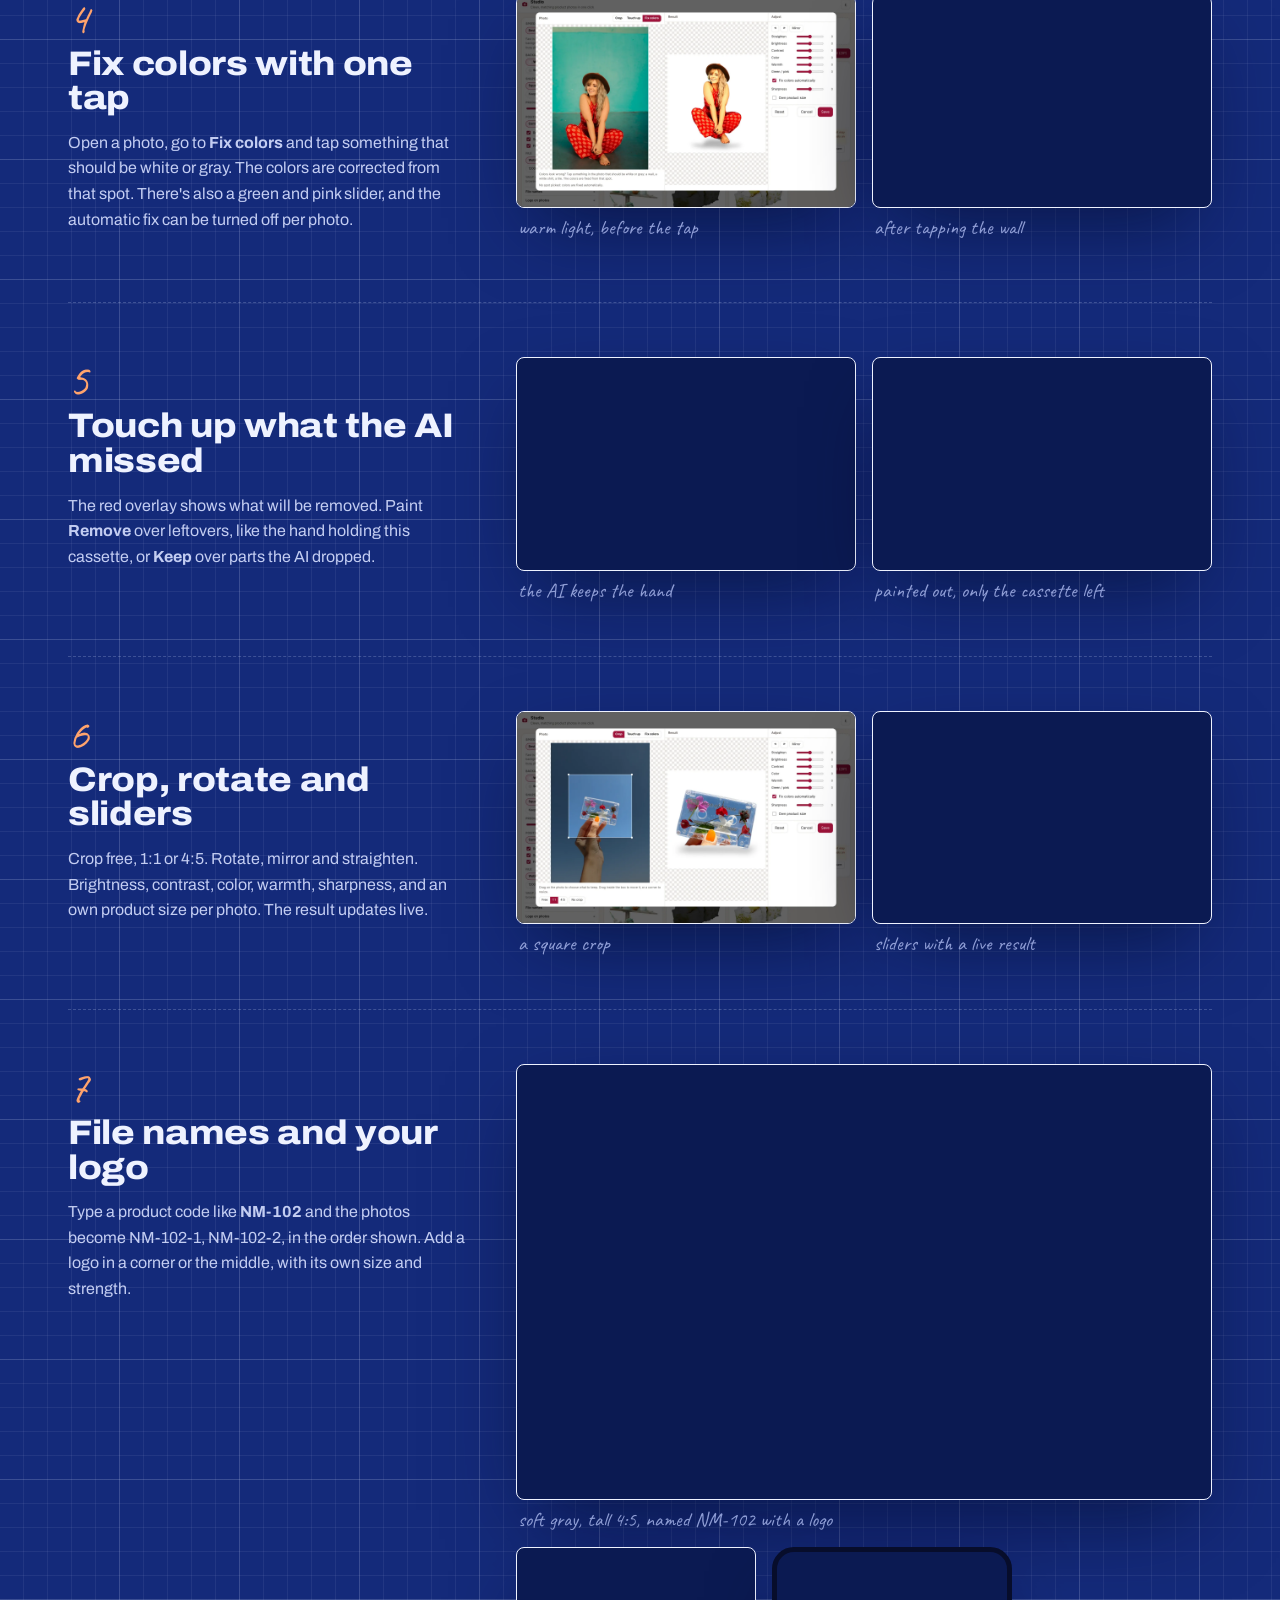
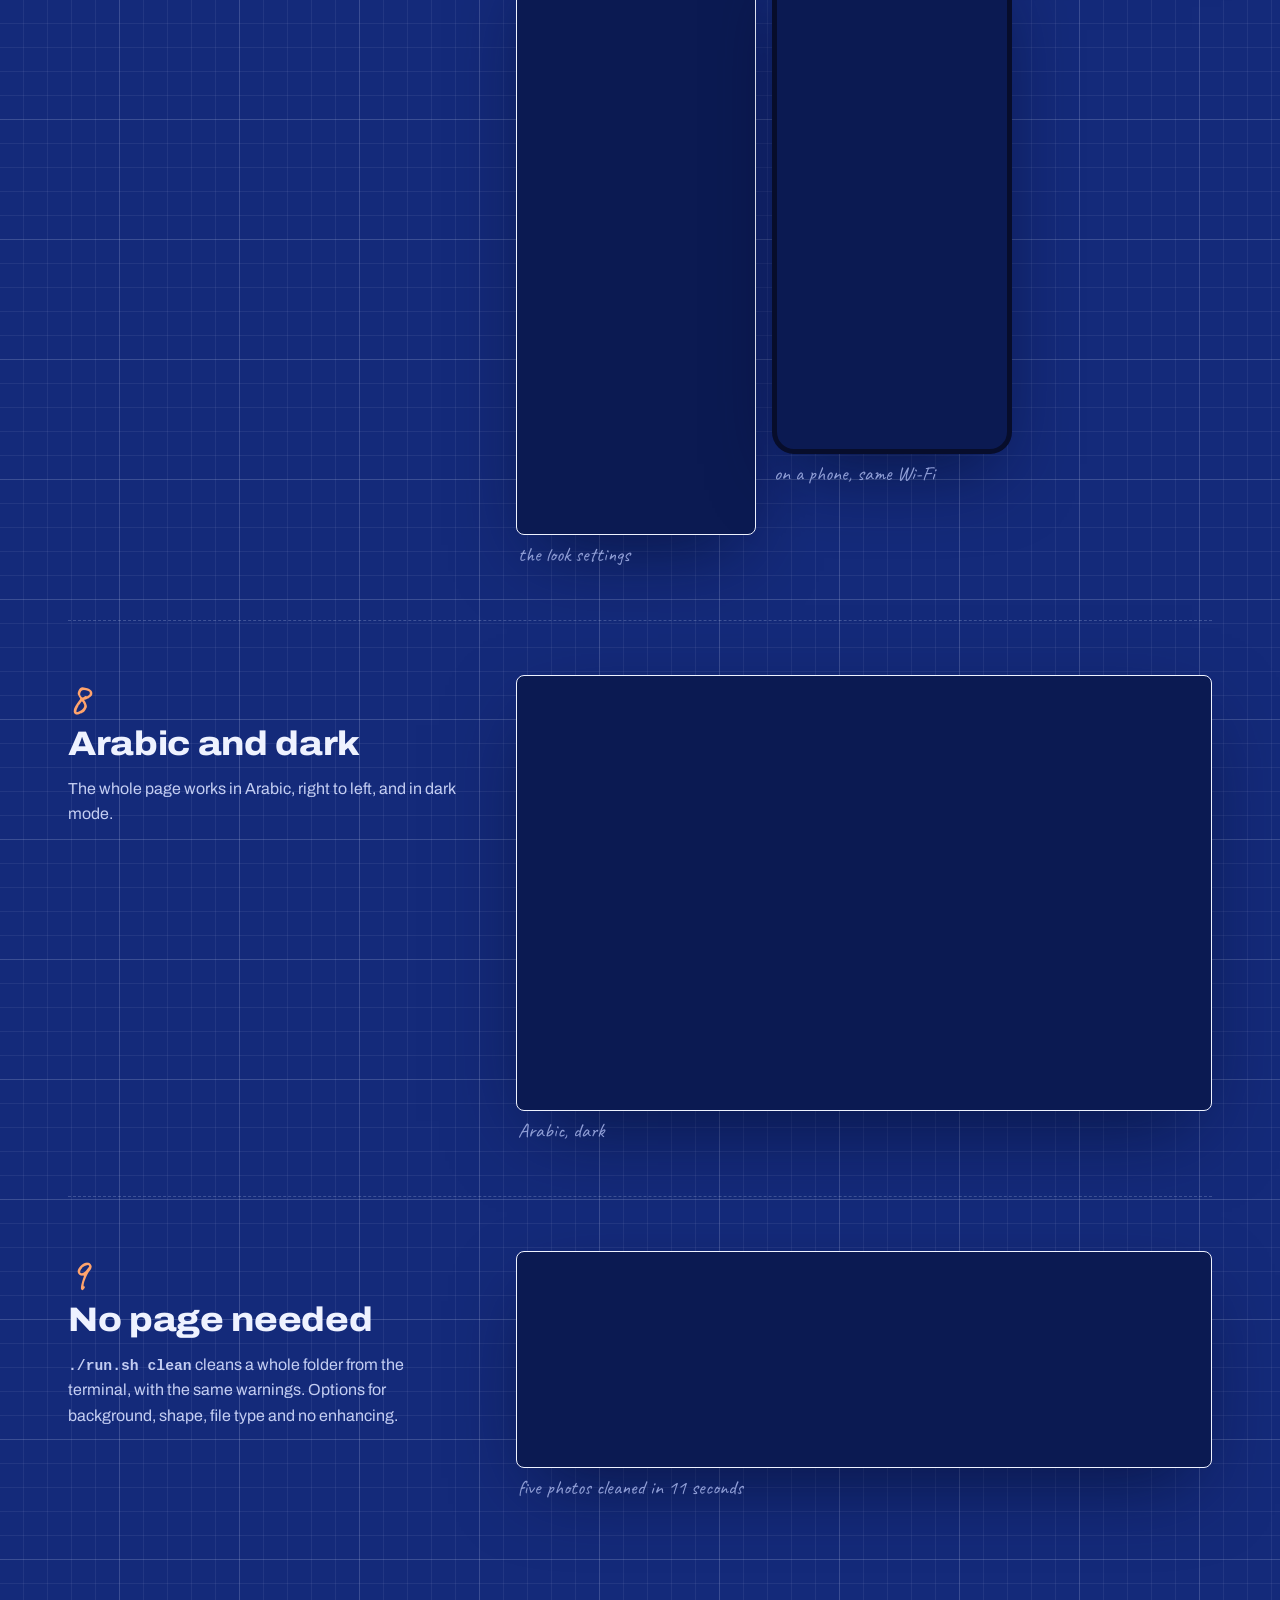
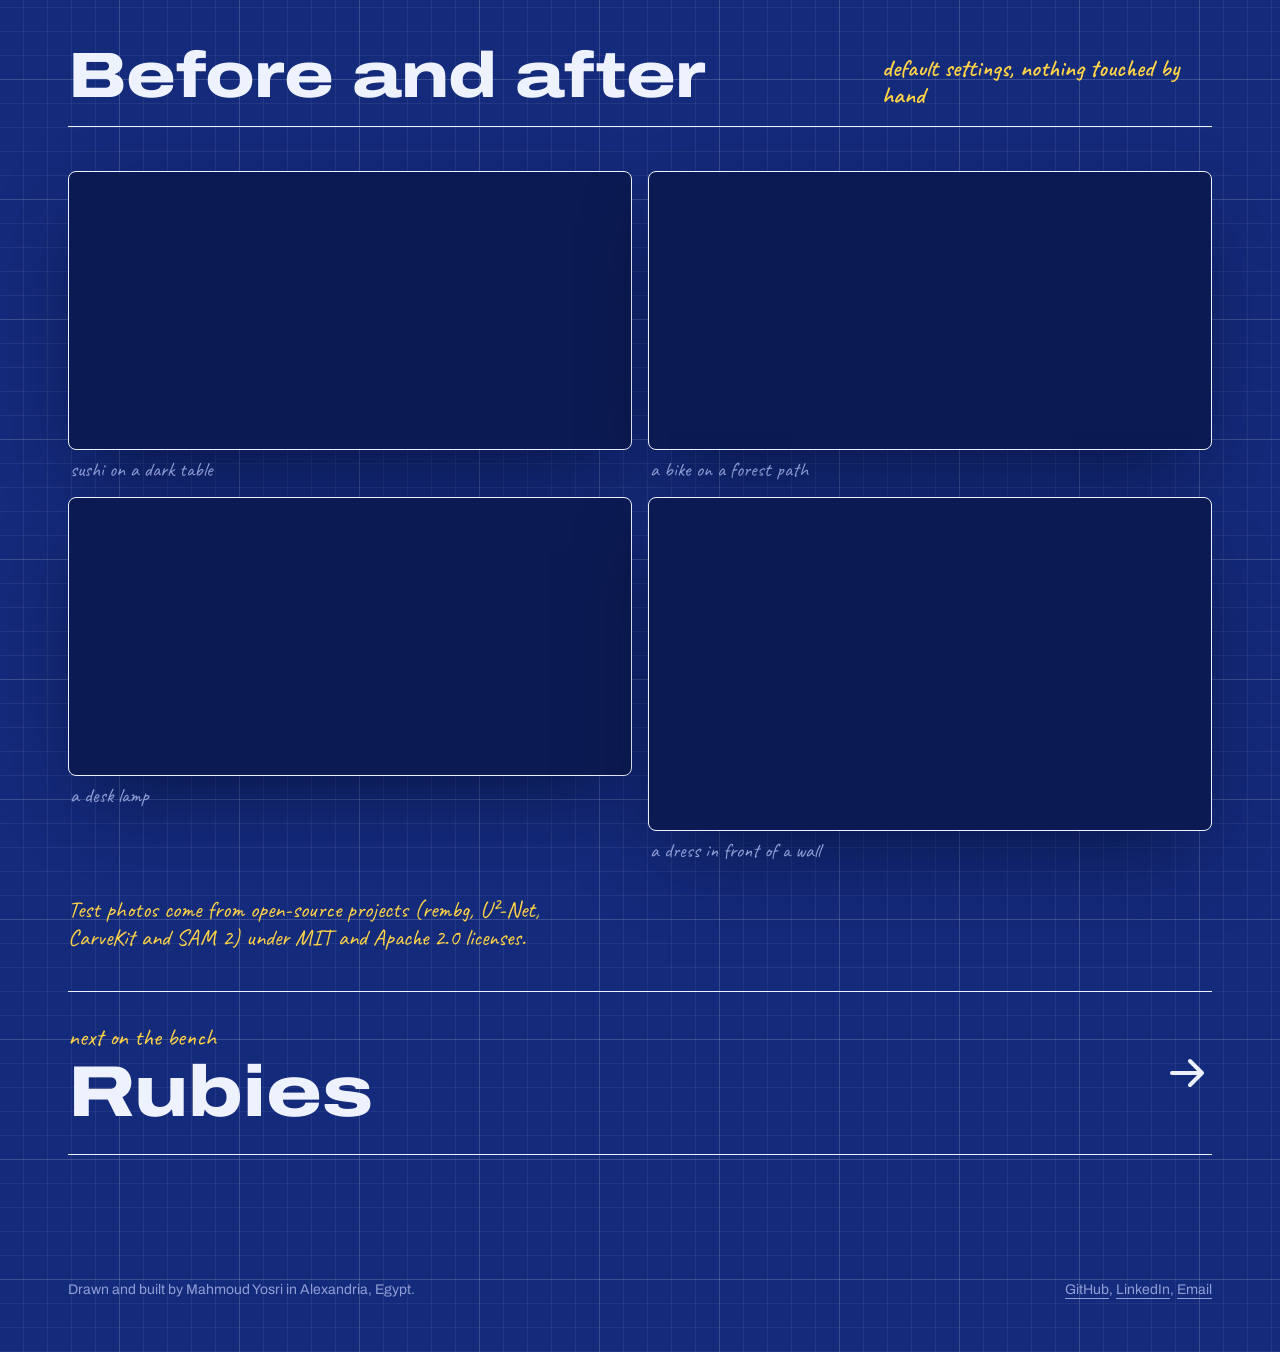
<file: studio.html>
<!doctype html>
<html lang="en">
<head>
<meta charset="utf-8">
<meta name="viewport" content="width=device-width, initial-scale=1">
<title>Studio | Mahmoud Yosri</title>
<meta name="description" content="Studio turns ordinary phone photos into clean, matching catalog photos, fully offline with a small AI model on the CPU. Pipeline, technologies and measured results.">
<meta property="og:title" content="Studio | Mahmoud Yosri">
<meta property="og:description" content="Studio turns ordinary phone photos into clean, matching catalog photos, fully offline with a small AI model on the CPU. Pipeline, technologies and measured results.">
<meta property="og:type" content="website">
<meta property="og:url" content="https://mahmoudyosrimahmoud13.github.io/studio.html">
<meta property="og:image" content="https://mahmoudyosrimahmoud13.github.io/img/og.webp">
<meta name="theme-color" content="#142a7a">
<link rel="icon" href="favicon.svg" type="image/svg+xml">
<link rel="preconnect" href="https://fonts.googleapis.com">
<link rel="preconnect" href="https://fonts.gstatic.com" crossorigin>
<link href="https://fonts.googleapis.com/css2?family=Archivo:wdth,wght@100..125,400..800&family=Caveat:wght@500;600;700&display=swap" rel="stylesheet">
<link rel="stylesheet" href="assets/style.css">
<script src="assets/site.js"></script>
</head>
<body class="case studio">
<header class="topbar">
  <div class="wrap">
    <a class="brand" href="index.html"><b>Mahmoud Yosri</b><span class="hand">stuff maker</span></a>
    <nav class="nav" aria-label="Main">
      <a href="argon.html" class="hide-sm">Argon</a>
      <a href="inpace.html" class="hide-sm">inPace</a>
      <a href="studio.html" aria-current="page" class="hide-sm">Studio</a>
      <a href="rubies.html" class="hide-sm">Rubies</a>
      <a href="hydro-alex.html" class="hide-sm">Hydro Alex</a>
      <a href="codenote.html" class="hide-sm">CodeNote</a>
      <a href="index.html#contact">Contact</a>
      <button class="theme-btn" type="button" data-theme-toggle><svg viewBox="0 0 24 24" fill="none" stroke="currentColor" stroke-width="2" stroke-linecap="round" stroke-linejoin="round" aria-hidden="true"><path d="M12 3v2M12 19v2M3 12h2M19 12h2M5.6 5.6l1.4 1.4M17 17l1.4 1.4M5.6 18.4L7 17M17 7l1.4-1.4M12 8a4 4 0 1 0 0 8 4 4 0 0 0 0-8z"/></svg><span>Whiteprint</span></button>
    </nav>
  </div>
</header>

<main>
  <section class="case-hero">
    <div class="wrap">
      <a class="back" href="index.html#work"><svg viewBox="0 0 24 24" fill="none" stroke="currentColor" stroke-width="2" stroke-linecap="round" stroke-linejoin="round" aria-hidden="true"><path d="M19 12H5M11 6l-6 6 6 6"/></svg>All projects</a>
      <div class="kind">case study, 2026</div>
      <h1>Studio</h1>
      <p class="lede">Clean, matching product photos in one click, on your own computer. Drop in phone photos and get back a catalog that looks like one photo shoot.</p>
      <div class="actions"><a class="btn solid" href="https://github.com/mahmoudyosrimahmoud13/studio"><svg viewBox="0 0 24 24" fill="currentColor" aria-hidden="true"><path d="M12 .5a11.5 11.5 0 0 0-3.64 22.41c.58.1.79-.25.79-.56v-2c-3.2.7-3.88-1.37-3.88-1.37-.53-1.33-1.28-1.69-1.28-1.69-1.05-.71.08-.7.08-.7 1.16.08 1.77 1.19 1.77 1.19 1.03 1.77 2.7 1.26 3.36.96.1-.75.4-1.26.73-1.55-2.55-.29-5.24-1.28-5.24-5.68 0-1.26.45-2.28 1.19-3.09-.12-.29-.52-1.46.11-3.05 0 0 .97-.31 3.17 1.18a11 11 0 0 1 5.77 0c2.2-1.49 3.17-1.18 3.17-1.18.63 1.59.23 2.76.11 3.05.74.81 1.19 1.83 1.19 3.09 0 4.41-2.69 5.38-5.26 5.67.41.36.78 1.06.78 2.14v3.17c0 .31.21.67.8.56A11.5 11.5 0 0 0 12 .5z"/></svg>Source code</a></div>
      <dl class="facts"><div><dt>Role</dt><dd>Designed and built end to end</dd></div><div><dt>License</dt><dd>Open source, MIT</dd></div><div><dt>Runs on</dt><dd>Any laptop CPU, offline</dd></div><div><dt>Built with</dt><dd>Python, ONNX Runtime, FastAPI</dd></div></dl>
    </div>
  </section>

  <div class="wrap"><div class="cover"><div class="rig"><div class="tilt">
  <div class="browser"><div class="bar"><i></i><i></i><i></i><span>localhost:8300</span></div><img src="img/studio/01-batch-8-photos.webp" alt="Studio with a batch of eight real product photos" loading="lazy"></div>
  <div class="note" style="left:6%;top:102%"><svg style="right:-84px;top:-58px" viewBox="0 0 90 70" aria-hidden="true"><path d="M4,62 C32,58 60,44 76,12 M76,12 L64,18 M76,12 L78,26"/></svg><span class="t">8 messy real photos in, one clean look out</span></div><div class="note" style="left:60%;top:102%"><svg style="left:-78px;top:-58px" viewBox="0 0 90 70" aria-hidden="true"><path d="M84,62 C58,58 28,46 14,12 M14,12 L12,26 M14,12 L26,18"/></svg><span class="t">warnings say what to reshoot</span></div>
</div></div></div></div>

  <section>
    <div class="wrap prose">
      <div class="margin-note">the problem</div>
      <h2>Small shops can't afford a photo studio</h2>
      <p>Small shops shoot products on a phone, on whatever table is free. The backgrounds are messy, the light is yellow at night, and every photo has a different size and margin, so the catalog looks cheap. Online background removers cost money per photo and upload the shop's photos to someone else's server.</p>
      <p>Studio does the whole job <strong>on the shop's own laptop</strong>, with <strong>no GPU, no account and no upload</strong>, and makes every photo match.</p>
    </div>
  </section>

  <section style="padding-top:0">
    <div class="wrap">
      <div class="sheet-head"><h2>The pipeline</h2><span class="hand">a slow step that runs once, and a fast step that runs on every change</span></div>
      <ol class="flow three"><li><span class="n">1</span><b><code>load()</code></b>Opens the photo the right way up, reads iPhone HEIC, shrinks huge photos.</li><li><span class="n">2</span><b><code>mask()</code></b>The AI gives every pixel a 0 to 1 product score. About 1.2 s, done once and kept.</li><li><span class="n">3</span><b><code>render()</code></b>Everything else, about 0.4 s, on every change you make.</li></ol>
      <p class="pipe-note">The editor keeps each photo's mask, so moving a slider never waits for the AI again. Inside <code>render()</code>, the steps always run in this order:</p>
      <ol class="flow"><li><span class="n">1</span><b>Touch-ups</b>Your Keep and Remove paint is merged into the mask.</li><li><span class="n">2</span><b>Geometry</b>Crop, rotate, mirror and straighten move the photo and mask together.</li><li><span class="n">3</span><b>Clean edges</b>Stray bits dropped, edge pixels decontaminated, so no halo.</li><li><span class="n">4</span><b>Light and color</b>White balance from neutral pixels only, gentle stretch, then your sliders.</li><li><span class="n">5</span><b>Placement</b>Cut to the product, scaled and placed with the same margin every time.</li><li><span class="n">6</span><b>Finish</b>Soft shadow, background, logo, then WebP, JPG or PNG.</li></ol>
      <div class="split" style="margin-top:44px">
        <ul class="decisions" style="grid-template-columns:1fr">
          <li><b>Colors that stay true</b>The white balance is read only from pixels that look neutral (walls, whites, grays), never from the product, at half strength and at most 8% per color. A maroon dress stays maroon. If there is too little neutral area, nothing changes.</li>
          <li><b>Warnings measured, not guessed</b>Small: short side under 1000 px. Dark: the whole photo's average, so a black shirt on a light table is fine. Blurry: measured along the product's edges. Cut off: the product touches a side.</li>
        </ul>
        <ul class="decisions" style="grid-template-columns:1fr">
          <li><b>No halo</b>Edge pixels are decontaminated: the old background's color is pulled out of them before the new background goes in.</li>
          <li><b>Safe by default</b>Models are checked by SHA-256 before use, huge "decompression bomb" files are refused, results are deleted after 24 hours, and the page listens only on your own computer.</li>
        </ul>
      </div>
    </div>
  </section>

  <section style="padding-top:0">
    <div class="wrap">
      <div class="sheet-head"><h2>Technologies</h2><span class="hand">small, boring, and all running on the CPU</span></div>
      <div class="split">
        <table class="bom"><caption>Parts</caption><thead><tr><th>No.</th><th>Part</th><th>Used for</th></tr></thead><tbody><tr><td>01</td><td>Python 3.10+</td><td>The whole tool</td></tr><tr><td>02</td><td>ONNX Runtime</td><td>Runs both AI models on the CPU</td></tr><tr><td>03</td><td>IS-Net, 1024 px, 170 MB</td><td>Best: hair, lace, glass, busy photos</td></tr><tr><td>04</td><td>U²-Net-P, 320 px, 4.5 MB</td><td>Fast: about 6 times quicker</td></tr><tr><td>05</td><td>NumPy</td><td>Masks, colors, edges, warnings</td></tr><tr><td>06</td><td>Pillow, pillow-heif</td><td>Opening, HEIC, shadows, files</td></tr><tr><td>07</td><td>FastAPI, Uvicorn</td><td>The page's small API</td></tr><tr><td>08</td><td>One HTML file</td><td>The page, no build step</td></tr><tr><td>09</td><td>pytest</td><td>Tests for every tool</td></tr><tr><td>10</td><td>Bash (run.sh)</td><td>Setup, model download, start, stop</td></tr></tbody></table>
        <table class="bom"><caption>Code</caption><thead><tr><th>No.</th><th>File</th><th>What it is</th></tr></thead><tbody><tr><td>01</td><td>studio/pipeline.py</td><td>load(), mask(), render(), process(). No web code, reusable</td></tr><tr><td>02</td><td>studio/web.py</td><td>The API. Keeps each photo's mask</td></tr><tr><td>03</td><td>studio/static/index.html</td><td>The page and the editor</td></tr><tr><td>04</td><td>studio/cli.py</td><td>Cleans a whole folder: ./run.sh clean</td></tr><tr><td>05</td><td>run.sh</td><td>Venv, libraries, models with checks</td></tr><tr><td>06</td><td>tests/</td><td>Colors, warnings, every editor tool, speed</td></tr></tbody></table>
      </div>
      <div class="code"><div class="code-bar">Use it from Python</div><pre>from studio.pipeline import load, mask, render, Options, Edits

img = load(open(&quot;dress.jpg&quot;, &quot;rb&quot;).read())
m = mask(img, &quot;best&quot;)                      # slow, once
r = render(img, m, Options(background=&quot;#FFFFFF&quot;, shape=&quot;portrait&quot;),
           Edits(crop=(0.1, 0.05, 0.8, 0.9), warmth=0.2))   # fast, as often as you like
open(&quot;dress-clean.webp&quot;, &quot;wb&quot;).write(r.data)
print(r.warnings)                          # for example [&#x27;small&#x27;, &#x27;blurry&#x27;]</pre></div>
    </div>
  </section>

  <section style="padding-top:0">
    <div class="wrap">
      <div class="sheet-head"><h2>Measured against known truth</h2><span class="hand">real photos, with problems I added on purpose, so the right answer is known</span></div>
      <div class="split">
        <div class="prose">
          <p>I took <strong>8 real photos</strong> from open-source projects (sushi, a bike, a desk lamp, a cassette in a hand, an outfit, a dress, plants and grocery bags) and made copies with one known problem each: warm bulb light, green tube light, too dark, blurry, too small, and cut off. Because I added the problem myself, the original is the truth, and every result can be scored by code.</p>
          <p>Color error is ΔE in Lab color, the standard way to measure how different two colors look. About 2 to 3 is hard to see.</p>
        </div>
        <table class="bom"><caption>Results</caption><thead><tr><th>No.</th><th>Test</th><th>Result</th></tr></thead><tbody><tr><td>01</td><td>Dark warning</td><td>8 of 8 dark copies caught</td></tr><tr><td>02</td><td>Blurry warning</td><td>8 of 8 blurry copies caught</td></tr><tr><td>03</td><td>Small warning</td><td>3 of 3 small copies caught</td></tr><tr><td>04</td><td>Cut-off warning</td><td>6 of 8 caught</td></tr><tr><td>05</td><td>Tap a white spot</td><td>Color error 10.6 to 3.5 (median, 12 tests)</td></tr><tr><td>06</td><td>AI step, Best</td><td>1.2 s per photo on 2 CPU cores</td></tr><tr><td>07</td><td>AI step, Fast</td><td>0.2 s per photo</td></tr><tr><td>08</td><td>Each change</td><td>0.4 s to re-render</td></tr></tbody></table>
      </div>
      <ul class="decisions" style="margin-top:30px">
        <li><b>What the numbers taught me</b>The automatic color fix is gentle on purpose, so it never ruins a product's real color. That also means it can't undo strong colored light on its own. For that, one tap on a white or gray spot does the job.</li>
        <li><b>Where Fast falls short</b>Fast and Best agree on 99% of pixels for simple photos, but only 46% on the busy plants photo. That's why Studio says: Fast for plain products, Best for busy photos.</li>
      </ul>
      <div class="shots two" style="margin-top:30px"><figure><div class="shot "><img src="img/studio/pair-outfit-warm-auto.webp" alt="warm bulb light, automatic fix only" loading="lazy" decoding="async"></div><figcaption>warm bulb light, automatic fix only</figcaption></figure><figure><div class="shot "><img src="img/studio/pair-outfit-warm-white-spot.webp" alt="the same photo after one tap on the wall" loading="lazy" decoding="async"></div><figcaption>the same photo after one tap on the wall</figcaption></figure></div>
    </div>
  </section>

  <section style="padding-top:0">
    <div class="wrap">
      <div class="sheet-head"><h2>Every feature</h2><span class="hand">all screenshots from the real app, running on the test photos</span></div>
      <div class="chapter">
  <div class="text"><span class="step">1</span><h3>One batch, one look</h3><p>Pick the look once on the left, then drop up to 50 photos (iPhone HEIC works). Each one comes back cut out, centered, with the same margin, background and shadow.</p><ul><li><b>Speed:</b> Best edges or Fast.</li><li><b>Background:</b> white, soft gray, any color, or see-through.</li><li><b>Shape:</b> square, tall 4:5 for clothes, or the photo's own shape.</li><li><b>Position:</b> centered, or standing on the floor.</li><li><b>Download all</b> as one ZIP.</li></ul></div>
  <div><figure><div class="shot "><img src="img/studio/01b-batch-8-photos-full.webp" alt="eight real photos, cleaned with the same settings" loading="lazy" decoding="async"></div><figcaption>eight real photos, cleaned with the same settings</figcaption></figure></div>
</div>
      <div class="chapter">
  <div class="text"><span class="step">2</span><h3>Warnings before you post</h3><p>Each photo gets plain notes on what to fix next time you shoot: too small, too dark, blurry, cut off, or the product wasn't found clearly.</p></div>
  <div><figure><div class="shot "><img src="img/studio/02b-warnings-full.webp" alt="the copies with known problems, each one flagged" loading="lazy" decoding="async"></div><figcaption>the copies with known problems, each one flagged</figcaption></figure></div>
</div>
      <div class="chapter">
  <div class="text"><span class="step">3</span><h3>Compare</h3><p>Before and after, side by side, for any photo.</p></div>
  <div><figure><div class="shot "><img src="img/studio/03-compare-before-after.webp" alt="before and after" loading="lazy" decoding="async"></div><figcaption>before and after</figcaption></figure></div>
</div>
      <div class="chapter">
  <div class="text"><span class="step">4</span><h3>Fix colors with one tap</h3><p>Open a photo, go to <b>Fix colors</b> and tap something that should be white or gray. The colors are corrected from that spot. There's also a green and pink slider, and the automatic fix can be turned off per photo.</p></div>
  <div><div class="shots two"><figure><div class="shot crop"><img src="img/studio/04-fix-colors-before-tap.webp" alt="warm light, before the tap" loading="lazy" decoding="async"></div><figcaption>warm light, before the tap</figcaption></figure><figure><div class="shot crop"><img src="img/studio/05-fix-colors-after-tap.webp" alt="after tapping the wall" loading="lazy" decoding="async"></div><figcaption>after tapping the wall</figcaption></figure></div></div>
</div>
      <div class="chapter">
  <div class="text"><span class="step">5</span><h3>Touch up what the AI missed</h3><p>The red overlay shows what will be removed. Paint <b>Remove</b> over leftovers, like the hand holding this cassette, or <b>Keep</b> over parts the AI dropped.</p></div>
  <div><div class="shots two"><figure><div class="shot crop"><img src="img/studio/06a-touch-up-before.webp" alt="the AI keeps the hand" loading="lazy" decoding="async"></div><figcaption>the AI keeps the hand</figcaption></figure><figure><div class="shot crop"><img src="img/studio/06-touch-up-remove-hand.webp" alt="painted out, only the cassette left" loading="lazy" decoding="async"></div><figcaption>painted out, only the cassette left</figcaption></figure></div></div>
</div>
      <div class="chapter">
  <div class="text"><span class="step">6</span><h3>Crop, rotate and sliders</h3><p>Crop free, 1:1 or 4:5. Rotate, mirror and straighten. Brightness, contrast, color, warmth, sharpness, and an own product size per photo. The result updates live.</p></div>
  <div><div class="shots two"><figure><div class="shot crop"><img src="img/studio/07-crop-square.webp" alt="a square crop" loading="lazy" decoding="async"></div><figcaption>a square crop</figcaption></figure><figure><div class="shot crop"><img src="img/studio/08-editor-sliders.webp" alt="sliders with a live result" loading="lazy" decoding="async"></div><figcaption>sliders with a live result</figcaption></figure></div></div>
</div>
      <div class="chapter">
  <div class="text"><span class="step">7</span><h3>File names and your logo</h3><p>Type a product code like <b>NM-102</b> and the photos become NM-102-1, NM-102-2, in the order shown. Add a logo in a corner or the middle, with its own size and strength.</p></div>
  <div><figure><div class="shot "><img src="img/studio/09-names-logo-soft-gray-4x5.webp" alt="soft gray, tall 4:5, named NM-102 with a logo" loading="lazy" decoding="async"></div><figcaption>soft gray, tall 4:5, named NM-102 with a logo</figcaption></figure><div class="shots phones-2" style="margin-top:16px"><figure><div class="shot "><img src="img/studio/10-settings-panel.webp" alt="the look settings" loading="lazy" decoding="async"></div><figcaption>the look settings</figcaption></figure><figure><div class="shot phone"><img src="img/studio/12-phone.webp" alt="on a phone, same Wi-Fi" loading="lazy" decoding="async"></div><figcaption>on a phone, same Wi-Fi</figcaption></figure></div></div>
</div>
      <div class="chapter">
  <div class="text"><span class="step">8</span><h3>Arabic and dark</h3><p>The whole page works in Arabic, right to left, and in dark mode.</p></div>
  <div><figure><div class="shot "><img src="img/studio/11-arabic-dark.webp" alt="Arabic, dark" loading="lazy" decoding="async"></div><figcaption>Arabic, dark</figcaption></figure></div>
</div>
      <div class="chapter">
  <div class="text"><span class="step">9</span><h3>No page needed</h3><p><code>./run.sh clean</code> cleans a whole folder from the terminal, with the same warnings. Options for background, shape, file type and no enhancing.</p></div>
  <div><figure><div class="shot "><img src="img/studio/13-terminal-clean-a-folder.webp" alt="five photos cleaned in 11 seconds" loading="lazy" decoding="async"></div><figcaption>five photos cleaned in 11 seconds</figcaption></figure></div>
</div>
    </div>
  </section>

  <section style="padding-top:0">
    <div class="wrap">
      <div class="sheet-head"><h2>Before and after</h2><span class="hand">default settings, nothing touched by hand</span></div>
      <div class="shots two"><figure><div class="shot "><img src="img/studio/pair-sushi.webp" alt="sushi on a dark table" loading="lazy" decoding="async"></div><figcaption>sushi on a dark table</figcaption></figure><figure><div class="shot "><img src="img/studio/pair-bike.webp" alt="a bike on a forest path" loading="lazy" decoding="async"></div><figcaption>a bike on a forest path</figcaption></figure><figure><div class="shot "><img src="img/studio/pair-lamp.webp" alt="a desk lamp" loading="lazy" decoding="async"></div><figcaption>a desk lamp</figcaption></figure><figure><div class="shot "><img src="img/studio/pair-dress.webp" alt="a dress in front of a wall" loading="lazy" decoding="async"></div><figcaption>a dress in front of a wall</figcaption></figure></div>
      <p class="private" style="margin-top:34px">Test photos come from open-source projects (rembg, U²-Net, CarveKit and SAM 2) under MIT and Apache 2.0 licenses.</p>
      <a class="next-project" href="rubies.html"><span><small>next on the bench</small><b>Rubies</b></span><svg viewBox="0 0 24 24" fill="none" stroke="currentColor" stroke-width="2" stroke-linecap="round" stroke-linejoin="round" aria-hidden="true"><path d="M4 12h15M13 6l6 6-6 6"/></svg></a>
    </div>
  </section>
</main>
<footer>
  <div class="wrap">
    <span>Drawn and built by Mahmoud Yosri in Alexandria, Egypt.</span>
    <span><a href="https://github.com/mahmoudyosrimahmoud13">GitHub</a>, <a href="https://www.linkedin.com/in/mahmoud-yosri-b30a89212">LinkedIn</a>, <a href="mailto:mahmooudyosri@gmail.com">Email</a></span>
  </div>
</footer>
</body>
</html>
</file>
<file: assets/style.css>
/* Mahmoud Yosri. Blueprint theme: drafting grid, expanded type, handwritten notes. */
:root {
  --bg: #142a7a;
  --bg-2: #0f2266;
  --panel: rgba(255, 255, 255, .045);
  --panel-solid: #1a3189;
  --ink: #eef2ff;
  --ink-2: #c3cdf2;
  --ink-3: #8f9ed6;
  --rule: rgba(214, 226, 255, .22);
  --grid: rgba(214, 226, 255, .07);
  --grid-major: rgba(214, 226, 255, .13);
  --note: #ffd447;
  --note-ink: #142a7a;
  --frame: #0b1a52;
  --argon: #a99cff;
  --rubies: #ff7b95;
  --codenote: #d2a8ff;
  --hydro: #6fe0d2;
  --shadow: 0 30px 80px -20px rgba(3, 10, 40, .65);
  --max: 1200px;
  --display: "Archivo", "Arial Narrow", system-ui, sans-serif;
  --body: "Archivo", system-ui, -apple-system, "Segoe UI", sans-serif;
  --hand: "Caveat", "Segoe Print", "Bradley Hand", cursive;
  color-scheme: dark;
}
:root[data-theme="light"] {
  --bg: #f2f4fb;
  --bg-2: #e8ecf8;
  --panel: rgba(20, 42, 122, .035);
  --panel-solid: #ffffff;
  --ink: #142a7a;
  --ink-2: #33468f;
  --ink-3: #6573aa;
  --rule: rgba(20, 42, 122, .2);
  --grid: rgba(20, 42, 122, .055);
  --grid-major: rgba(20, 42, 122, .1);
  --note: #c2410c;
  --note-ink: #ffffff;
  --frame: #142a7a;
  --argon: #5b3df5;
  --rubies: #b3133f;
  --codenote: #7234d6;
  --hydro: #0b7d7a;
  --shadow: 0 30px 70px -24px rgba(20, 42, 122, .35);
  color-scheme: light;
}

* { box-sizing: border-box; }
html { scroll-behavior: smooth; -webkit-text-size-adjust: 100%; overflow-x: clip; }
body {
  margin: 0; color: var(--ink); font-family: var(--body); font-size: 17px; line-height: 1.6;
  font-variation-settings: "wdth" 100; -webkit-font-smoothing: antialiased; overflow-x: hidden;
  background-color: var(--bg);
  background-image:
    linear-gradient(var(--grid-major) 1px, transparent 1px),
    linear-gradient(90deg, var(--grid-major) 1px, transparent 1px),
    linear-gradient(var(--grid) 1px, transparent 1px),
    linear-gradient(90deg, var(--grid) 1px, transparent 1px);
  background-size: 120px 120px, 120px 120px, 24px 24px, 24px 24px;
  background-position: -1px -1px;
  transition: background-color .4s ease, color .4s ease;
}
img { max-width: 100%; display: block; }
a { color: inherit; text-decoration-thickness: 1px; text-underline-offset: 4px; }
p { margin: 0 0 1em; }
h1, h2, h3, h4 { font-family: var(--display); margin: 0; line-height: 1.02; font-weight: 800; font-stretch: 125%; font-variation-settings: "wdth" 125; letter-spacing: -0.01em; }
::selection { background: var(--note); color: var(--note-ink); }
:focus-visible { outline: 2px dashed var(--note); outline-offset: 4px; }
.wrap { max-width: var(--max); margin: 0 auto; padding: 0 28px; }
@media (max-width: 640px) { .wrap { padding: 0 16px; } body { font-size: 16px; } }
.hand { font-family: var(--hand); color: var(--note); font-weight: 600; line-height: 1.1; }

/* Top bar */
.topbar { position: sticky; top: 0; z-index: 50; background: color-mix(in srgb, var(--bg) 82%, transparent); backdrop-filter: blur(10px); -webkit-backdrop-filter: blur(10px); border-bottom: 1px solid var(--rule); }
.topbar .wrap { display: flex; align-items: center; gap: 18px; height: 64px; }
.brand { text-decoration: none; display: flex; align-items: baseline; gap: 10px; white-space: nowrap; }
.brand b { font-family: var(--display); font-weight: 800; font-variation-settings: "wdth" 125; font-stretch: 125%; font-size: 18px; }
.brand .hand { font-size: 20px; }
.nav { display: flex; align-items: center; gap: 2px; margin-left: auto; }
.nav a { text-decoration: none; font-size: 15px; color: var(--ink-2); padding: 8px 12px; border-radius: 6px; }
.nav a:hover { color: var(--ink); background: var(--panel); }
.nav a[aria-current="page"] { color: var(--ink); box-shadow: inset 0 -2px 0 var(--note); border-radius: 0; }
.theme-btn { margin-left: 6px; border: 1px solid var(--rule); background: transparent; color: var(--ink); height: 36px; padding: 0 12px; border-radius: 18px; cursor: pointer; font: 500 14px var(--body); display: inline-flex; align-items: center; gap: 8px; }
.theme-btn:hover { background: var(--panel); }
.theme-btn svg { width: 16px; height: 16px; }
@media (max-width: 780px) { .nav .hide-sm { display: none; } .brand .hand { display: none; } .theme-btn span { display: none; } }

/* Buttons */
.btn { display: inline-flex; align-items: center; gap: 9px; padding: 12px 20px; font: 600 15px var(--body); text-decoration: none; color: var(--ink); border: 1.5px solid var(--ink); border-radius: 4px; background: transparent; transition: background .2s ease, color .2s ease, transform .2s ease; }
.btn:hover { background: var(--ink); color: var(--bg); }
.btn.solid { background: var(--note); border-color: var(--note); color: var(--note-ink); }
.btn.solid:hover { background: var(--ink); border-color: var(--ink); color: var(--bg); }
.btn svg { width: 17px; height: 17px; }
.actions { display: flex; flex-wrap: wrap; gap: 10px; }

/* ---------- Hero: exploded view ---------- */
.hero { position: relative; padding: 70px 0 40px; min-height: calc(100vh - 64px); display: flex; align-items: center; }
.hero .wrap { display: grid; grid-template-columns: 1.02fr 1fr; gap: 30px; align-items: center; width: 100%; }
.hero-name { font-size: clamp(50px, 7.3vw, 106px); line-height: .9; letter-spacing: -0.02em; }
.hero-name span { display: block; }
.hero-name .outline { color: transparent; -webkit-text-stroke: 1.5px var(--ink); }
.hero-sub { font-size: clamp(19px, 2vw, 23px); color: var(--ink-2); max-width: 30ch; margin: 26px 0 30px; line-height: 1.4; }
.hero-sub b { color: var(--ink); font-weight: 600; }
.hero-meta { margin-top: 34px; display: flex; gap: 26px; flex-wrap: wrap; color: var(--ink-3); font-size: 14px; }
.hero-meta .hand { font-size: 22px; }

.exploded { position: relative; height: 600px; perspective: 1600px; }
.stack { position: absolute; inset: 0; transform-style: preserve-3d; transform: rotateX(var(--rx, 52deg)) rotateZ(var(--rz, -38deg)); transition: transform .25s ease-out; }
.layer { position: absolute; left: 50%; top: 50%; width: 300px; height: 210px; margin: -105px 0 0 -150px; border: 1.5px solid var(--ink); background: color-mix(in srgb, var(--bg) 70%, transparent); border-radius: 10px; transform-style: preserve-3d; transform: translateZ(var(--z)); transition: transform 1.1s cubic-bezier(.2, .8, .2, 1); overflow: hidden; }
.layer::after { content: ""; position: absolute; inset: 0; background-image: linear-gradient(var(--grid-major) 1px, transparent 1px), linear-gradient(90deg, var(--grid-major) 1px, transparent 1px); background-size: 23px 23px; opacity: .6; pointer-events: none; }
.layer.app { --z: 160px; background: var(--frame); }
.layer.api { --z: 0px; }
.layer.model { --z: -160px; }
.layer.app img { position: absolute; inset: 10px; width: calc(100% - 20px); height: calc(100% - 20px); object-fit: cover; object-position: top left; border-radius: 6px; z-index: 1; }
.layer.api pre { position: relative; z-index: 1; margin: 0; padding: 22px 24px; font: 500 15px/1.75 ui-monospace, "SF Mono", Menlo, monospace; color: var(--ink); }
.layer.api pre i { font-style: normal; color: var(--note); }
.layer.model svg { position: absolute; inset: 0; width: 100%; height: 100%; z-index: 1; }
.loading .layer { transform: translateZ(0); }
.loading .layer.app { transform: translateZ(14px); }
.loading .layer.model { transform: translateZ(-14px); }

.callout { position: absolute; z-index: 5; background: color-mix(in srgb, var(--bg) 88%, transparent); padding: 4px 10px 6px; border-radius: 6px; font-family: var(--hand); color: var(--note); font-size: 26px; line-height: 1.05; font-weight: 600; pointer-events: none; transition: opacity .6s ease .9s, transform .6s ease .9s; }
.callout small { display: block; font-family: var(--body); font-size: 13px; color: var(--ink-3); font-weight: 400; margin-top: 4px; letter-spacing: 0; }
.callout.c1 { left: -10px; top: 6%; }
.callout.c2 { right: -24px; top: 56%; text-align: right; }
.callout.c3 { left: -10px; bottom: 6%; }
.leaders { position: absolute; inset: 0; width: 100%; height: 100%; z-index: 4; pointer-events: none; overflow: visible; }
.leaders path { fill: none; stroke: var(--note); stroke-width: 1.6; stroke-dasharray: 600; stroke-dashoffset: 0; transition: stroke-dashoffset 1.2s ease .7s; }
.leaders circle { fill: var(--note); transition: opacity .3s ease 1.6s; }
.loading .leaders path { stroke-dashoffset: 600; }
.loading .leaders circle, .loading .callout { opacity: 0; }
.loading .callout { transform: translateY(8px); }
.coords { position: absolute; right: 28px; bottom: 18px; font: 500 12px ui-monospace, Menlo, monospace; color: var(--ink-3); letter-spacing: .04em; }
@media (max-width: 980px) {
  .hero { min-height: 0; padding-top: 44px; }
  .hero .wrap { grid-template-columns: 1fr; }
  .exploded { height: 470px; margin: 0 -10px; }
  .layer { width: 250px; height: 175px; margin: -88px 0 0 -125px; }
  .layer.app { --z: 120px; } .layer.model { --z: -120px; }
  .layer.api pre { font-size: 12px; padding: 14px 16px; }
  .callout { font-size: 21px; } .callout.c2 { right: 0; }
  .coords { display: none; }
}

/* ---------- Sections ---------- */
section { padding: 90px 0; position: relative; }
.sheet-head { display: flex; justify-content: space-between; align-items: flex-end; gap: 24px; flex-wrap: wrap; margin-bottom: 44px; padding-bottom: 18px; border-bottom: 1.5px solid var(--ink); }
.sheet-head h2 { font-size: clamp(34px, 5vw, 64px); }
.sheet-head .hand { font-size: 24px; max-width: 30ch; }
@media (max-width: 640px) { section { padding: 60px 0; } }

/* Project spec sheets */
.spec { --c: var(--note); display: grid; grid-template-columns: 0.9fr 1.25fr; gap: 56px; align-items: center; padding: 70px 0; border-bottom: 1px dashed var(--rule); }
.spec:last-child { border-bottom: 0; }
.spec.flip { grid-template-columns: 1.25fr 0.9fr; }
.spec.flip .spec-text { order: 2; }
.spec.argon { --c: var(--argon); } .spec.rubies { --c: var(--rubies); } .spec.codenote { --c: var(--codenote); } .spec.hydro { --c: var(--hydro); }
.spec-text .kind { font-family: var(--hand); font-size: 24px; color: var(--c); margin-bottom: 6px; }
.spec-text h3 { font-size: clamp(48px, 6.4vw, 92px); line-height: .9; margin-bottom: 18px; }
.spec-text h3 a { text-decoration: none; }
.spec-text .one { font-size: 21px; line-height: 1.35; color: var(--ink); margin-bottom: 14px; }
.spec-text p { color: var(--ink-2); }
.parts { display: flex; flex-wrap: wrap; gap: 6px 14px; margin: 18px 0 26px; padding: 12px 0; border-top: 1px solid var(--rule); border-bottom: 1px solid var(--rule); font-size: 14px; color: var(--ink-3); }
.parts b { color: var(--ink); font-weight: 600; margin-right: 4px; }
.readmore { font-weight: 600; color: var(--ink); text-decoration: none; border-bottom: 2px solid var(--c); padding-bottom: 3px; }
.readmore:hover { color: var(--c); }
@media (max-width: 960px) { .spec, .spec.flip { grid-template-columns: 1fr; gap: 30px; padding: 48px 0; } .spec.flip .spec-text { order: 0; } }

/* Framed screenshots with tilt and notes */
.rig { position: relative; perspective: 1400px; }
.tilt { position: relative; transform-style: preserve-3d; transition: transform .35s ease-out; }
.browser { background: var(--frame); border: 1.5px solid var(--ink); border-radius: 10px; overflow: hidden; box-shadow: var(--shadow); }
.browser .bar { display: flex; gap: 6px; align-items: center; padding: 9px 12px; border-bottom: 1.5px solid var(--ink); background: var(--panel-solid); }
.browser .bar i { width: 9px; height: 9px; border-radius: 50%; border: 1.5px solid var(--ink-3); }
.browser .bar span { margin-left: 10px; font-size: 12px; color: var(--ink-3); }
.browser img { width: 100%; aspect-ratio: 16 / 10.2; object-fit: cover; object-position: top left; }
.phone-float { position: absolute; width: 23%; right: -4%; bottom: -12%; border: 5px solid #070d2b; border-radius: 22px; overflow: hidden; box-shadow: var(--shadow); transform: translateZ(70px); background: #000; }
.phone-float img { width: 100%; aspect-ratio: 9 / 18; object-fit: cover; object-position: top; }
.note { position: absolute; z-index: 6; font-family: var(--hand); color: var(--note); font-weight: 600; font-size: 25px; line-height: 1.05; width: max-content; max-width: 220px; transform: translateZ(90px); pointer-events: none; }
.note svg { position: absolute; overflow: visible; width: 90px; height: 70px; }
.note svg path { fill: none; stroke: var(--note); stroke-width: 2; stroke-linecap: round; stroke-dasharray: 220; stroke-dashoffset: 220; transition: stroke-dashoffset .9s ease .25s; }
.note .t { opacity: 0; transition: opacity .5s ease; display: block; }
.drawn .note svg path { stroke-dashoffset: 0; }
.drawn .note .t { opacity: 1; }
@media (max-width: 960px) {
  .rig { margin-bottom: 30px; }
  .note { position: static; transform: none; max-width: none; font-size: 22px; margin-top: 14px; display: block; }
  .note svg { display: none; }
  .note .t::before { content: "↳ "; }
  .phone-float { display: none; }
}

/* Also on the bench: list rows */
.bench { border-top: 1.5px solid var(--ink); }
.bench-row { display: grid; grid-template-columns: 1.1fr 1.6fr auto; gap: 26px; align-items: baseline; padding: 24px 6px; border-bottom: 1px solid var(--rule); position: relative; transition: background .2s ease; }
.bench-row:hover { background: var(--panel); }
.bench-row h3 { font-size: 24px; font-variation-settings: "wdth" 112; font-stretch: 112%; }
.bench-row h3 a { text-decoration: none; }
.bench-row h3 a:hover { text-decoration: underline; }
.bench-row .year { display: block; font-family: var(--hand); color: var(--note); font-size: 20px; font-weight: 600; margin-top: 4px; }
.bench-row p { margin: 0; color: var(--ink-2); font-size: 16px; }
.bench-row .tags { font-size: 13.5px; color: var(--ink-3); text-align: right; white-space: nowrap; }
@media (max-width: 820px) { .bench-row { grid-template-columns: 1fr; gap: 8px; } .bench-row .tags { text-align: left; white-space: normal; } }

/* Bill of materials */
.bom-wrap { display: grid; grid-template-columns: 1.4fr 1fr; gap: 50px; }
.bom { width: 100%; border-collapse: collapse; font-size: 15.5px; }
.bom caption { text-align: left; font-family: var(--display); font-weight: 800; font-variation-settings: "wdth" 125; font-size: 22px; padding-bottom: 12px; }
.bom th, .bom td { text-align: left; padding: 13px 12px 13px 0; border-bottom: 1px solid var(--rule); vertical-align: top; }
.bom thead th { font-size: 13px; color: var(--ink-3); font-weight: 500; border-bottom: 1.5px solid var(--ink); }
.bom td:first-child { color: var(--ink-3); width: 2.5em; font-variant-numeric: tabular-nums; }
.bom td:nth-child(2) { font-weight: 600; white-space: nowrap; }
.bom td:last-child { color: var(--ink-2); }
.certs { list-style: none; margin: 0; padding: 0; }
.certs li { padding: 13px 0; border-bottom: 1px solid var(--rule); }
.certs li b { display: block; font-weight: 600; }
.certs li span { color: var(--ink-3); font-size: 14px; }
@media (max-width: 900px) { .bom-wrap { grid-template-columns: 1fr; } .bom td:nth-child(2) { white-space: normal; } }

/* Title block (contact) */
.titleblock { border: 2px solid var(--ink); display: grid; grid-template-columns: 2fr 1fr 1fr; }
.titleblock > div { padding: 18px 22px; border-right: 1px solid var(--ink); border-bottom: 1px solid var(--ink); }
.titleblock > div:nth-child(3n) { border-right: 0; }
.titleblock .big { grid-row: span 2; display: flex; flex-direction: column; justify-content: space-between; gap: 22px; }
.titleblock .big h2 { font-size: clamp(32px, 4.6vw, 58px); }
.titleblock .big .hand { font-size: 26px; }
.titleblock dt { font-size: 12.5px; color: var(--ink-3); margin-bottom: 4px; }
.titleblock dd { margin: 0; font-weight: 600; font-size: 16px; word-break: break-word; }
.titleblock dd a { text-decoration: none; }
.titleblock dd a:hover { text-decoration: underline; color: var(--note); }
.titleblock .wide { grid-column: span 3; border-right: 0; border-bottom: 0; display: flex; gap: 10px; flex-wrap: wrap; justify-content: space-between; align-items: center; }
@media (max-width: 900px) { .titleblock { grid-template-columns: 1fr 1fr; } .titleblock .big { grid-column: span 2; grid-row: auto; } .titleblock > div:nth-child(3n) { border-right: 1px solid var(--ink); } .titleblock > div:nth-child(2n+1):not(.big) { border-right: 0; } .titleblock .wide { grid-column: span 2; } }

footer { padding: 34px 0 50px; color: var(--ink-3); font-size: 14px; }
footer .wrap { display: flex; justify-content: space-between; gap: 16px; flex-wrap: wrap; }

/* ---------- Case study pages ---------- */
.case { --c: var(--note); }
.case.argon { --c: var(--argon); } .case.rubies { --c: var(--rubies); } .case.codenote { --c: var(--codenote); } .case.hydro { --c: var(--hydro); }
.case-hero { padding: 54px 0 30px; }
.back { color: var(--ink-3); text-decoration: none; font-size: 15px; display: inline-flex; gap: 8px; align-items: center; margin-bottom: 34px; }
.back:hover { color: var(--ink); }
.back svg { width: 16px; height: 16px; }
.case-hero .kind { font-family: var(--hand); color: var(--c); font-size: 28px; font-weight: 600; display: flex; gap: 10px; align-items: center; }
.case-hero .kind img { width: 34px; height: 34px; border-radius: 9px; }
.case-hero h1 { font-size: clamp(64px, 12vw, 170px); line-height: .86; margin: 6px 0 22px; }
.case-hero .lede { font-size: clamp(19px, 2.2vw, 24px); color: var(--ink-2); max-width: 44ch; line-height: 1.4; }
.case-hero .actions { margin: 26px 0 0; }
.facts { display: grid; grid-template-columns: repeat(4, 1fr); border: 1.5px solid var(--ink); margin-top: 40px; }
.facts div { padding: 14px 18px; border-right: 1px solid var(--rule); }
.facts div:last-child { border-right: 0; }
.facts dt { font-size: 12.5px; color: var(--ink-3); margin-bottom: 4px; }
.facts dd { margin: 0; font-weight: 600; font-size: 15.5px; }
@media (max-width: 760px) { .facts { grid-template-columns: 1fr 1fr; } .facts div:nth-child(2) { border-right: 0; } .facts div:nth-child(-n+2) { border-bottom: 1px solid var(--rule); } }

.cover { margin-top: 10px; margin-bottom: 60px; }
@media (max-width: 960px) { .cover { margin-bottom: 0; } }
.cover .browser img { aspect-ratio: auto; cursor: zoom-in; }
.prose { max-width: 66ch; }
.prose h2 { font-size: clamp(30px, 4vw, 48px); margin-bottom: 20px; }
.prose p { color: var(--ink-2); font-size: 18px; }
.prose strong { color: var(--ink); background: linear-gradient(transparent 62%, color-mix(in srgb, var(--c) 45%, transparent) 62%); }
.margin-note { font-family: var(--hand); color: var(--note); font-size: 25px; font-weight: 600; line-height: 1.1; margin-bottom: 14px; }

.chapter { display: grid; grid-template-columns: 0.8fr 1.4fr; gap: 50px; padding: 54px 0; border-top: 1px dashed var(--rule); align-items: start; }
.chapter .text { position: sticky; top: 96px; }
.chapter .step { font-family: var(--hand); font-size: 46px; color: var(--c); line-height: 1; display: block; margin-bottom: 6px; }
.chapter h3 { font-size: clamp(26px, 2.8vw, 34px); margin-bottom: 14px; font-variation-settings: "wdth" 112; font-stretch: 112%; }
.chapter .text p, .chapter .text li { color: var(--ink-2); font-size: 16px; }
.chapter .text ul { padding-left: 1.1em; margin: 0; }
.chapter .text li { margin-bottom: .55em; }
.chapter .text li::marker { color: var(--c); }
@media (max-width: 900px) { .chapter { grid-template-columns: 1fr; gap: 22px; } .chapter .text { position: static; } }

.shots { display: grid; gap: 16px; }
.shots.two { grid-template-columns: 1fr 1fr; }
.shots.phones { grid-template-columns: repeat(3, 1fr); }
.shots.phones-2 { grid-template-columns: repeat(2, minmax(0, 240px)); }
@media (max-width: 560px) { .shots.two { grid-template-columns: 1fr; } .shots.phones { grid-template-columns: repeat(2, 1fr); } }
figure { margin: 0; }
.shot { background: var(--frame); border: 1.5px solid var(--ink); border-radius: 8px; overflow: hidden; box-shadow: var(--shadow); transition: transform .3s ease; }
.shot:hover { transform: translateY(-3px) rotate(-.4deg); }
.shot img { width: 100%; cursor: zoom-in; }
.shot.crop img { aspect-ratio: 16 / 10; object-fit: cover; object-position: top left; }
.shot.phone { border-radius: 22px; border: 5px solid #070d2b; }
figcaption { font-family: var(--hand); font-size: 20px; color: var(--ink-3); padding: 8px 2px 0; line-height: 1.15; }

.flow { list-style: none; padding: 0; margin: 0; display: grid; grid-template-columns: repeat(6, 1fr); border: 1.5px solid var(--ink); }
.flow li { padding: 18px 16px 20px; border-right: 1px solid var(--rule); color: var(--ink-2); font-size: 14.5px; position: relative; }
.flow li:last-child { border-right: 0; }
.flow li .n { font-family: var(--hand); color: var(--c); font-size: 34px; line-height: 1; display: block; margin-bottom: 8px; }
.flow li b { display: block; color: var(--ink); font-size: 16px; margin-bottom: 4px; }
/* five-step flow */
.flow.five { grid-template-columns: repeat(5, 1fr); }
@media (max-width: 980px) { .flow { grid-template-columns: repeat(3, 1fr); } .flow li:nth-child(3) { border-right: 0; } .flow li:nth-child(-n+3) { border-bottom: 1px solid var(--rule); } }
@media (max-width: 560px) { .flow { grid-template-columns: 1fr 1fr; } .flow li:nth-child(3) { border-right: 1px solid var(--rule); } .flow li:nth-child(2n) { border-right: 0; } .flow li:nth-child(-n+4) { border-bottom: 1px solid var(--rule); } }

.decisions { list-style: none; padding: 0; margin: 0; display: grid; grid-template-columns: 1fr 1fr; gap: 0 50px; }
.decisions li { padding: 20px 0 20px 38px; border-bottom: 1px solid var(--rule); position: relative; color: var(--ink-2); font-size: 16px; }
.decisions li::before { content: ""; position: absolute; left: 4px; top: 26px; width: 16px; height: 16px; border: 2px solid var(--c); border-radius: 50%; }
.decisions li b { display: block; color: var(--ink); font-size: 18px; margin-bottom: 4px; }
@media (max-width: 760px) { .decisions { grid-template-columns: 1fr; } }

.layers { display: grid; gap: 0; }
.layers div { border: 1.5px solid var(--ink); padding: 16px 20px; background: var(--panel); }
.layers b { display: block; font-size: 17px; }
.layers span { color: var(--ink-2); font-size: 15px; }
.layers .arrow { border: 0; background: none; text-align: center; font-family: var(--hand); color: var(--note); font-size: 22px; padding: 4px; }
.split { display: grid; grid-template-columns: 1fr 1fr; gap: 50px; align-items: start; }
@media (max-width: 860px) { .split { grid-template-columns: 1fr; } }

.private { font-family: var(--hand); font-size: 23px; color: var(--note); line-height: 1.2; max-width: 52ch; }
.next-project { display: flex; justify-content: space-between; align-items: center; gap: 20px; text-decoration: none; border-top: 1.5px solid var(--ink); border-bottom: 1.5px solid var(--ink); padding: 26px 0; margin-top: 40px; }
.next-project small { font-family: var(--hand); color: var(--note); font-size: 24px; display: block; }
.next-project b { font-family: var(--display); font-variation-settings: "wdth" 125; font-stretch: 125%; font-weight: 800; font-size: clamp(38px, 6vw, 72px); line-height: 1; }
.next-project svg { width: 48px; height: 48px; flex: none; transition: transform .3s ease; }
.next-project:hover svg { transform: translateX(10px); }

/* Lightbox */
.lightbox { position: fixed; inset: 0; z-index: 100; background: rgba(6, 12, 40, .94); display: none; align-items: center; justify-content: center; padding: 56px 64px; }
.lightbox.open { display: flex; }
.lightbox img { max-width: 100%; max-height: 100%; object-fit: contain; border-radius: 6px; }
.lightbox.tall { align-items: flex-start; overflow-y: auto; }
.lightbox.tall img { max-height: none; }
.lightbox button { position: fixed; background: rgba(255,255,255,.12); border: 0; color: #fff; width: 46px; height: 46px; border-radius: 50%; cursor: pointer; display: grid; place-items: center; }
.lightbox button:hover { background: rgba(255,255,255,.24); }
.lightbox button svg { width: 22px; height: 22px; }
.lightbox .lb-close { top: 14px; right: 14px; }
.lightbox .lb-prev { left: 12px; top: 50%; transform: translateY(-50%); }
.lightbox .lb-next { right: 12px; top: 50%; transform: translateY(-50%); }
.lightbox .lb-cap { position: fixed; bottom: 14px; left: 50%; transform: translateX(-50%); color: #ffd447; font-family: var(--hand); font-size: 22px; max-width: calc(100% - 32px); text-align: center; }
@media (max-width: 640px) { .lightbox { padding: 64px 10px; } .lightbox .lb-prev, .lightbox .lb-next { top: auto; bottom: 10px; transform: none; } .lightbox .lb-cap { bottom: 64px; } }

@media (prefers-reduced-motion: reduce) {
  html { scroll-behavior: auto; }
  *, *::before, *::after { transition-duration: .01ms !important; transition-delay: 0s !important; animation: none !important; }
}
@media (max-width: 760px) {
  .flow.five { grid-template-columns: 1fr; }
  .flow.five li { border-right: 0; border-bottom: 1px solid var(--rule); }
  .flow.five li:last-child { border-bottom: 0; }
}
/* Role line under the name */
.hero-roles { display: flex; flex-wrap: wrap; gap: 8px; margin: 22px 0 0; }
.hero-roles span { border: 1.5px solid var(--ink); border-radius: 999px; padding: 5px 14px; font-size: 15px; font-weight: 600; }
.hero-roles span:first-child { background: var(--note); border-color: var(--note); color: var(--note-ink); }
.hero-roles + .hero-sub { margin-top: 18px; }
/* Studio */
:root { --studio: #ffa36c; }
:root[data-theme="light"] { --studio: #b4532a; }
.spec.studio, .case.studio { --c: var(--studio); }
.flow.three { grid-template-columns: repeat(3, 1fr); margin-bottom: 26px; }
.flow code, .chapter code, .pipe-note code { font: 600 0.92em ui-monospace, "SF Mono", Menlo, monospace; }
.pipe-note { color: var(--ink-2); margin: 0 0 16px; max-width: 70ch; }
.code { margin-top: 36px; border: 1.5px solid var(--ink); border-radius: 8px; overflow: hidden; background: var(--frame); }
.code-bar { padding: 8px 14px; border-bottom: 1.5px solid var(--ink); font-family: var(--hand); color: var(--note); font-size: 20px; background: var(--panel-solid); }
.code pre { margin: 0; padding: 18px 20px; overflow-x: auto; font: 14px/1.65 ui-monospace, "SF Mono", Menlo, monospace; color: #e8edff; }
:root[data-theme="light"] .code pre { color: #eef2ff; }
@media (max-width: 760px) { .flow.three { grid-template-columns: 1fr; } .flow.three li { border-right: 0; border-bottom: 1px solid var(--rule); } .flow.three li:last-child { border-bottom: 0; } }
/* inPace */
:root { --inpace: #6fdc9b; }
:root[data-theme="light"] { --inpace: #1b7f4b; }
.spec.inpace, .case.inpace { --c: var(--inpace); }
.tempo-row { display: flex; align-items: flex-end; gap: 18px; flex-wrap: wrap; margin: 40px 0 10px; padding: 24px; border: 1.5px dashed var(--rule); border-radius: 10px; }
.tempo-row img { height: 110px; width: auto; }
.tempo-row .hand { font-size: 28px; margin-left: auto; }
@media (max-width: 640px) { .tempo-row img { height: 72px; } .tempo-row .hand { margin-left: 0; } }
/* menu: keep items on one line, tuck project links away on medium screens */
.nav a { white-space: nowrap; }
@media (max-width: 1100px) { .nav .hide-sm { display: none; } }
@media (max-width: 1180px) { .brand .hand { display: none; } }
.flow.four { grid-template-columns: repeat(4, 1fr); }
@media (max-width: 760px) { .flow.four { grid-template-columns: 1fr 1fr; } }
.live{display:flex;flex-wrap:wrap;gap:8px;margin:14px 0 6px}
.live a{display:inline-flex;gap:8px;flex-wrap:wrap;border:0}
.live img{height:24px;width:auto;display:block}
.titleblock .me-big{flex-direction:row;align-items:center;justify-content:flex-start;gap:26px}
.me-photo{width:160px;height:200px;flex:none;border-radius:14px;object-fit:cover;border:2px solid var(--ink);outline:1.5px dashed var(--ink-3);outline-offset:8px;margin:10px;box-shadow:0 18px 40px rgba(0,0,0,.25)}
@media(max-width:1100px){.me-photo{width:132px;height:165px}}
@media(max-width:700px){.titleblock .me-big{flex-direction:column;align-items:flex-start;gap:22px}.me-photo{width:180px;height:225px}}
.spec-text .links{display:flex;flex-wrap:wrap;gap:14px 26px;align-items:baseline}
.readmore.ext::after{content:" \2197";font-weight:600}
@media(min-width:901px){.titleblock{grid-template-columns:1.65fr 1.25fr 1fr}}.titleblock dd{word-break:normal;overflow-wrap:anywhere}
</file>
